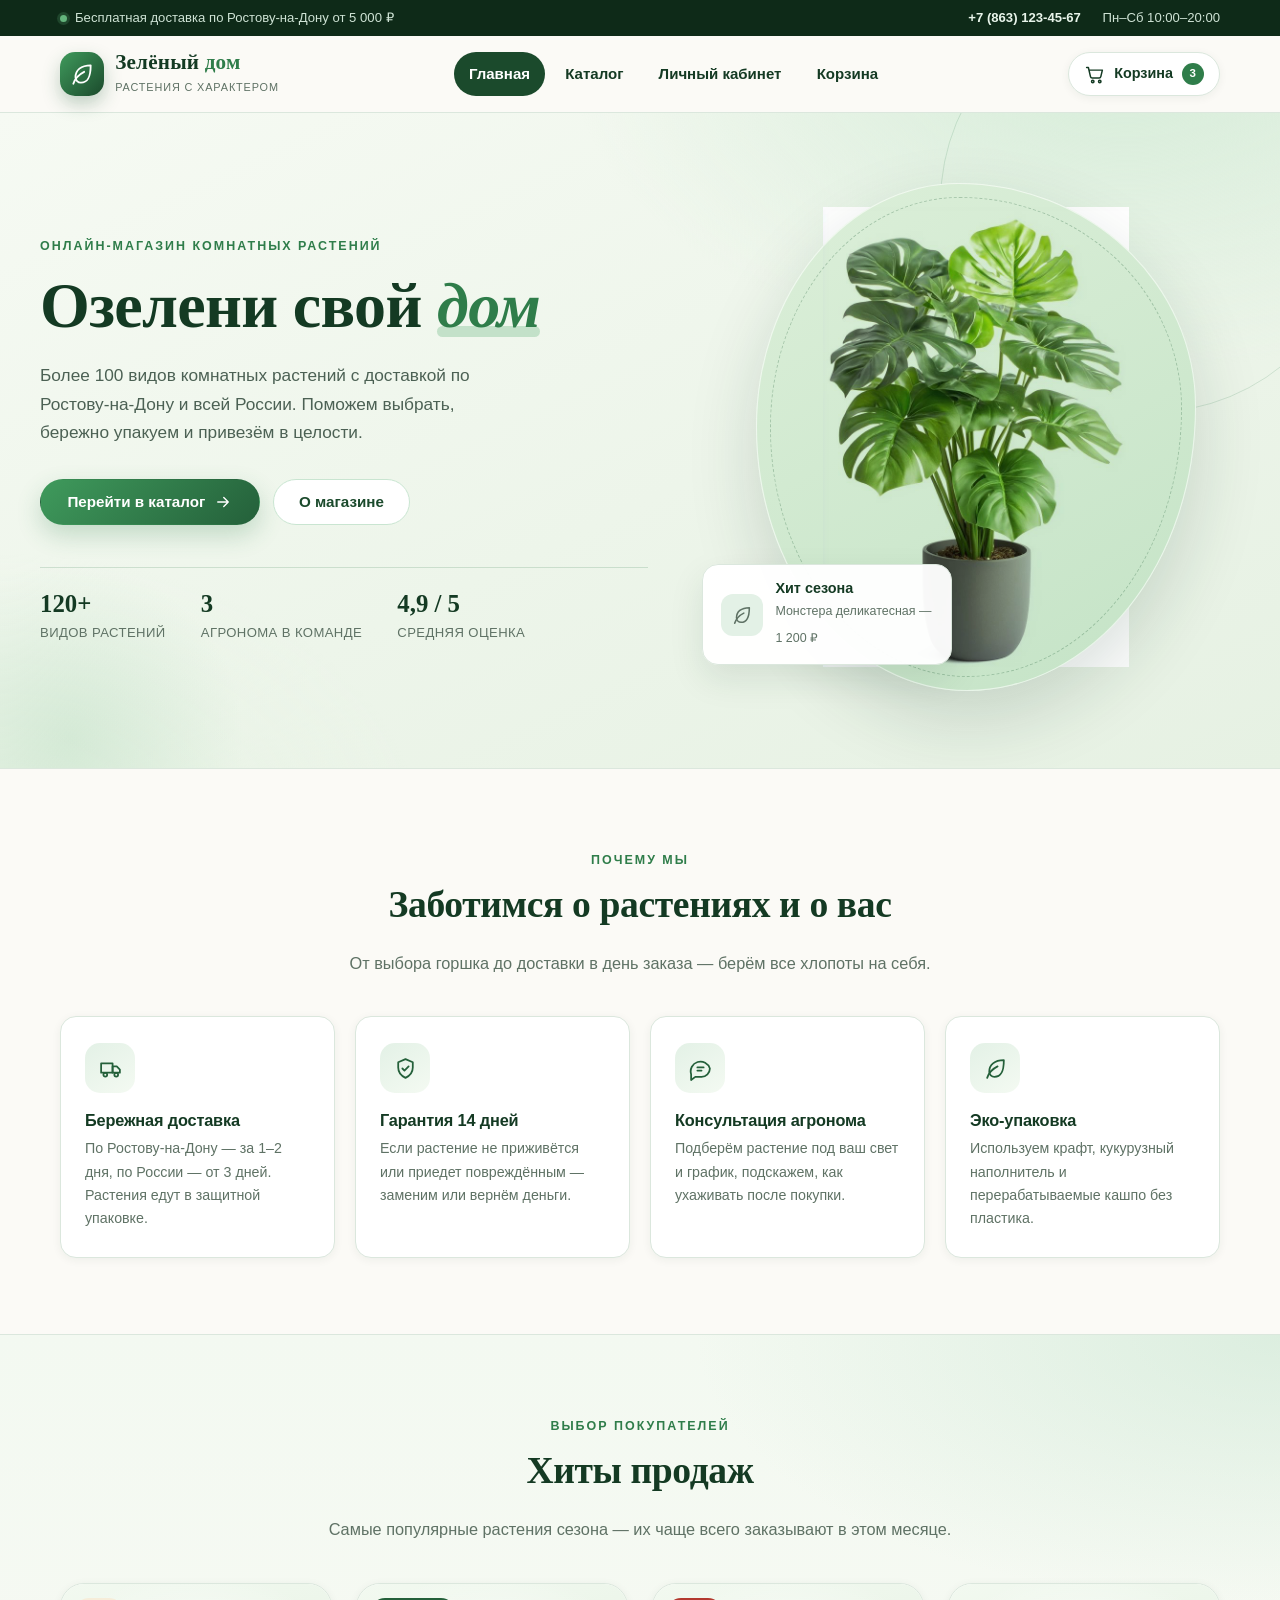
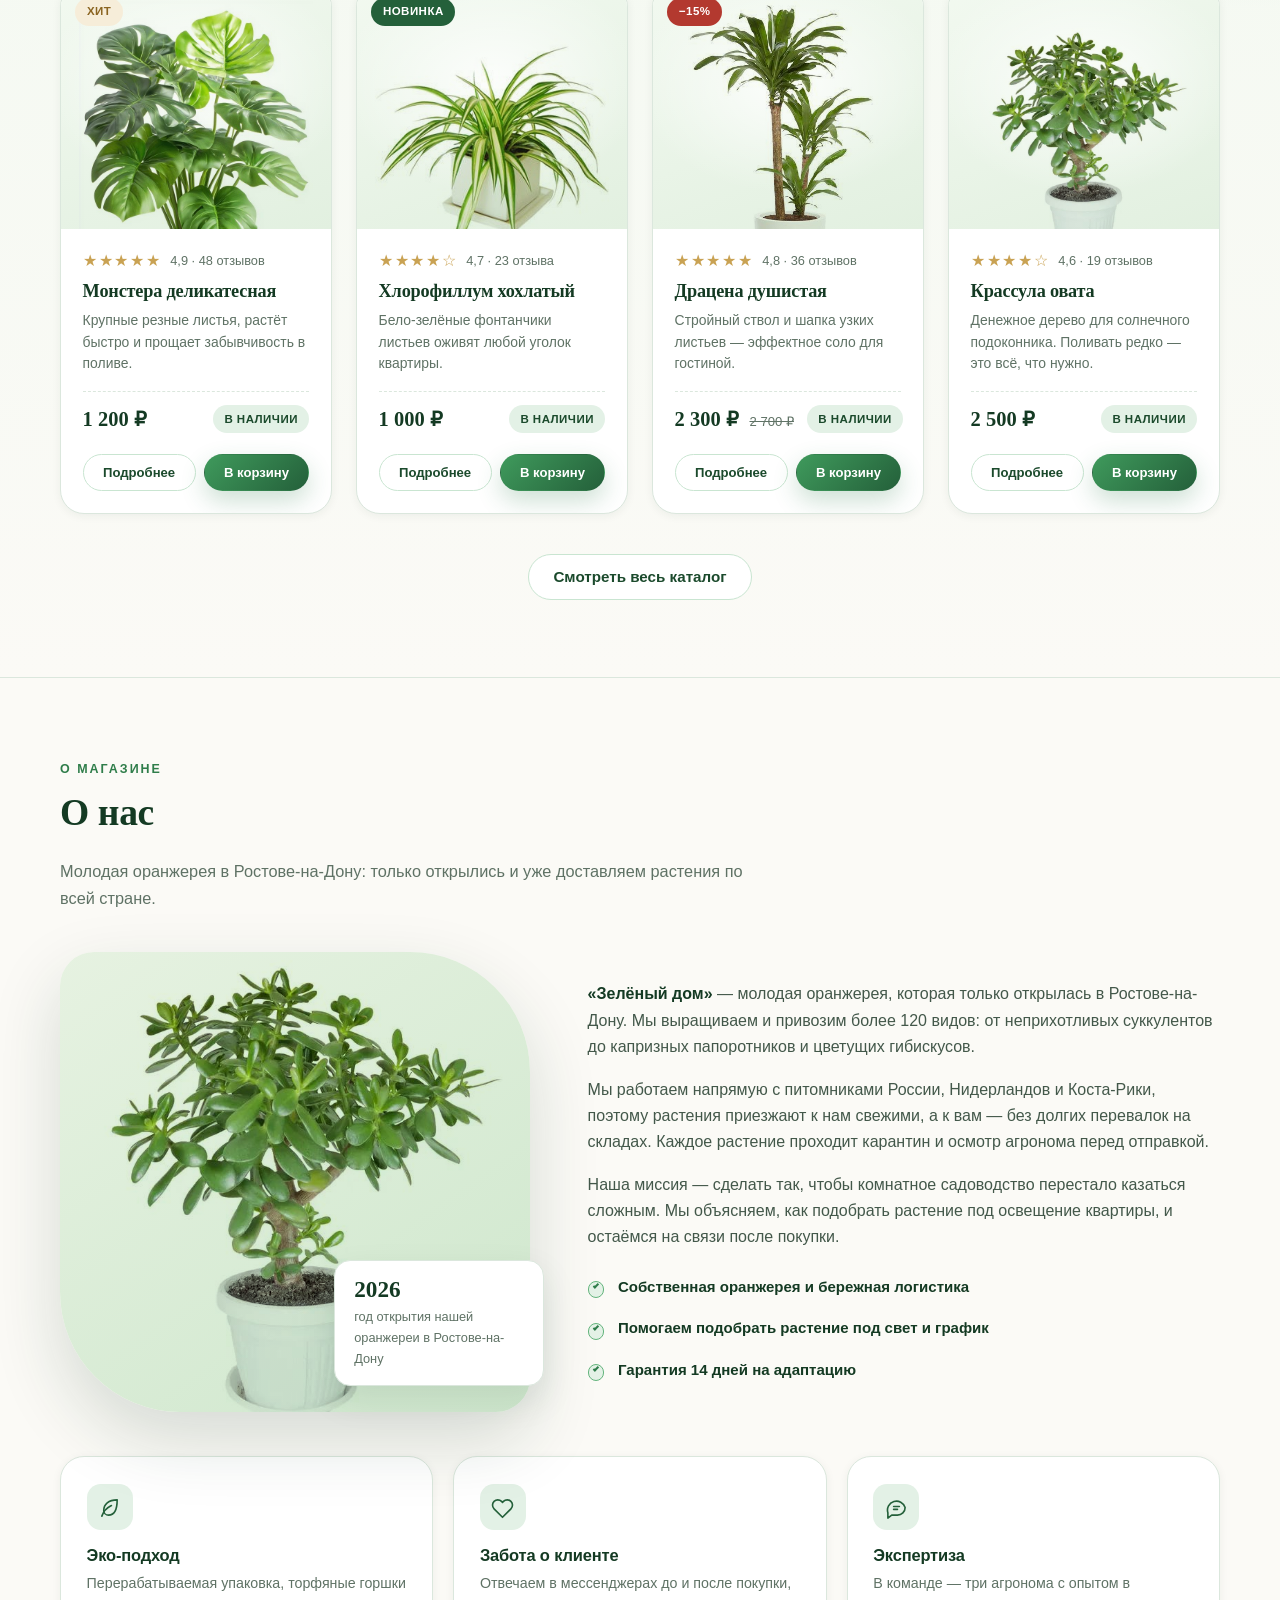
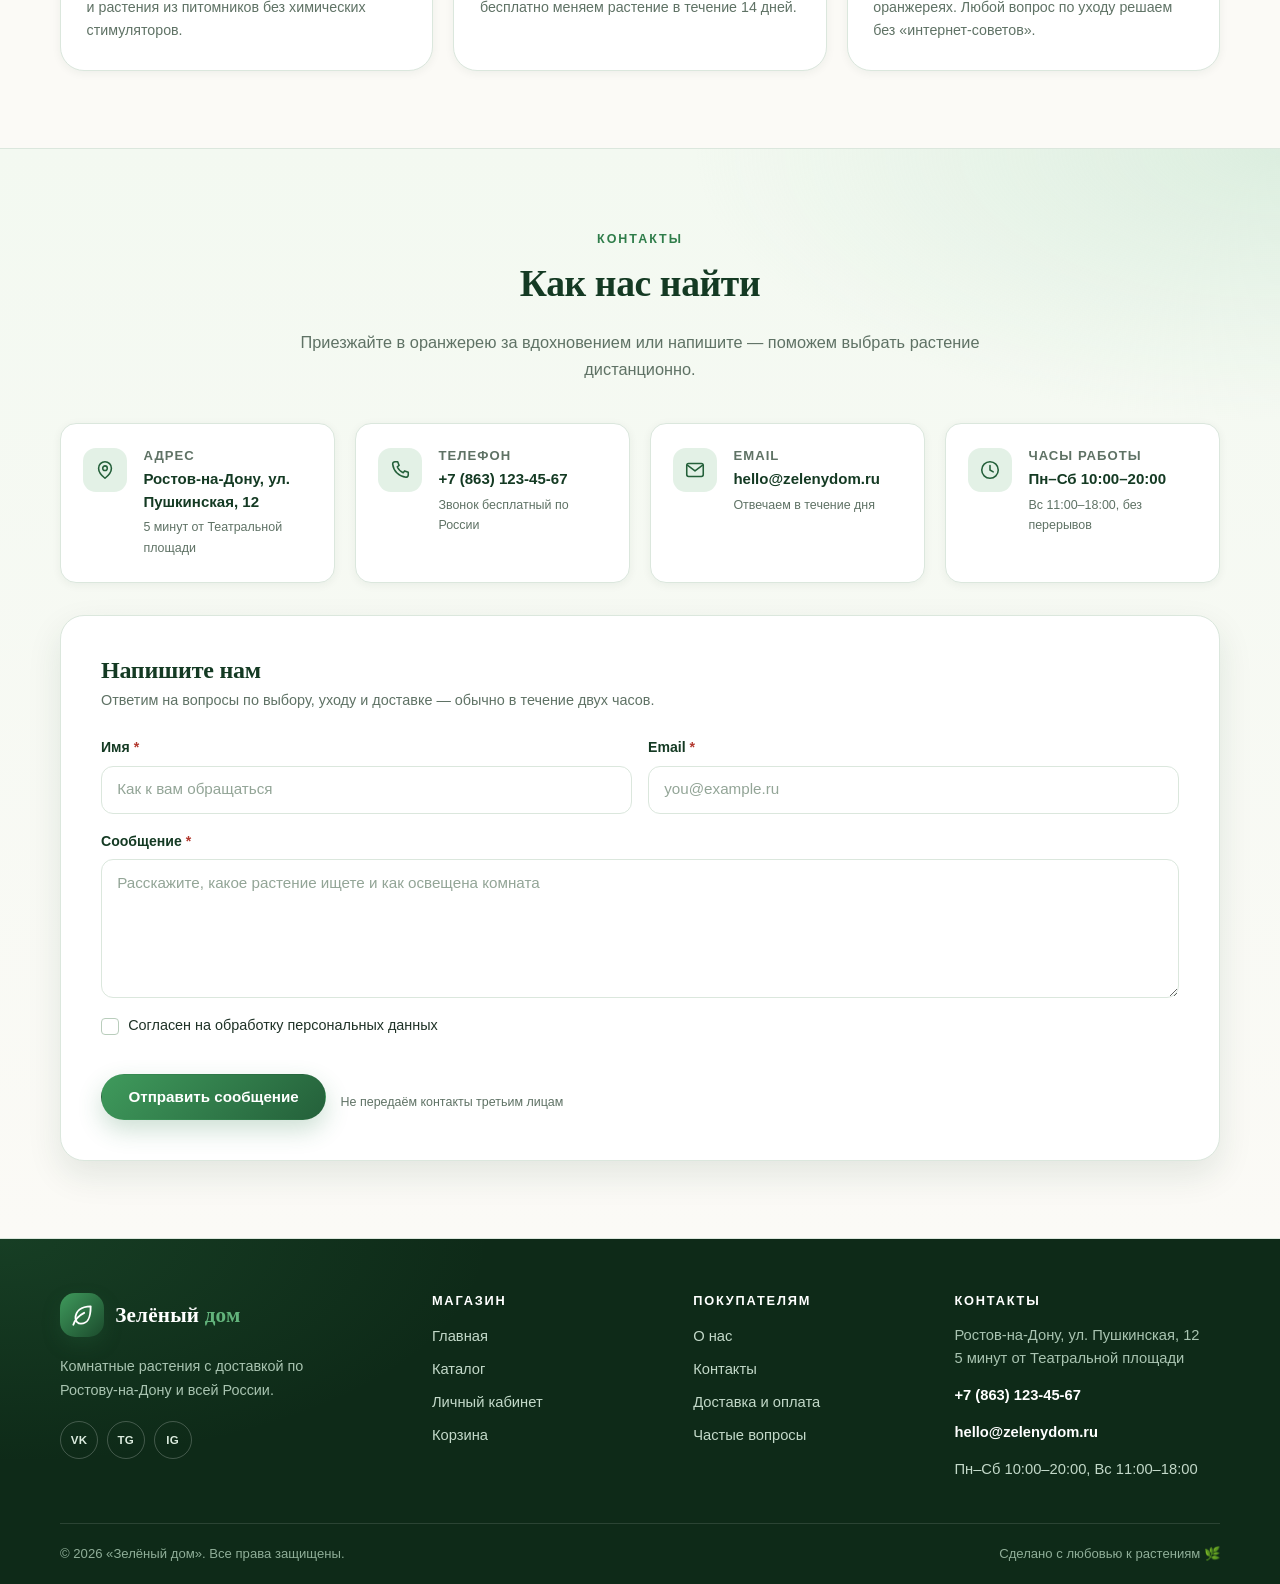
<file: index.html>
<!DOCTYPE html>
<html lang="ru">
<head>
    <meta charset="UTF-8">
    <meta name="viewport" content="width=device-width, initial-scale=1.0">
    <meta name="description" content="«Зелёный дом» — онлайн-магазин комнатных растений с доставкой по Ростову-на-Дону и России. Более 100 видов, консультации агронома, гарантия 14 дней.">
    <title>Зелёный дом — комнатные растения с доставкой</title>
    <link rel="preconnect" href="https://cdn.jsdelivr.net">
    <link href="https://cdn.jsdelivr.net/npm/bootstrap@5.3.3/dist/css/bootstrap.min.css" rel="stylesheet">
    <link rel="stylesheet" href="green_shop/css/style.css">
    <link rel="stylesheet" href="green_shop/css/responsive.css">
</head>
<body>
    <a class="skip-link" href="#main">Перейти к содержимому</a>
    <div class="topbar">
        <div class="container topbar__inner">
            <span class="topbar__note">Бесплатная доставка по Ростову-на-Дону от 5 000 ₽</span>
            <div class="topbar__links">
                <a href="tel:+78631234567">+7 (863) 123-45-67</a>
                <span class="topbar__hours">Пн–Сб 10:00–20:00</span>
            </div>
        </div>
    </div>

    <header class="site-header">
        <div class="container">
            <a class="brand" href="index.html" aria-label="Зелёный дом — на главную">
                <span class="brand__mark" aria-hidden="true">
                    <svg viewBox="0 0 24 24" fill="none" stroke="currentColor" stroke-width="1.7" stroke-linecap="round" stroke-linejoin="round"><path d="M20 4c-9 0-14 4.5-14 11a5 5 0 0 0 5 5c6.5 0 9-5 9-16Z"/><path d="M4 21c2-6 6-9 10-11"/></svg>
                </span>
                <span>
                    <span class="brand__text">Зелёный <em>дом</em></span>
                    <span class="brand__tagline">растения с характером</span>
                </span>
            </a>
            <nav class="main-nav" aria-label="Основная навигация">
                <ul>
                    <li><a class="active" href="index.html" aria-current="page">Главная</a></li>
                    <li><a href="green_shop/catalog.html">Каталог</a></li>
                    <li><a href="green_shop/account.html">Личный кабинет</a></li>
                    <li><a href="green_shop/cart.html">Корзина</a></li>
                </ul>
            </nav>
            <div class="header-actions">
                <a href="green_shop/cart.html" class="cart-link" aria-label="Корзина, 3 товара">
                    <svg viewBox="0 0 24 24" fill="none" stroke="currentColor" stroke-width="1.7" stroke-linecap="round" stroke-linejoin="round" aria-hidden="true"><path d="M3 4h2l2.4 10.4a2 2 0 0 0 2 1.6h7.8a2 2 0 0 0 2-1.6L21 7H6"/><circle cx="10" cy="20" r="1.4"/><circle cx="18" cy="20" r="1.4"/></svg>
                    <span class="cart-link__text">Корзина</span>
                    <span class="cart-count">3</span>
                </a>
            </div>
        </div>
    </header>
    <main id="main">
        <section class="hero" aria-labelledby="hero-title">
            <div class="container hero__grid">
                <div class="hero__content">
                    <span class="eyebrow">Онлайн-магазин комнатных растений</span>
                    <h1 class="hero__title text-balance" id="hero-title">Озелени свой <em>дом</em></h1>
                    <p class="hero__lead">Более 100 видов комнатных растений с доставкой по Ростову-на-Дону и всей России. Поможем выбрать, бережно упакуем и привезём в целости.</p>
                    <div class="hero__actions">
                        <a href="green_shop/catalog.html" class="btn">Перейти в каталог
                            <svg viewBox="0 0 24 24" fill="none" stroke="currentColor" stroke-width="1.8" stroke-linecap="round" stroke-linejoin="round" aria-hidden="true"><path d="M5 12h14M13 6l6 6-6 6"/></svg>
                        </a>
                        <a href="#about" class="btn-secondary">О магазине</a>
                    </div>
                    <dl class="hero__stats">
                        <div class="hero__stat">
                            <dt>120+</dt>
                            <dd>видов растений</dd>
                        </div>
                        <div class="hero__stat">
                            <dt>3</dt>
                            <dd>агронома в команде</dd>
                        </div>
                        <div class="hero__stat">
                            <dt>4,9 / 5</dt>
                            <dd>средняя оценка</dd>
                        </div>
                    </dl>
                </div>
                <div class="hero__media">
                    <div class="hero__blob">
                        <img src="green_shop/img/plant1.jpg" width="640" height="960" alt="Монстера деликатесная с крупными резными листьями в сером кашпо">
                    </div>
                    <div class="hero__badge">
                        <span class="hero__badge-icon" aria-hidden="true">
                            <svg viewBox="0 0 24 24" fill="none" stroke="currentColor" stroke-width="1.7" stroke-linecap="round" stroke-linejoin="round"><path d="M20 4c-9 0-14 4.5-14 11a5 5 0 0 0 5 5c6.5 0 9-5 9-16Z"/><path d="M4 21c2-6 6-9 10-11"/></svg>
                        </span>
                        <div>
                            <strong>Хит сезона</strong>
                            <span>Монстера деликатесная — 1 200 ₽</span>
                        </div>
                    </div>
                </div>
            </div>
        </section>
        <section class="section" aria-labelledby="features-title">
            <div class="container">
                <div class="section-head">
                    <span class="eyebrow">Почему мы</span>
                    <h2 id="features-title">Заботимся о растениях и о вас</h2>
                    <p>От выбора горшка до доставки в день заказа — берём все хлопоты на себя.</p>
                </div>
                <div class="features">
                    <article class="feature">
                        <div class="feature__icon" aria-hidden="true">
                            <svg viewBox="0 0 24 24" fill="none" stroke="currentColor" stroke-width="1.7" stroke-linecap="round" stroke-linejoin="round"><path d="M3 7h11v9H3z"/><path d="M14 10h4l3 3v3h-7z"/><circle cx="7" cy="18" r="1.8"/><circle cx="17.5" cy="18" r="1.8"/></svg>
                        </div>
                        <h3>Бережная доставка</h3>
                        <p>По Ростову-на-Дону — за 1–2 дня, по России — от 3 дней. Растения едут в защитной упаковке.</p>
                    </article>
                    <article class="feature">
                        <div class="feature__icon" aria-hidden="true">
                            <svg viewBox="0 0 24 24" fill="none" stroke="currentColor" stroke-width="1.7" stroke-linecap="round" stroke-linejoin="round"><path d="M12 3 5 6v5c0 4.5 3 8 7 10 4-2 7-5.5 7-10V6l-7-3Z"/><path d="m9 12 2 2 4-4"/></svg>
                        </div>
                        <h3>Гарантия 14 дней</h3>
                        <p>Если растение не приживётся или приедет повреждённым — заменим или вернём деньги.</p>
                    </article>
                    <article class="feature">
                        <div class="feature__icon" aria-hidden="true">
                            <svg viewBox="0 0 24 24" fill="none" stroke="currentColor" stroke-width="1.7" stroke-linecap="round" stroke-linejoin="round"><path d="M21 12a8 8 0 0 1-8 8H7l-4 3v-5.5A8 8 0 1 1 21 12Z"/><path d="M9 11h6M9 14h4"/></svg>
                        </div>
                        <h3>Консультация агронома</h3>
                        <p>Подберём растение под ваш свет и график, подскажем, как ухаживать после покупки.</p>
                    </article>
                    <article class="feature">
                        <div class="feature__icon" aria-hidden="true">
                            <svg viewBox="0 0 24 24" fill="none" stroke="currentColor" stroke-width="1.7" stroke-linecap="round" stroke-linejoin="round"><path d="M20 4c-9 0-14 4.5-14 11a5 5 0 0 0 5 5c6.5 0 9-5 9-16Z"/><path d="M4 21c2-6 6-9 10-11"/></svg>
                        </div>
                        <h3>Эко-упаковка</h3>
                        <p>Используем крафт, кукурузный наполнитель и перерабатываемые кашпо без пластика.</p>
                    </article>
                </div>
            </div>
        </section>
        <section class="section section--tint" aria-labelledby="bestsellers-title">
            <div class="container">
                <div class="section-head">
                    <span class="eyebrow">Выбор покупателей</span>
                    <h2 id="bestsellers-title">Хиты продаж</h2>
                    <p>Самые популярные растения сезона — их чаще всего заказывают в этом месяце.</p>
                </div>
                <div class="products-grid">
                    <article class="product-card">
                        <div class="product-card__media">
                            <span class="product-card__badge badge-hit">Хит</span>
                            <img src="green_shop/img/plant1.jpg" width="640" height="960" alt="Монстера деликатесная" loading="lazy">
                        </div>
                        <div class="product-card__body">
                            <div class="product-card__meta">
                                <span class="stars" aria-hidden="true">★★★★★</span>
                                <span>4,9 · 48 отзывов</span>
                            </div>
                            <h3 class="product-card__title"><a href="green_shop/product.html">Монстера деликатесная</a></h3>
                            <p class="product-card__text">Крупные резные листья, растёт быстро и прощает забывчивость в поливе.</p>
                            <div class="product-card__foot">
                                <p class="price">1 200 ₽</p>
                                <span class="badge-soft">В наличии</span>
                            </div>
                            <div class="product-card__actions">
                                <a href="green_shop/product.html" class="btn-secondary">Подробнее</a>
                                <button type="button" class="btn">В корзину</button>
                            </div>
                        </div>
                    </article>
                    <article class="product-card">
                        <div class="product-card__media">
                            <span class="product-card__badge badge-new">Новинка</span>
                            <img src="green_shop/img/plant2.jpg" width="300" height="400" alt="Хлорофиллум хохлатый" loading="lazy">
                        </div>
                        <div class="product-card__body">
                            <div class="product-card__meta">
                                <span class="stars" aria-hidden="true">★★★★☆</span>
                                <span>4,7 · 23 отзыва</span>
                            </div>
                            <h3 class="product-card__title"><a href="green_shop/product.html">Хлорофиллум хохлатый</a></h3>
                            <p class="product-card__text">Бело-зелёные фонтанчики листьев оживят любой уголок квартиры.</p>
                            <div class="product-card__foot">
                                <p class="price">1 000 ₽</p>
                                <span class="badge-soft">В наличии</span>
                            </div>
                            <div class="product-card__actions">
                                <a href="green_shop/product.html" class="btn-secondary">Подробнее</a>
                                <button type="button" class="btn">В корзину</button>
                            </div>
                        </div>
                    </article>
                    <article class="product-card">
                        <div class="product-card__media">
                            <span class="product-card__badge badge-sale">−15%</span>
                            <img src="green_shop/img/plant3.jpg" width="435" height="518" alt="Драцена душистая" loading="lazy">
                        </div>
                        <div class="product-card__body">
                            <div class="product-card__meta">
                                <span class="stars" aria-hidden="true">★★★★★</span>
                                <span>4,8 · 36 отзывов</span>
                            </div>
                            <h3 class="product-card__title"><a href="green_shop/product.html">Драцена душистая</a></h3>
                            <p class="product-card__text">Стройный ствол и шапка узких листьев — эффектное соло для гостиной.</p>
                            <div class="product-card__foot">
                                <p class="price">2 300 ₽ <span class="price-old">2 700 ₽</span></p>
                                <span class="badge-soft">В наличии</span>
                            </div>
                            <div class="product-card__actions">
                                <a href="green_shop/product.html" class="btn-secondary">Подробнее</a>
                                <button type="button" class="btn">В корзину</button>
                            </div>
                        </div>
                    </article>
                    <article class="product-card">
                        <div class="product-card__media">
                            <img src="green_shop/img/plant4.jpg" width="680" height="837" alt="Крассула овата (денежное дерево)" loading="lazy">
                        </div>
                        <div class="product-card__body">
                            <div class="product-card__meta">
                                <span class="stars" aria-hidden="true">★★★★☆</span>
                                <span>4,6 · 19 отзывов</span>
                            </div>
                            <h3 class="product-card__title"><a href="green_shop/product.html">Крассула овата</a></h3>
                            <p class="product-card__text">Денежное дерево для солнечного подоконника. Поливать редко — это всё, что нужно.</p>
                            <div class="product-card__foot">
                                <p class="price">2 500 ₽</p>
                                <span class="badge-soft">В наличии</span>
                            </div>
                            <div class="product-card__actions">
                                <a href="green_shop/product.html" class="btn-secondary">Подробнее</a>
                                <button type="button" class="btn">В корзину</button>
                            </div>
                        </div>
                    </article>
                </div>
                <div class="section-actions">
                    <a href="green_shop/catalog.html" class="btn-secondary">Смотреть весь каталог</a>
                </div>
            </div>
        </section>
        <section class="section" aria-labelledby="about">
            <div class="container">
                <div class="section-head section-head--left">
                    <span class="eyebrow">О магазине</span>
                    <h2 id="about">О нас</h2>
                    <p>Молодая оранжерея в Ростове-на-Дону: только открылись и уже доставляем растения по всей стране.</p>
                </div>
                <div class="about-grid">
                    <div class="about-media">
                        <div class="about-media__frame">
                            <img src="green_shop/img/plant4.jpg" width="680" height="837" alt="Растение из нашей оранжереи — крассула в белом кашпо" loading="lazy">
                        </div>
                        <div class="about-media__caption">
                            <strong>2026</strong>
                            <span>год открытия нашей оранжереи в Ростове-на-Дону</span>
                        </div>
                    </div>
                    <div class="about-text">
                        <p><strong>«Зелёный дом»</strong> — молодая оранжерея, которая только открылась в Ростове-на-Дону. Мы выращиваем и привозим более 120 видов: от неприхотливых суккулентов до капризных папоротников и цветущих гибискусов.</p>
                        <p>Мы работаем напрямую с питомниками России, Нидерландов и Коста-Рики, поэтому растения приезжают к нам свежими, а к вам — без долгих перевалок на складах. Каждое растение проходит карантин и осмотр агронома перед отправкой.</p>
                        <p>Наша миссия — сделать так, чтобы комнатное садоводство перестало казаться сложным. Мы объясняем, как подобрать растение под освещение квартиры, и остаёмся на связи после покупки.</p>
                        <ul class="about-points">
                            <li>Собственная оранжерея и бережная логистика</li>
                            <li>Помогаем подобрать растение под свет и график</li>
                            <li>Гарантия 14 дней на адаптацию</li>
                        </ul>
                    </div>
                </div>

                <div class="values">
                    <article class="value-card">
                        <div class="value-card__icon" aria-hidden="true">
                            <svg viewBox="0 0 24 24" fill="none" stroke="currentColor" stroke-width="1.7" stroke-linecap="round" stroke-linejoin="round"><path d="M20 4c-9 0-14 4.5-14 11a5 5 0 0 0 5 5c6.5 0 9-5 9-16Z"/><path d="M4 21c2-6 6-9 10-11"/></svg>
                        </div>
                        <h3>Эко-подход</h3>
                        <p>Перерабатываемая упаковка, торфяные горшки и растения из питомников без химических стимуляторов.</p>
                    </article>
                    <article class="value-card">
                        <div class="value-card__icon" aria-hidden="true">
                            <svg viewBox="0 0 24 24" fill="none" stroke="currentColor" stroke-width="1.7" stroke-linecap="round" stroke-linejoin="round"><path d="M20.8 5.6a5.5 5.5 0 0 0-7.8 0L12 6.6l-1-1a5.5 5.5 0 0 0-7.8 7.8l8.8 8.8 8.8-8.8a5.5 5.5 0 0 0 0-7.8Z"/></svg>
                        </div>
                        <h3>Забота о клиенте</h3>
                        <p>Отвечаем в мессенджерах до и после покупки, бесплатно меняем растение в течение 14 дней.</p>
                    </article>
                    <article class="value-card">
                        <div class="value-card__icon" aria-hidden="true">
                            <svg viewBox="0 0 24 24" fill="none" stroke="currentColor" stroke-width="1.7" stroke-linecap="round" stroke-linejoin="round"><path d="M21 12a8 8 0 0 1-8 8H7l-4 3v-5.5A8 8 0 1 1 21 12Z"/><path d="M9 11h6M9 14h4"/></svg>
                        </div>
                        <h3>Экспертиза</h3>
                        <p>В команде — три агронома с опытом в оранжереях. Любой вопрос по уходу решаем без «интернет-советов».</p>
                    </article>
                </div>
            </div>
        </section>
        <section class="section section--tint" aria-labelledby="contacts">
            <div class="container">
                <div class="section-head">
                    <span class="eyebrow">Контакты</span>
                    <h2 id="contacts">Как нас найти</h2>
                    <p>Приезжайте в оранжерею за вдохновением или напишите — поможем выбрать растение дистанционно.</p>
                </div>
                <div class="contacts-grid">
                    <article class="contact-card">
                        <span class="contact-card__icon" aria-hidden="true">
                            <svg viewBox="0 0 24 24" fill="none" stroke="currentColor" stroke-width="1.7" stroke-linecap="round" stroke-linejoin="round"><path d="M12 21s7-5.6 7-11a7 7 0 1 0-14 0c0 5.4 7 11 7 11Z"/><circle cx="12" cy="10" r="2.5"/></svg>
                        </span>
                        <div>
                            <h3>Адрес</h3>
                            <address>Ростов-на-Дону, ул. Пушкинская, 12</address>
                            <small>5 минут от Театральной площади</small>
                        </div>
                    </article>
                    <article class="contact-card">
                        <span class="contact-card__icon" aria-hidden="true">
                            <svg viewBox="0 0 24 24" fill="none" stroke="currentColor" stroke-width="1.7" stroke-linecap="round" stroke-linejoin="round"><path d="M6.5 3h3l1.5 4-2 1.5a12 12 0 0 0 6.5 6.5L17 13l4 1.5v3A2.5 2.5 0 0 1 18.5 20 16.5 16.5 0 0 1 4 5.5 2.5 2.5 0 0 1 6.5 3Z"/></svg>
                        </span>
                        <div>
                            <h3>Телефон</h3>
                            <p><a href="tel:+78631234567">+7 (863) 123-45-67</a></p>
                            <small>Звонок бесплатный по России</small>
                        </div>
                    </article>
                    <article class="contact-card">
                        <span class="contact-card__icon" aria-hidden="true">
                            <svg viewBox="0 0 24 24" fill="none" stroke="currentColor" stroke-width="1.7" stroke-linecap="round" stroke-linejoin="round"><rect x="3" y="5" width="18" height="14" rx="2"/><path d="m4 7 8 6 8-6"/></svg>
                        </span>
                        <div>
                            <h3>Email</h3>
                            <p><a href="mailto:hello@zelenydom.ru">hello@zelenydom.ru</a></p>
                            <small>Отвечаем в течение дня</small>
                        </div>
                    </article>
                    <article class="contact-card">
                        <span class="contact-card__icon" aria-hidden="true">
                            <svg viewBox="0 0 24 24" fill="none" stroke="currentColor" stroke-width="1.7" stroke-linecap="round" stroke-linejoin="round"><circle cx="12" cy="12" r="9"/><path d="M12 7v5l3.5 2"/></svg>
                        </span>
                        <div>
                            <h3>Часы работы</h3>
                            <p>Пн–Сб 10:00–20:00</p>
                            <small>Вс 11:00–18:00, без перерывов</small>
                        </div>
                    </article>
                </div>

                <div class="form-panel">
                    <div class="form-panel__head">
                        <h3>Напишите нам</h3>
                        <p>Ответим на вопросы по выбору, уходу и доставке — обычно в течение двух часов.</p>
                    </div>
                    <form action="#" method="post">
                        <div class="row g-3">
                            <div class="col-md-6">
                                <label class="form-label" for="contact-name">Имя <span class="required">*</span></label>
                                <input class="form-control" id="contact-name" name="name" type="text" placeholder="Как к вам обращаться" autocomplete="name" required>
                            </div>
                            <div class="col-md-6">
                                <label class="form-label" for="contact-email">Email <span class="required">*</span></label>
                                <input class="form-control" id="contact-email" name="email" type="email" placeholder="you@example.ru" autocomplete="email" required>
                            </div>
                            <div class="col-12">
                                <label class="form-label" for="contact-message">Сообщение <span class="required">*</span></label>
                                <textarea class="form-control" id="contact-message" name="message" rows="5" placeholder="Расскажите, какое растение ищете и как освещена комната" required></textarea>
                            </div>
                            <div class="col-12">
                                <div class="form-check">
                                    <input class="form-check-input" id="contact-consent" name="consent" type="checkbox" required>
                                    <label class="form-check-label" for="contact-consent">Согласен на обработку персональных данных</label>
                                </div>
                            </div>
                        </div>
                        <div class="form-actions">
                            <button type="submit" class="btn">Отправить сообщение</button>
                            <span class="form-note">Не передаём контакты третьим лицам</span>
                        </div>
                    </form>
                </div>
            </div>
        </section>
    </main>
    <footer class="site-footer">
        <div class="container">
            <div class="footer-grid">
                <div class="footer-brand">
                    <a class="brand" href="index.html" aria-label="Зелёный дом — на главную">
                        <span class="brand__mark" aria-hidden="true">
                            <svg viewBox="0 0 24 24" fill="none" stroke="currentColor" stroke-width="1.7" stroke-linecap="round" stroke-linejoin="round"><path d="M20 4c-9 0-14 4.5-14 11a5 5 0 0 0 5 5c6.5 0 9-5 9-16Z"/><path d="M4 21c2-6 6-9 10-11"/></svg>
                        </span>
                        <span class="brand__text">Зелёный <em>дом</em></span>
                    </a>
                    <p>Комнатные растения с доставкой по Ростову-на-Дону и всей России.</p>
                    <div class="socials">
                        <a href="https://vk.com" target="_blank" rel="noopener" aria-label="ВКонтакте">VK</a>
                        <a href="https://t.me" target="_blank" rel="noopener" aria-label="Telegram">TG</a>
                        <a href="https://instagram.com" target="_blank" rel="noopener" aria-label="Instagram">IG</a>
                    </div>
                </div>
                <div class="footer-col">
                    <h3>Магазин</h3>
                    <ul class="footer-list">
                        <li><a href="index.html">Главная</a></li>
                        <li><a href="green_shop/catalog.html">Каталог</a></li>
                        <li><a href="green_shop/account.html">Личный кабинет</a></li>
                        <li><a href="green_shop/cart.html">Корзина</a></li>
                    </ul>
                </div>
                <div class="footer-col">
                    <h3>Покупателям</h3>
                    <ul class="footer-list">
                        <li><a href="index.html#about">О нас</a></li>
                        <li><a href="index.html#contacts">Контакты</a></li>
                        <li><a href="green_shop/cart.html#delivery">Доставка и оплата</a></li>
                        <li><a href="green_shop/cart.html#faq">Частые вопросы</a></li>
                    </ul>
                </div>
                <div class="footer-col footer-col--contacts">
                    <h3>Контакты</h3>
                    <div class="footer-contacts">
                        <address>Ростов-на-Дону, ул. Пушкинская, 12<br>5 минут от Театральной площади</address>
                        <a href="tel:+78631234567">+7 (863) 123-45-67</a>
                        <a href="mailto:hello@zelenydom.ru">hello@zelenydom.ru</a>
                        <span>Пн–Сб 10:00–20:00, Вс 11:00–18:00</span>
                    </div>
                </div>
            </div>
            <div class="footer-bottom">
                <p>© 2026 «Зелёный дом». Все права защищены.</p>
                <p>Сделано с любовью к растениям 🌿</p>
            </div>
        </div>
    </footer>
</body>
</html>
</file>
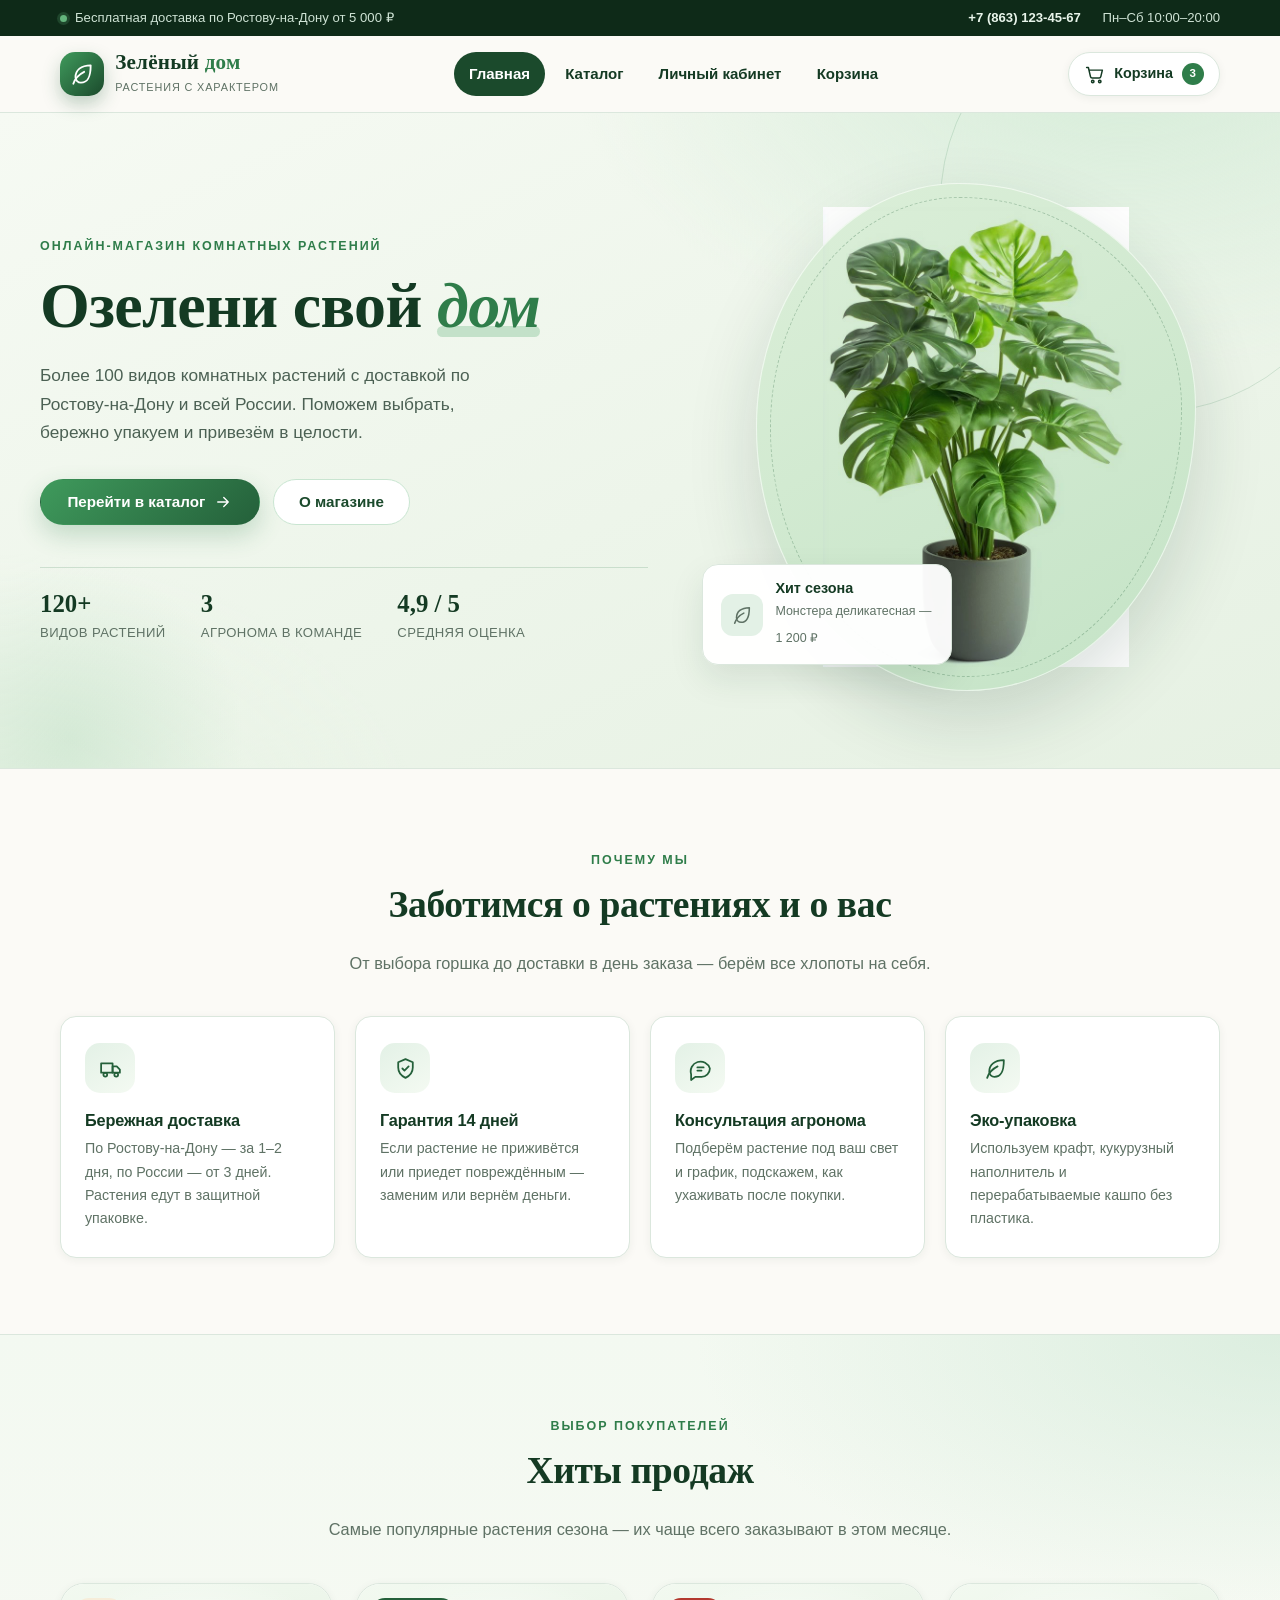
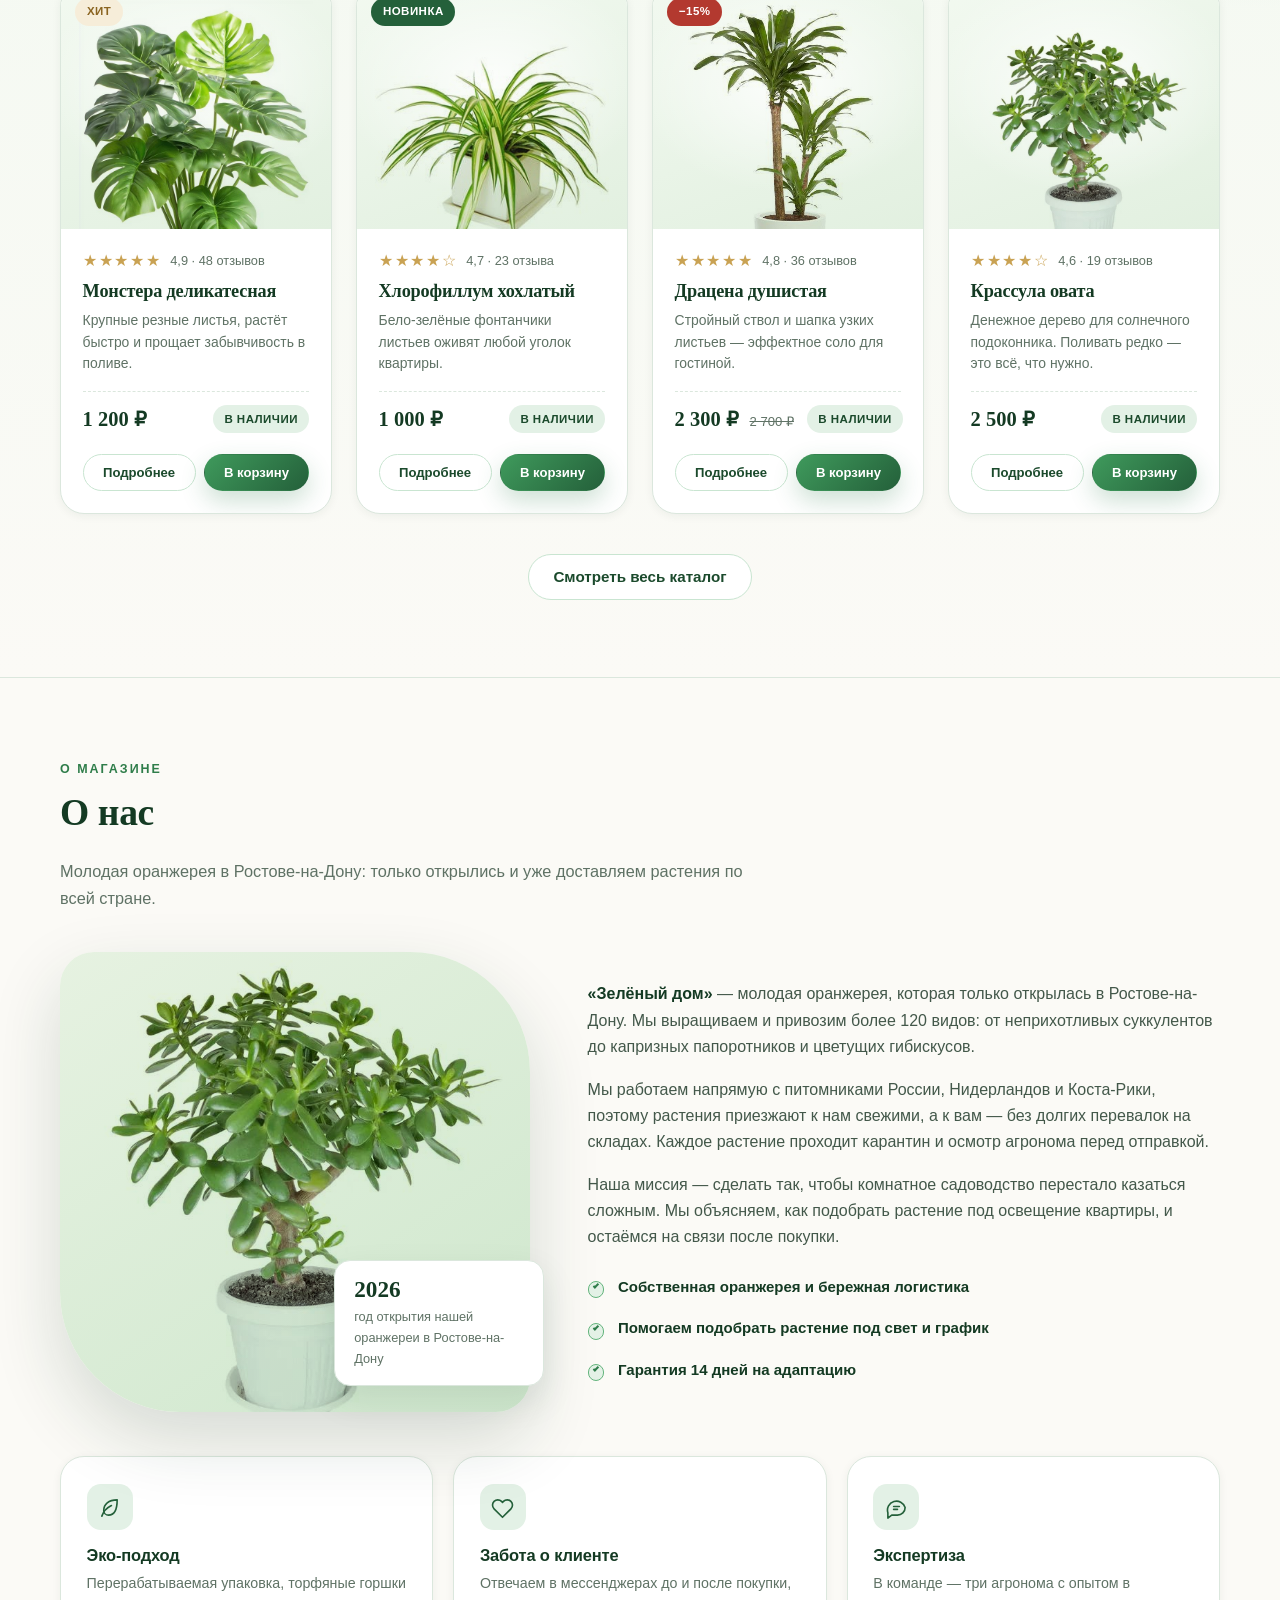
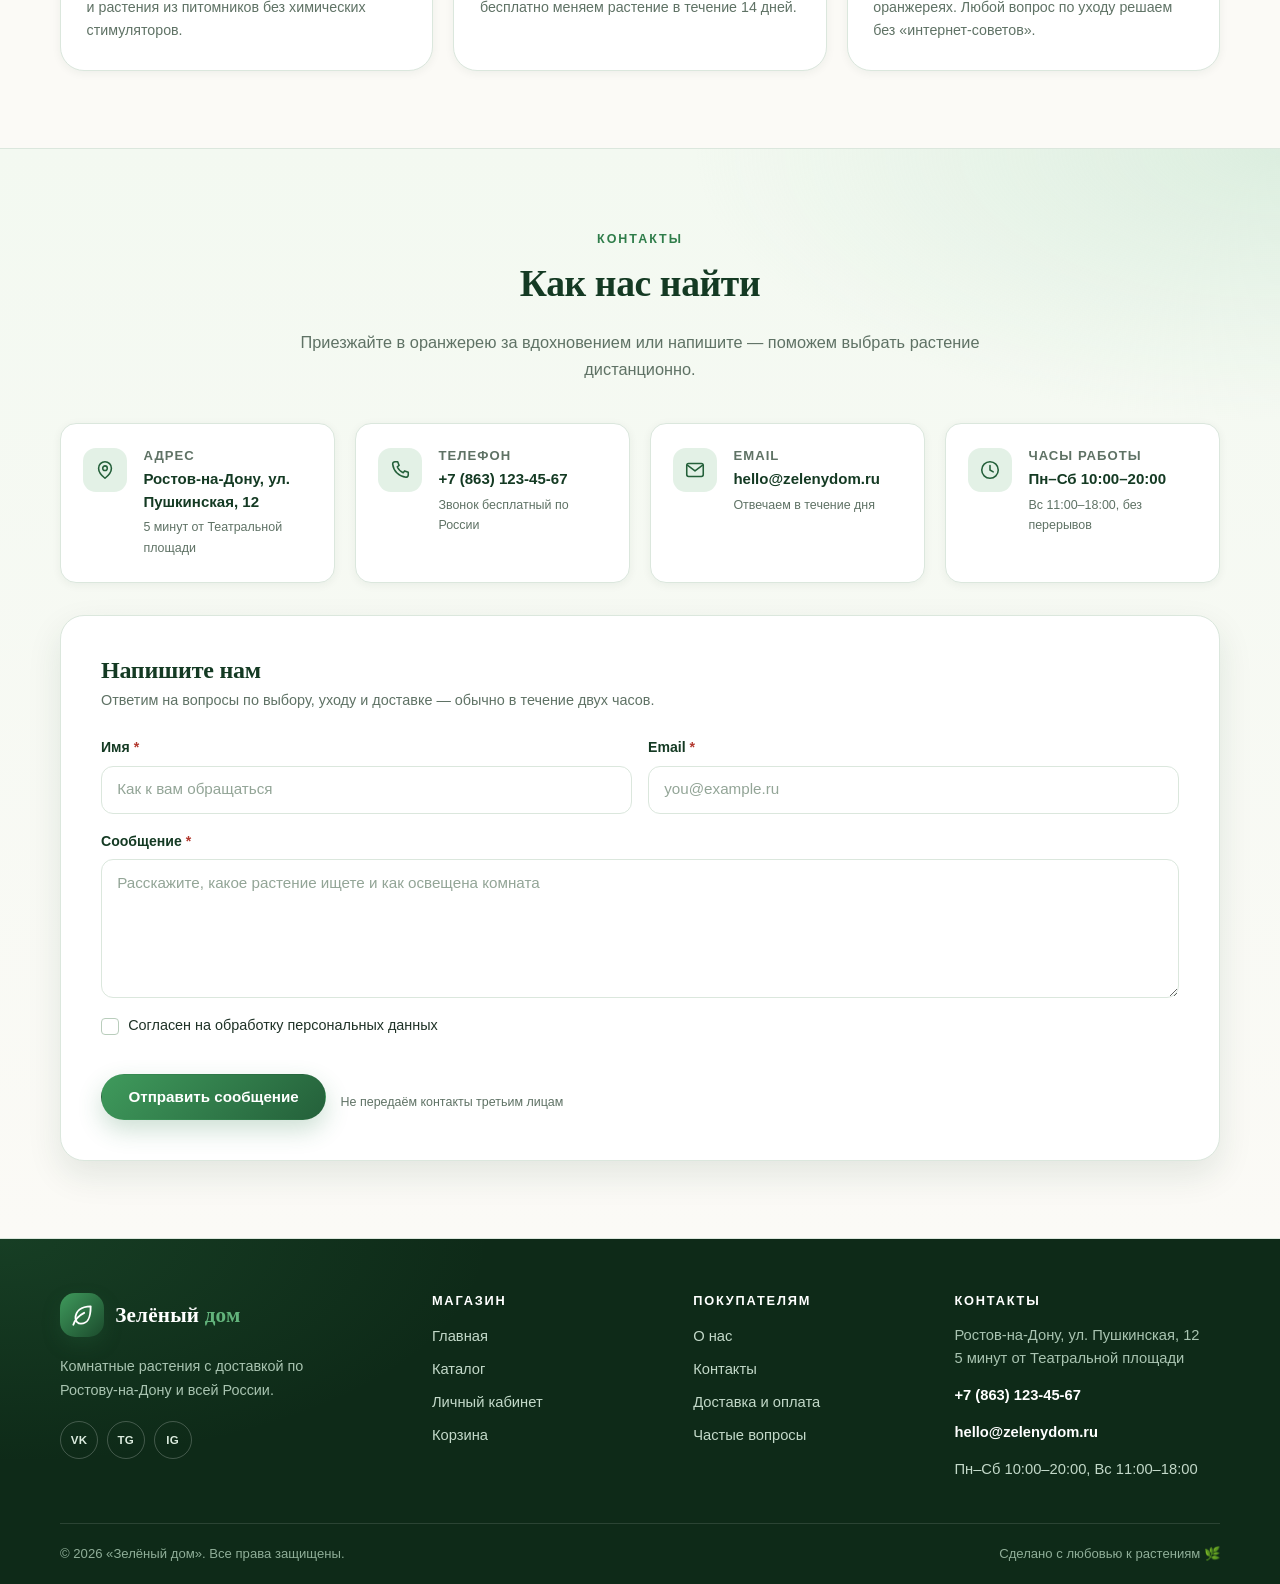
<file: green_shop/index.html>
<!DOCTYPE html>
<html lang="ru">
<head>
    <meta charset="UTF-8">
    <meta name="viewport" content="width=device-width, initial-scale=1.0">
    <meta name="description" content="«Зелёный дом» — онлайн-магазин комнатных растений с доставкой по Ростову-на-Дону и России. Более 100 видов, консультации агронома, гарантия 14 дней.">
    <title>Зелёный дом — комнатные растения с доставкой</title>
    <link rel="preconnect" href="https://cdn.jsdelivr.net">
    <link href="https://cdn.jsdelivr.net/npm/bootstrap@5.3.3/dist/css/bootstrap.min.css" rel="stylesheet">
    <link rel="stylesheet" href="css/style.css">
    <link rel="stylesheet" href="css/responsive.css">
</head>
<body>
    <a class="skip-link" href="#main">Перейти к содержимому</a>
    <div class="topbar">
        <div class="container topbar__inner">
            <span class="topbar__note">Бесплатная доставка по Ростову-на-Дону от 5 000 ₽</span>
            <div class="topbar__links">
                <a href="tel:+78631234567">+7 (863) 123-45-67</a>
                <span class="topbar__hours">Пн–Сб 10:00–20:00</span>
            </div>
        </div>
    </div>

    <header class="site-header">
        <div class="container">
            <a class="brand" href="index.html" aria-label="Зелёный дом — на главную">
                <span class="brand__mark" aria-hidden="true">
                    <svg viewBox="0 0 24 24" fill="none" stroke="currentColor" stroke-width="1.7" stroke-linecap="round" stroke-linejoin="round"><path d="M20 4c-9 0-14 4.5-14 11a5 5 0 0 0 5 5c6.5 0 9-5 9-16Z"/><path d="M4 21c2-6 6-9 10-11"/></svg>
                </span>
                <span>
                    <span class="brand__text">Зелёный <em>дом</em></span>
                    <span class="brand__tagline">растения с характером</span>
                </span>
            </a>
            <nav class="main-nav" aria-label="Основная навигация">
                <ul>
                    <li><a class="active" href="index.html" aria-current="page">Главная</a></li>
                    <li><a href="catalog.html">Каталог</a></li>
                    <li><a href="account.html">Личный кабинет</a></li>
                    <li><a href="cart.html">Корзина</a></li>
                </ul>
            </nav>
            <div class="header-actions">
                <a href="cart.html" class="cart-link" aria-label="Корзина, 3 товара">
                    <svg viewBox="0 0 24 24" fill="none" stroke="currentColor" stroke-width="1.7" stroke-linecap="round" stroke-linejoin="round" aria-hidden="true"><path d="M3 4h2l2.4 10.4a2 2 0 0 0 2 1.6h7.8a2 2 0 0 0 2-1.6L21 7H6"/><circle cx="10" cy="20" r="1.4"/><circle cx="18" cy="20" r="1.4"/></svg>
                    <span class="cart-link__text">Корзина</span>
                    <span class="cart-count">3</span>
                </a>
            </div>
        </div>
    </header>
    <main id="main">
        <section class="hero" aria-labelledby="hero-title">
            <div class="container hero__grid">
                <div class="hero__content">
                    <span class="eyebrow">Онлайн-магазин комнатных растений</span>
                    <h1 class="hero__title text-balance" id="hero-title">Озелени свой <em>дом</em></h1>
                    <p class="hero__lead">Более 100 видов комнатных растений с доставкой по Ростову-на-Дону и всей России. Поможем выбрать, бережно упакуем и привезём в целости.</p>
                    <div class="hero__actions">
                        <a href="catalog.html" class="btn">Перейти в каталог
                            <svg viewBox="0 0 24 24" fill="none" stroke="currentColor" stroke-width="1.8" stroke-linecap="round" stroke-linejoin="round" aria-hidden="true"><path d="M5 12h14M13 6l6 6-6 6"/></svg>
                        </a>
                        <a href="#about" class="btn-secondary">О магазине</a>
                    </div>
                    <dl class="hero__stats">
                        <div class="hero__stat">
                            <dt>120+</dt>
                            <dd>видов растений</dd>
                        </div>
                        <div class="hero__stat">
                            <dt>3</dt>
                            <dd>агронома в команде</dd>
                        </div>
                        <div class="hero__stat">
                            <dt>4,9 / 5</dt>
                            <dd>средняя оценка</dd>
                        </div>
                    </dl>
                </div>
                <div class="hero__media">
                    <div class="hero__blob">
                        <img src="img/plant1.jpg" width="640" height="960" alt="Монстера деликатесная с крупными резными листьями в сером кашпо">
                    </div>
                    <div class="hero__badge">
                        <span class="hero__badge-icon" aria-hidden="true">
                            <svg viewBox="0 0 24 24" fill="none" stroke="currentColor" stroke-width="1.7" stroke-linecap="round" stroke-linejoin="round"><path d="M20 4c-9 0-14 4.5-14 11a5 5 0 0 0 5 5c6.5 0 9-5 9-16Z"/><path d="M4 21c2-6 6-9 10-11"/></svg>
                        </span>
                        <div>
                            <strong>Хит сезона</strong>
                            <span>Монстера деликатесная — 1 200 ₽</span>
                        </div>
                    </div>
                </div>
            </div>
        </section>
        <section class="section" aria-labelledby="features-title">
            <div class="container">
                <div class="section-head">
                    <span class="eyebrow">Почему мы</span>
                    <h2 id="features-title">Заботимся о растениях и о вас</h2>
                    <p>От выбора горшка до доставки в день заказа — берём все хлопоты на себя.</p>
                </div>
                <div class="features">
                    <article class="feature">
                        <div class="feature__icon" aria-hidden="true">
                            <svg viewBox="0 0 24 24" fill="none" stroke="currentColor" stroke-width="1.7" stroke-linecap="round" stroke-linejoin="round"><path d="M3 7h11v9H3z"/><path d="M14 10h4l3 3v3h-7z"/><circle cx="7" cy="18" r="1.8"/><circle cx="17.5" cy="18" r="1.8"/></svg>
                        </div>
                        <h3>Бережная доставка</h3>
                        <p>По Ростову-на-Дону — за 1–2 дня, по России — от 3 дней. Растения едут в защитной упаковке.</p>
                    </article>
                    <article class="feature">
                        <div class="feature__icon" aria-hidden="true">
                            <svg viewBox="0 0 24 24" fill="none" stroke="currentColor" stroke-width="1.7" stroke-linecap="round" stroke-linejoin="round"><path d="M12 3 5 6v5c0 4.5 3 8 7 10 4-2 7-5.5 7-10V6l-7-3Z"/><path d="m9 12 2 2 4-4"/></svg>
                        </div>
                        <h3>Гарантия 14 дней</h3>
                        <p>Если растение не приживётся или приедет повреждённым — заменим или вернём деньги.</p>
                    </article>
                    <article class="feature">
                        <div class="feature__icon" aria-hidden="true">
                            <svg viewBox="0 0 24 24" fill="none" stroke="currentColor" stroke-width="1.7" stroke-linecap="round" stroke-linejoin="round"><path d="M21 12a8 8 0 0 1-8 8H7l-4 3v-5.5A8 8 0 1 1 21 12Z"/><path d="M9 11h6M9 14h4"/></svg>
                        </div>
                        <h3>Консультация агронома</h3>
                        <p>Подберём растение под ваш свет и график, подскажем, как ухаживать после покупки.</p>
                    </article>
                    <article class="feature">
                        <div class="feature__icon" aria-hidden="true">
                            <svg viewBox="0 0 24 24" fill="none" stroke="currentColor" stroke-width="1.7" stroke-linecap="round" stroke-linejoin="round"><path d="M20 4c-9 0-14 4.5-14 11a5 5 0 0 0 5 5c6.5 0 9-5 9-16Z"/><path d="M4 21c2-6 6-9 10-11"/></svg>
                        </div>
                        <h3>Эко-упаковка</h3>
                        <p>Используем крафт, кукурузный наполнитель и перерабатываемые кашпо без пластика.</p>
                    </article>
                </div>
            </div>
        </section>
        <section class="section section--tint" aria-labelledby="bestsellers-title">
            <div class="container">
                <div class="section-head">
                    <span class="eyebrow">Выбор покупателей</span>
                    <h2 id="bestsellers-title">Хиты продаж</h2>
                    <p>Самые популярные растения сезона — их чаще всего заказывают в этом месяце.</p>
                </div>
                <div class="products-grid">
                    <article class="product-card">
                        <div class="product-card__media">
                            <span class="product-card__badge badge-hit">Хит</span>
                            <img src="img/plant1.jpg" width="640" height="960" alt="Монстера деликатесная" loading="lazy">
                        </div>
                        <div class="product-card__body">
                            <div class="product-card__meta">
                                <span class="stars" aria-hidden="true">★★★★★</span>
                                <span>4,9 · 48 отзывов</span>
                            </div>
                            <h3 class="product-card__title"><a href="product.html">Монстера деликатесная</a></h3>
                            <p class="product-card__text">Крупные резные листья, растёт быстро и прощает забывчивость в поливе.</p>
                            <div class="product-card__foot">
                                <p class="price">1 200 ₽</p>
                                <span class="badge-soft">В наличии</span>
                            </div>
                            <div class="product-card__actions">
                                <a href="product.html" class="btn-secondary">Подробнее</a>
                                <button type="button" class="btn">В корзину</button>
                            </div>
                        </div>
                    </article>
                    <article class="product-card">
                        <div class="product-card__media">
                            <span class="product-card__badge badge-new">Новинка</span>
                            <img src="img/plant2.jpg" width="300" height="400" alt="Хлорофиллум хохлатый" loading="lazy">
                        </div>
                        <div class="product-card__body">
                            <div class="product-card__meta">
                                <span class="stars" aria-hidden="true">★★★★☆</span>
                                <span>4,7 · 23 отзыва</span>
                            </div>
                            <h3 class="product-card__title"><a href="product.html">Хлорофиллум хохлатый</a></h3>
                            <p class="product-card__text">Бело-зелёные фонтанчики листьев оживят любой уголок квартиры.</p>
                            <div class="product-card__foot">
                                <p class="price">1 000 ₽</p>
                                <span class="badge-soft">В наличии</span>
                            </div>
                            <div class="product-card__actions">
                                <a href="product.html" class="btn-secondary">Подробнее</a>
                                <button type="button" class="btn">В корзину</button>
                            </div>
                        </div>
                    </article>
                    <article class="product-card">
                        <div class="product-card__media">
                            <span class="product-card__badge badge-sale">−15%</span>
                            <img src="img/plant3.jpg" width="435" height="518" alt="Драцена душистая" loading="lazy">
                        </div>
                        <div class="product-card__body">
                            <div class="product-card__meta">
                                <span class="stars" aria-hidden="true">★★★★★</span>
                                <span>4,8 · 36 отзывов</span>
                            </div>
                            <h3 class="product-card__title"><a href="product.html">Драцена душистая</a></h3>
                            <p class="product-card__text">Стройный ствол и шапка узких листьев — эффектное соло для гостиной.</p>
                            <div class="product-card__foot">
                                <p class="price">2 300 ₽ <span class="price-old">2 700 ₽</span></p>
                                <span class="badge-soft">В наличии</span>
                            </div>
                            <div class="product-card__actions">
                                <a href="product.html" class="btn-secondary">Подробнее</a>
                                <button type="button" class="btn">В корзину</button>
                            </div>
                        </div>
                    </article>
                    <article class="product-card">
                        <div class="product-card__media">
                            <img src="img/plant4.jpg" width="680" height="837" alt="Крассула овата (денежное дерево)" loading="lazy">
                        </div>
                        <div class="product-card__body">
                            <div class="product-card__meta">
                                <span class="stars" aria-hidden="true">★★★★☆</span>
                                <span>4,6 · 19 отзывов</span>
                            </div>
                            <h3 class="product-card__title"><a href="product.html">Крассула овата</a></h3>
                            <p class="product-card__text">Денежное дерево для солнечного подоконника. Поливать редко — это всё, что нужно.</p>
                            <div class="product-card__foot">
                                <p class="price">2 500 ₽</p>
                                <span class="badge-soft">В наличии</span>
                            </div>
                            <div class="product-card__actions">
                                <a href="product.html" class="btn-secondary">Подробнее</a>
                                <button type="button" class="btn">В корзину</button>
                            </div>
                        </div>
                    </article>
                </div>
                <div class="section-actions">
                    <a href="catalog.html" class="btn-secondary">Смотреть весь каталог</a>
                </div>
            </div>
        </section>
        <section class="section" aria-labelledby="about">
            <div class="container">
                <div class="section-head section-head--left">
                    <span class="eyebrow">О магазине</span>
                    <h2 id="about">О нас</h2>
                    <p>Молодая оранжерея в Ростове-на-Дону: только открылись и уже доставляем растения по всей стране.</p>
                </div>
                <div class="about-grid">
                    <div class="about-media">
                        <div class="about-media__frame">
                            <img src="img/plant4.jpg" width="680" height="837" alt="Растение из нашей оранжереи — крассула в белом кашпо" loading="lazy">
                        </div>
                        <div class="about-media__caption">
                            <strong>2026</strong>
                            <span>год открытия нашей оранжереи в Ростове-на-Дону</span>
                        </div>
                    </div>
                    <div class="about-text">
                        <p><strong>«Зелёный дом»</strong> — молодая оранжерея, которая только открылась в Ростове-на-Дону. Мы выращиваем и привозим более 120 видов: от неприхотливых суккулентов до капризных папоротников и цветущих гибискусов.</p>
                        <p>Мы работаем напрямую с питомниками России, Нидерландов и Коста-Рики, поэтому растения приезжают к нам свежими, а к вам — без долгих перевалок на складах. Каждое растение проходит карантин и осмотр агронома перед отправкой.</p>
                        <p>Наша миссия — сделать так, чтобы комнатное садоводство перестало казаться сложным. Мы объясняем, как подобрать растение под освещение квартиры, и остаёмся на связи после покупки.</p>
                        <ul class="about-points">
                            <li>Собственная оранжерея и бережная логистика</li>
                            <li>Помогаем подобрать растение под свет и график</li>
                            <li>Гарантия 14 дней на адаптацию</li>
                        </ul>
                    </div>
                </div>

                <div class="values">
                    <article class="value-card">
                        <div class="value-card__icon" aria-hidden="true">
                            <svg viewBox="0 0 24 24" fill="none" stroke="currentColor" stroke-width="1.7" stroke-linecap="round" stroke-linejoin="round"><path d="M20 4c-9 0-14 4.5-14 11a5 5 0 0 0 5 5c6.5 0 9-5 9-16Z"/><path d="M4 21c2-6 6-9 10-11"/></svg>
                        </div>
                        <h3>Эко-подход</h3>
                        <p>Перерабатываемая упаковка, торфяные горшки и растения из питомников без химических стимуляторов.</p>
                    </article>
                    <article class="value-card">
                        <div class="value-card__icon" aria-hidden="true">
                            <svg viewBox="0 0 24 24" fill="none" stroke="currentColor" stroke-width="1.7" stroke-linecap="round" stroke-linejoin="round"><path d="M20.8 5.6a5.5 5.5 0 0 0-7.8 0L12 6.6l-1-1a5.5 5.5 0 0 0-7.8 7.8l8.8 8.8 8.8-8.8a5.5 5.5 0 0 0 0-7.8Z"/></svg>
                        </div>
                        <h3>Забота о клиенте</h3>
                        <p>Отвечаем в мессенджерах до и после покупки, бесплатно меняем растение в течение 14 дней.</p>
                    </article>
                    <article class="value-card">
                        <div class="value-card__icon" aria-hidden="true">
                            <svg viewBox="0 0 24 24" fill="none" stroke="currentColor" stroke-width="1.7" stroke-linecap="round" stroke-linejoin="round"><path d="M21 12a8 8 0 0 1-8 8H7l-4 3v-5.5A8 8 0 1 1 21 12Z"/><path d="M9 11h6M9 14h4"/></svg>
                        </div>
                        <h3>Экспертиза</h3>
                        <p>В команде — три агронома с опытом в оранжереях. Любой вопрос по уходу решаем без «интернет-советов».</p>
                    </article>
                </div>
            </div>
        </section>
        <section class="section section--tint" aria-labelledby="contacts">
            <div class="container">
                <div class="section-head">
                    <span class="eyebrow">Контакты</span>
                    <h2 id="contacts">Как нас найти</h2>
                    <p>Приезжайте в оранжерею за вдохновением или напишите — поможем выбрать растение дистанционно.</p>
                </div>
                <div class="contacts-grid">
                    <article class="contact-card">
                        <span class="contact-card__icon" aria-hidden="true">
                            <svg viewBox="0 0 24 24" fill="none" stroke="currentColor" stroke-width="1.7" stroke-linecap="round" stroke-linejoin="round"><path d="M12 21s7-5.6 7-11a7 7 0 1 0-14 0c0 5.4 7 11 7 11Z"/><circle cx="12" cy="10" r="2.5"/></svg>
                        </span>
                        <div>
                            <h3>Адрес</h3>
                            <address>Ростов-на-Дону, ул. Пушкинская, 12</address>
                            <small>5 минут от Театральной площади</small>
                        </div>
                    </article>
                    <article class="contact-card">
                        <span class="contact-card__icon" aria-hidden="true">
                            <svg viewBox="0 0 24 24" fill="none" stroke="currentColor" stroke-width="1.7" stroke-linecap="round" stroke-linejoin="round"><path d="M6.5 3h3l1.5 4-2 1.5a12 12 0 0 0 6.5 6.5L17 13l4 1.5v3A2.5 2.5 0 0 1 18.5 20 16.5 16.5 0 0 1 4 5.5 2.5 2.5 0 0 1 6.5 3Z"/></svg>
                        </span>
                        <div>
                            <h3>Телефон</h3>
                            <p><a href="tel:+78631234567">+7 (863) 123-45-67</a></p>
                            <small>Звонок бесплатный по России</small>
                        </div>
                    </article>
                    <article class="contact-card">
                        <span class="contact-card__icon" aria-hidden="true">
                            <svg viewBox="0 0 24 24" fill="none" stroke="currentColor" stroke-width="1.7" stroke-linecap="round" stroke-linejoin="round"><rect x="3" y="5" width="18" height="14" rx="2"/><path d="m4 7 8 6 8-6"/></svg>
                        </span>
                        <div>
                            <h3>Email</h3>
                            <p><a href="mailto:hello@zelenydom.ru">hello@zelenydom.ru</a></p>
                            <small>Отвечаем в течение дня</small>
                        </div>
                    </article>
                    <article class="contact-card">
                        <span class="contact-card__icon" aria-hidden="true">
                            <svg viewBox="0 0 24 24" fill="none" stroke="currentColor" stroke-width="1.7" stroke-linecap="round" stroke-linejoin="round"><circle cx="12" cy="12" r="9"/><path d="M12 7v5l3.5 2"/></svg>
                        </span>
                        <div>
                            <h3>Часы работы</h3>
                            <p>Пн–Сб 10:00–20:00</p>
                            <small>Вс 11:00–18:00, без перерывов</small>
                        </div>
                    </article>
                </div>

                <div class="form-panel">
                    <div class="form-panel__head">
                        <h3>Напишите нам</h3>
                        <p>Ответим на вопросы по выбору, уходу и доставке — обычно в течение двух часов.</p>
                    </div>
                    <form action="#" method="post">
                        <div class="row g-3">
                            <div class="col-md-6">
                                <label class="form-label" for="contact-name">Имя <span class="required">*</span></label>
                                <input class="form-control" id="contact-name" name="name" type="text" placeholder="Как к вам обращаться" autocomplete="name" required>
                            </div>
                            <div class="col-md-6">
                                <label class="form-label" for="contact-email">Email <span class="required">*</span></label>
                                <input class="form-control" id="contact-email" name="email" type="email" placeholder="you@example.ru" autocomplete="email" required>
                            </div>
                            <div class="col-12">
                                <label class="form-label" for="contact-message">Сообщение <span class="required">*</span></label>
                                <textarea class="form-control" id="contact-message" name="message" rows="5" placeholder="Расскажите, какое растение ищете и как освещена комната" required></textarea>
                            </div>
                            <div class="col-12">
                                <div class="form-check">
                                    <input class="form-check-input" id="contact-consent" name="consent" type="checkbox" required>
                                    <label class="form-check-label" for="contact-consent">Согласен на обработку персональных данных</label>
                                </div>
                            </div>
                        </div>
                        <div class="form-actions">
                            <button type="submit" class="btn">Отправить сообщение</button>
                            <span class="form-note">Не передаём контакты третьим лицам</span>
                        </div>
                    </form>
                </div>
            </div>
        </section>
    </main>
    <footer class="site-footer">
        <div class="container">
            <div class="footer-grid">
                <div class="footer-brand">
                    <a class="brand" href="index.html" aria-label="Зелёный дом — на главную">
                        <span class="brand__mark" aria-hidden="true">
                            <svg viewBox="0 0 24 24" fill="none" stroke="currentColor" stroke-width="1.7" stroke-linecap="round" stroke-linejoin="round"><path d="M20 4c-9 0-14 4.5-14 11a5 5 0 0 0 5 5c6.5 0 9-5 9-16Z"/><path d="M4 21c2-6 6-9 10-11"/></svg>
                        </span>
                        <span class="brand__text">Зелёный <em>дом</em></span>
                    </a>
                    <p>Комнатные растения с доставкой по Ростову-на-Дону и всей России.</p>
                    <div class="socials">
                        <a href="https://vk.com" target="_blank" rel="noopener" aria-label="ВКонтакте">VK</a>
                        <a href="https://t.me" target="_blank" rel="noopener" aria-label="Telegram">TG</a>
                        <a href="https://instagram.com" target="_blank" rel="noopener" aria-label="Instagram">IG</a>
                    </div>
                </div>
                <div class="footer-col">
                    <h3>Магазин</h3>
                    <ul class="footer-list">
                        <li><a href="index.html">Главная</a></li>
                        <li><a href="catalog.html">Каталог</a></li>
                        <li><a href="account.html">Личный кабинет</a></li>
                        <li><a href="cart.html">Корзина</a></li>
                    </ul>
                </div>
                <div class="footer-col">
                    <h3>Покупателям</h3>
                    <ul class="footer-list">
                        <li><a href="index.html#about">О нас</a></li>
                        <li><a href="index.html#contacts">Контакты</a></li>
                        <li><a href="cart.html#delivery">Доставка и оплата</a></li>
                        <li><a href="cart.html#faq">Частые вопросы</a></li>
                    </ul>
                </div>
                <div class="footer-col footer-col--contacts">
                    <h3>Контакты</h3>
                    <div class="footer-contacts">
                        <address>Ростов-на-Дону, ул. Пушкинская, 12<br>5 минут от Театральной площади</address>
                        <a href="tel:+78631234567">+7 (863) 123-45-67</a>
                        <a href="mailto:hello@zelenydom.ru">hello@zelenydom.ru</a>
                        <span>Пн–Сб 10:00–20:00, Вс 11:00–18:00</span>
                    </div>
                </div>
            </div>
            <div class="footer-bottom">
                <p>© 2026 «Зелёный дом». Все права защищены.</p>
                <p>Сделано с любовью к растениям 🌿</p>
            </div>
        </div>
    </footer>
</body>
</html>
</file>
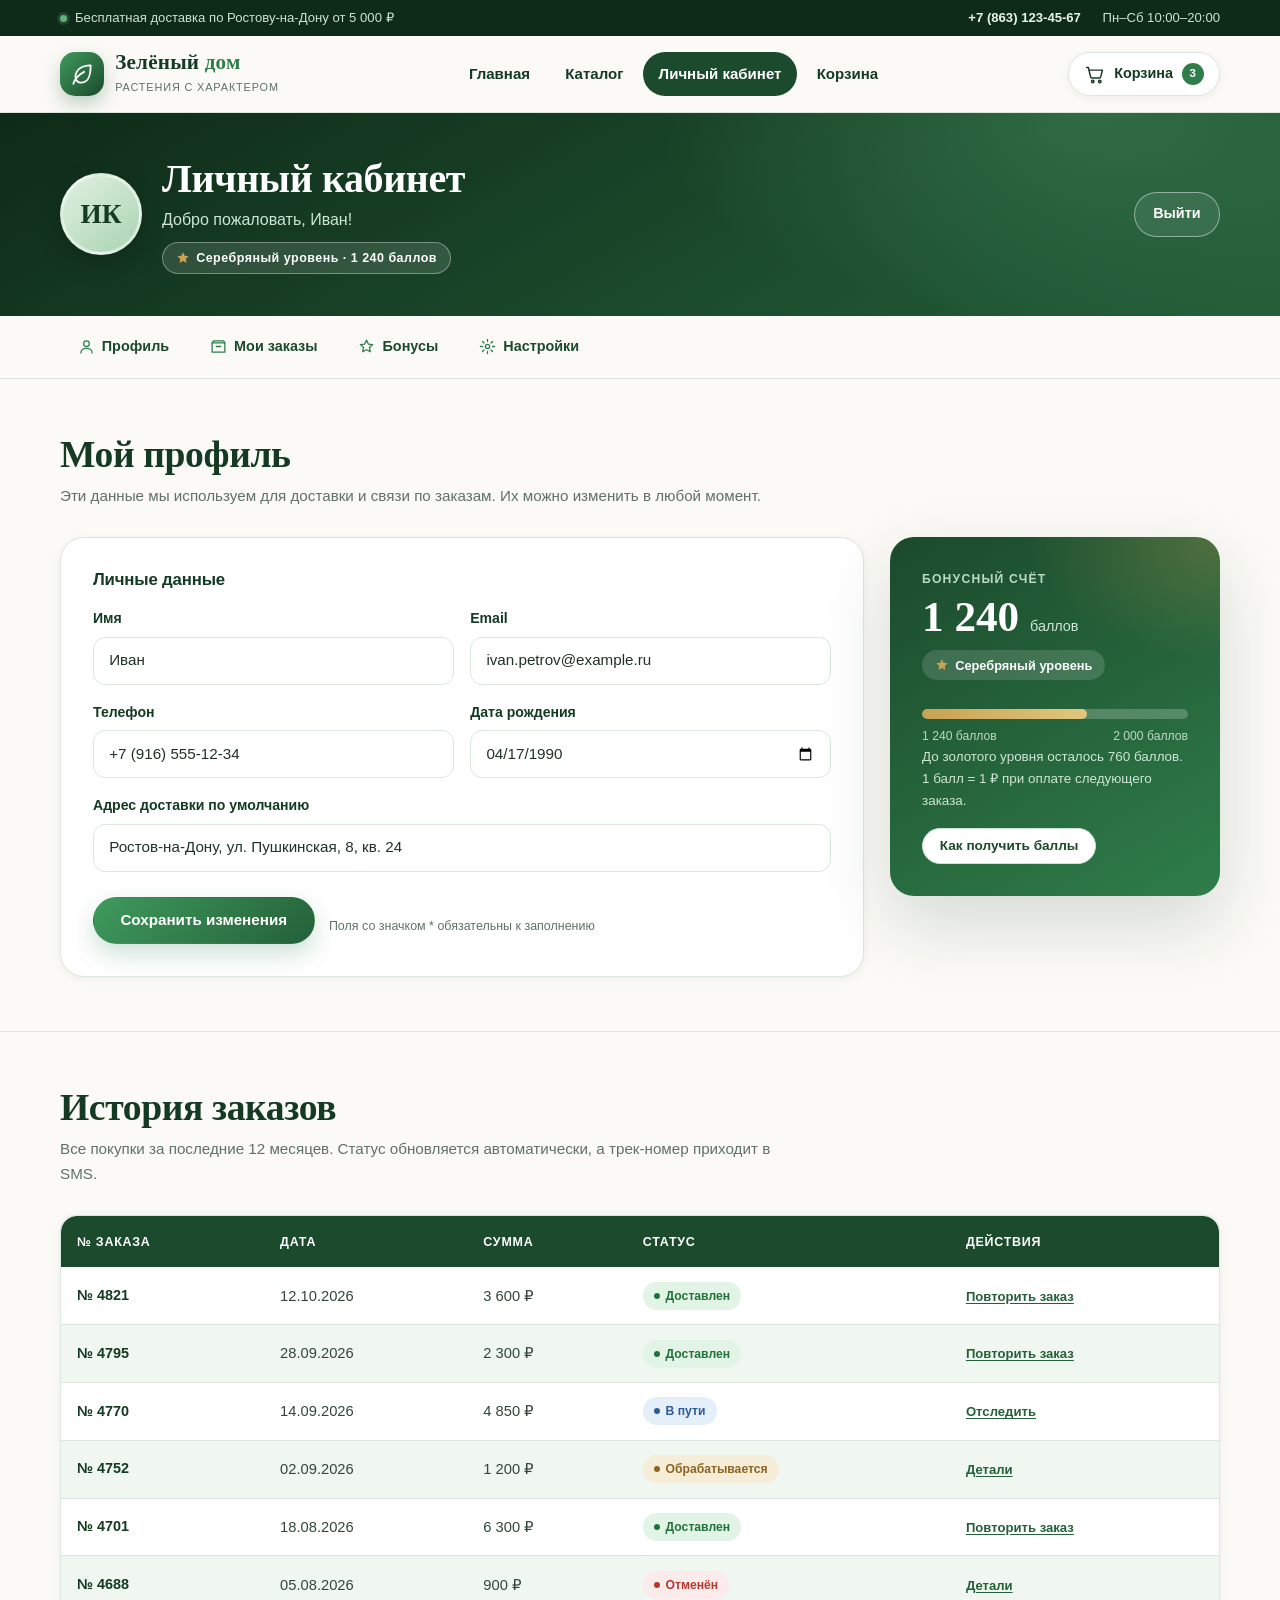
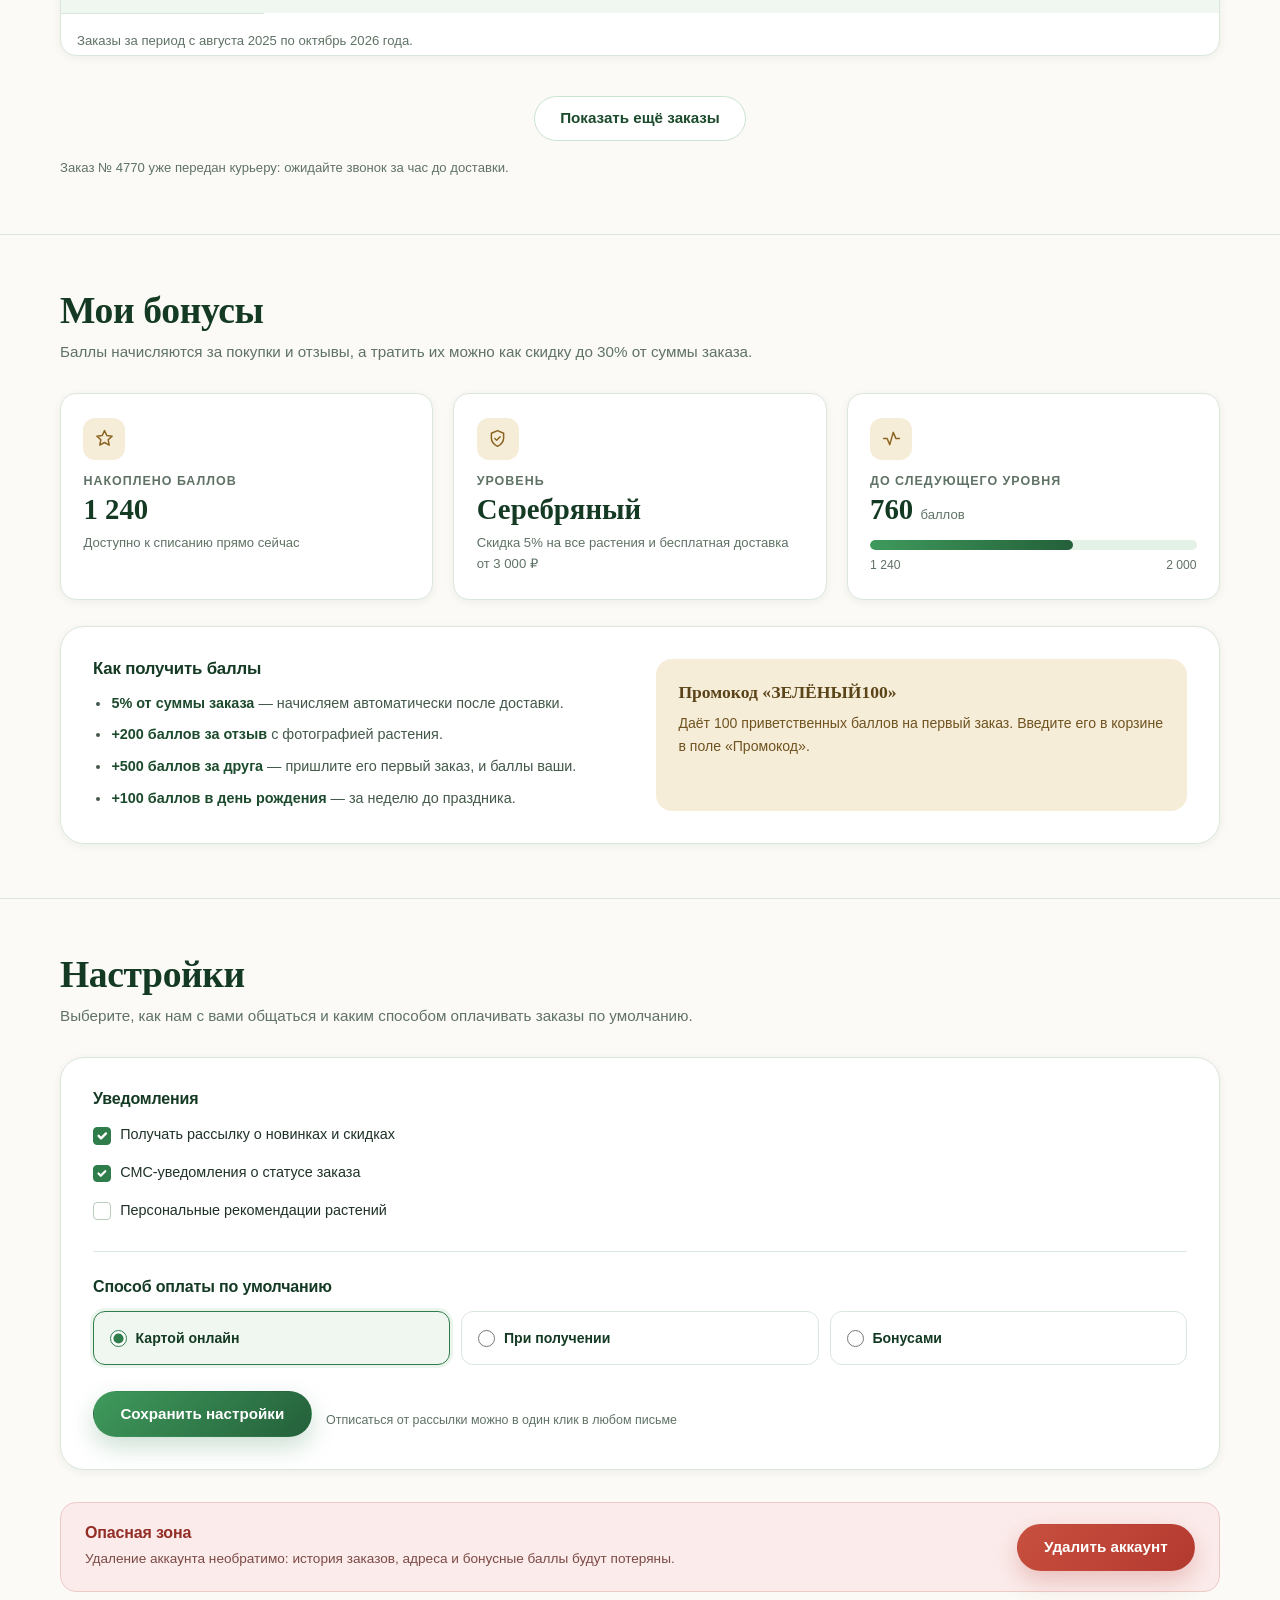
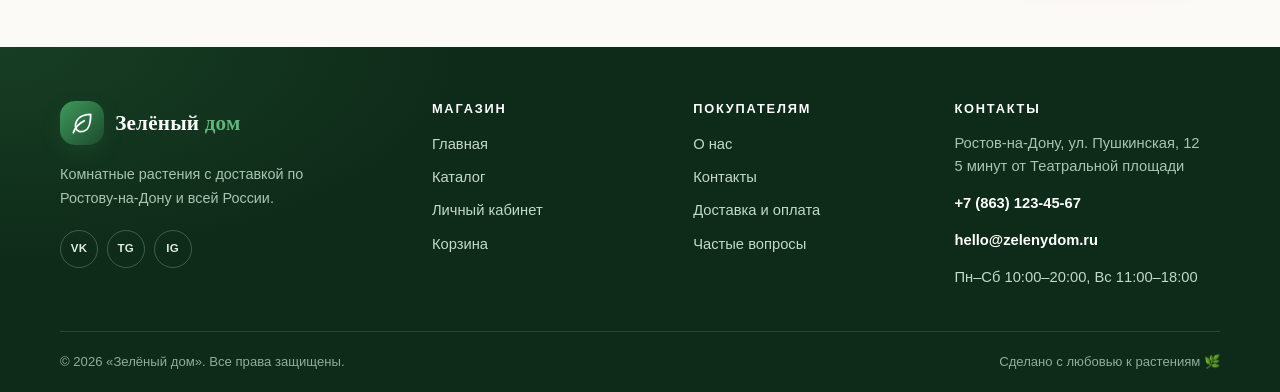
<file: green_shop/account.html>
<!DOCTYPE html>
<html lang="ru">
<head>
    <meta charset="UTF-8">
    <meta name="viewport" content="width=device-width, initial-scale=1.0">
    <meta name="description" content="Личный кабинет «Зелёный дом»: профиль, история заказов, бонусные баллы и настройки уведомлений.">
    <title>Личный кабинет — Зелёный дом</title>
    <link rel="preconnect" href="https://cdn.jsdelivr.net">
    <link href="https://cdn.jsdelivr.net/npm/bootstrap@5.3.3/dist/css/bootstrap.min.css" rel="stylesheet">
    <link rel="stylesheet" href="css/style.css">
    <link rel="stylesheet" href="css/responsive.css">
</head>
<body>
    <a class="skip-link" href="#main">Перейти к содержимому</a>
    <div class="topbar">
        <div class="container topbar__inner">
            <span class="topbar__note">Бесплатная доставка по Ростову-на-Дону от 5 000 ₽</span>
            <div class="topbar__links">
                <a href="tel:+78631234567">+7 (863) 123-45-67</a>
                <span class="topbar__hours">Пн–Сб 10:00–20:00</span>
            </div>
        </div>
    </div>

    <header class="site-header">
        <div class="container">
            <a class="brand" href="../index.html" aria-label="Зелёный дом — на главную">
                <span class="brand__mark" aria-hidden="true">
                    <svg viewBox="0 0 24 24" fill="none" stroke="currentColor" stroke-width="1.7" stroke-linecap="round" stroke-linejoin="round"><path d="M20 4c-9 0-14 4.5-14 11a5 5 0 0 0 5 5c6.5 0 9-5 9-16Z"/><path d="M4 21c2-6 6-9 10-11"/></svg>
                </span>
                <span>
                    <span class="brand__text">Зелёный <em>дом</em></span>
                    <span class="brand__tagline">растения с характером</span>
                </span>
            </a>
            <nav class="main-nav" aria-label="Основная навигация">
                <ul>
                    <li><a href="../index.html">Главная</a></li>
                    <li><a href="catalog.html">Каталог</a></li>
                    <li><a class="active" href="account.html" aria-current="page">Личный кабинет</a></li>
                    <li><a href="cart.html">Корзина</a></li>
                </ul>
            </nav>
            <div class="header-actions">
                <a href="cart.html" class="cart-link" aria-label="Корзина, 3 товара">
                    <svg viewBox="0 0 24 24" fill="none" stroke="currentColor" stroke-width="1.7" stroke-linecap="round" stroke-linejoin="round" aria-hidden="true"><path d="M3 4h2l2.4 10.4a2 2 0 0 0 2 1.6h7.8a2 2 0 0 0 2-1.6L21 7H6"/><circle cx="10" cy="20" r="1.4"/><circle cx="18" cy="20" r="1.4"/></svg>
                    <span class="cart-link__text">Корзина</span>
                    <span class="cart-count">3</span>
                </a>
            </div>
        </div>
    </header>
    <main id="main">
        <section class="account-hero" aria-labelledby="account-title">
            <div class="container">
                <div class="account-user">
                    <span class="avatar" aria-hidden="true">ИК</span>
                    <div>
                        <h1 id="account-title">Личный кабинет</h1>
                        <p>Добро пожаловать, Иван!</p>
                        <span class="badge-level">
                            <svg viewBox="0 0 24 24" fill="currentColor" aria-hidden="true"><path d="m12 2 2.9 6.3 6.9.8-5.1 4.7 1.4 6.8L12 17.3 5.9 20.6l1.4-6.8L2.2 9.1l6.9-.8L12 2Z"/></svg>
                            Серебряный уровень · 1 240 баллов
                        </span>
                    </div>
                </div>
                <a href="../index.html" class="btn-ghost">Выйти</a>
            </div>
        </section>
        <nav class="tabs" aria-label="Разделы личного кабинета">
            <div class="container">
                <ul>
                    <li>
                        <a href="#profile">
                            <svg viewBox="0 0 24 24" fill="none" stroke="currentColor" stroke-width="1.8" stroke-linecap="round" stroke-linejoin="round" aria-hidden="true"><circle cx="12" cy="8" r="4"/><path d="M4 21c0-4 3.5-6.5 8-6.5s8 2.5 8 6.5"/></svg>
                            Профиль
                        </a>
                    </li>
                    <li>
                        <a href="#orders">
                            <svg viewBox="0 0 24 24" fill="none" stroke="currentColor" stroke-width="1.8" stroke-linecap="round" stroke-linejoin="round" aria-hidden="true"><path d="M3 7h18v13H3z"/><path d="M3 7l2-3h14l2 3M9 12h6"/></svg>
                            Мои заказы
                        </a>
                    </li>
                    <li>
                        <a href="#bonuses">
                            <svg viewBox="0 0 24 24" fill="none" stroke="currentColor" stroke-width="1.8" stroke-linecap="round" stroke-linejoin="round" aria-hidden="true"><path d="m12 3 2.6 5.6 6.1.7-4.5 4.2 1.2 6L12 16.6 6.6 19.5l1.2-6-4.5-4.2 6.1-.7L12 3Z"/></svg>
                            Бонусы
                        </a>
                    </li>
                    <li>
                        <a href="#settings">
                            <svg viewBox="0 0 24 24" fill="none" stroke="currentColor" stroke-width="1.8" stroke-linecap="round" stroke-linejoin="round" aria-hidden="true"><circle cx="12" cy="12" r="3"/><path d="M12 2v3M12 19v3M2 12h3M19 12h3M4.9 4.9 7 7M17 17l2.1 2.1M19.1 4.9 17 7M7 17l-2.1 2.1"/></svg>
                            Настройки
                        </a>
                    </li>
                </ul>
            </div>
        </nav>
        <section class="account-section" id="profile" aria-labelledby="profile-title">
            <div class="container">
                <div class="account-section__head">
                    <h2 id="profile-title">Мой профиль</h2>
                    <p>Эти данные мы используем для доставки и связи по заказам. Их можно изменить в любой момент.</p>
                </div>
                <div class="account-grid">
                    <div class="panel">
                        <h3>Личные данные</h3>
                        <form action="#" method="post">
                            <div class="row g-3">
                                <div class="col-md-6">
                                    <label class="form-label" for="acc-name">Имя</label>
                                    <input class="form-control" id="acc-name" name="name" type="text" value="Иван" autocomplete="given-name">
                                </div>
                                <div class="col-md-6">
                                    <label class="form-label" for="acc-email">Email</label>
                                    <input class="form-control" id="acc-email" name="email" type="email" value="ivan.petrov@example.ru" autocomplete="email">
                                </div>
                                <div class="col-md-6">
                                    <label class="form-label" for="acc-phone">Телефон</label>
                                    <input class="form-control" id="acc-phone" name="phone" type="tel" value="+7 (916) 555-12-34" autocomplete="tel">
                                </div>
                                <div class="col-md-6">
                                    <label class="form-label" for="acc-birth">Дата рождения</label>
                                    <input class="form-control" id="acc-birth" name="birthdate" type="date" value="1990-04-17">
                                </div>
                                <div class="col-12">
                                    <label class="form-label" for="acc-address">Адрес доставки по умолчанию</label>
                                    <input class="form-control" id="acc-address" name="address" type="text" value="Ростов-на-Дону, ул. Пушкинская, 8, кв. 24" autocomplete="street-address">
                                </div>
                            </div>
                            <div class="form-actions">
                                <button type="submit" class="btn">Сохранить изменения</button>
                                <span class="form-note">Поля со значком * обязательны к заполнению</span>
                            </div>
                        </form>
                    </div>
                    <aside class="bonus-card" aria-labelledby="bonus-card-title">
                        <span class="bonus-card__label" id="bonus-card-title">Бонусный счёт</span>
                        <span class="bonus-card__value">1 240 <small>баллов</small></span>
                        <span class="bonus-card__level">
                            <svg viewBox="0 0 24 24" fill="currentColor" aria-hidden="true"><path d="m12 2 2.9 6.3 6.9.8-5.1 4.7 1.4 6.8L12 17.3 5.9 20.6l1.4-6.8L2.2 9.1l6.9-.8L12 2Z"/></svg>
                            Серебряный уровень
                        </span>
                        <div class="meter" role="progressbar" aria-label="Прогресс до золотого уровня" aria-valuenow="62" aria-valuemin="0" aria-valuemax="100">
                            <span class="meter__fill"></span>
                        </div>
                        <div class="meter-labels">
                            <span>1 240 баллов</span>
                            <span>2 000 баллов</span>
                        </div>
                        <p>До золотого уровня осталось 760 баллов. 1 балл = 1 ₽ при оплате следующего заказа.</p>
                        <a href="#bonuses" class="btn-secondary btn-sm">Как получить баллы</a>
                    </aside>
                </div>
            </div>
        </section>
        <section class="account-section" id="orders" aria-labelledby="orders-title">
            <div class="container">
                <div class="account-section__head">
                    <h2 id="orders-title">История заказов</h2>
                    <p>Все покупки за последние 12 месяцев. Статус обновляется автоматически, а трек-номер приходит в SMS.</p>
                </div>
                <div class="table-wrap">
                    <table class="data-table">
                        <caption>Заказы за период с августа 2025 по октябрь 2026 года.</caption>
                        <thead>
                            <tr>
                                <th scope="col">№ заказа</th>
                                <th scope="col">Дата</th>
                                <th scope="col">Сумма</th>
                                <th scope="col">Статус</th>
                                <th scope="col">Действия</th>
                            </tr>
                        </thead>
                        <tbody>
                            <tr>
                                <th scope="row">№ 4821</th>
                                <td>12.10.2026</td>
                                <td>3 600 ₽</td>
                                <td><span class="status status--ok">Доставлен</span></td>
                                <td class="table-actions"><a href="cart.html">Повторить заказ</a></td>
                            </tr>
                            <tr>
                                <th scope="row">№ 4795</th>
                                <td>28.09.2026</td>
                                <td>2 300 ₽</td>
                                <td><span class="status status--ok">Доставлен</span></td>
                                <td class="table-actions"><a href="cart.html">Повторить заказ</a></td>
                            </tr>
                            <tr>
                                <th scope="row">№ 4770</th>
                                <td>14.09.2026</td>
                                <td>4 850 ₽</td>
                                <td><span class="status status--transit">В пути</span></td>
                                <td class="table-actions"><a href="#orders">Отследить</a></td>
                            </tr>
                            <tr>
                                <th scope="row">№ 4752</th>
                                <td>02.09.2026</td>
                                <td>1 200 ₽</td>
                                <td><span class="status status--wait">Обрабатывается</span></td>
                                <td class="table-actions"><a href="#orders">Детали</a></td>
                            </tr>
                            <tr>
                                <th scope="row">№ 4701</th>
                                <td>18.08.2026</td>
                                <td>6 300 ₽</td>
                                <td><span class="status status--ok">Доставлен</span></td>
                                <td class="table-actions"><a href="cart.html">Повторить заказ</a></td>
                            </tr>
                            <tr>
                                <th scope="row">№ 4688</th>
                                <td>05.08.2026</td>
                                <td>900 ₽</td>
                                <td><span class="status status--cancel">Отменён</span></td>
                                <td class="table-actions"><a href="#orders">Детали</a></td>
                            </tr>
                        </tbody>
                    </table>
                </div>
                <div class="section-actions">
                    <a href="#orders" class="btn-secondary">Показать ещё заказы</a>
                </div>
                <p class="table-footnote">Заказ № 4770 уже передан курьеру: ожидайте звонок за час до доставки.</p>
            </div>
        </section>
        <section class="account-section" id="bonuses" aria-labelledby="bonuses-title">
            <div class="container">
                <div class="account-section__head">
                    <h2 id="bonuses-title">Мои бонусы</h2>
                    <p>Баллы начисляются за покупки и отзывы, а тратить их можно как скидку до 30% от суммы заказа.</p>
                </div>
                <div class="bonus-tiles">
                    <article class="bonus-tile">
                        <div class="bonus-tile__icon" aria-hidden="true">
                            <svg viewBox="0 0 24 24" fill="none" stroke="currentColor" stroke-width="1.7" stroke-linecap="round" stroke-linejoin="round"><path d="m12 3 2.6 5.6 6.1.7-4.5 4.2 1.2 6L12 16.6 6.6 19.5l1.2-6-4.5-4.2 6.1-.7L12 3Z"/></svg>
                        </div>
                        <h3>Накоплено баллов</h3>
                        <span class="value">1 240</span>
                        <p>Доступно к списанию прямо сейчас</p>
                    </article>
                    <article class="bonus-tile">
                        <div class="bonus-tile__icon" aria-hidden="true">
                            <svg viewBox="0 0 24 24" fill="none" stroke="currentColor" stroke-width="1.7" stroke-linecap="round" stroke-linejoin="round"><path d="M12 3 5 6v5c0 4.5 3 8 7 10 4-2 7-5.5 7-10V6l-7-3Z"/><path d="m9 12 2 2 4-4"/></svg>
                        </div>
                        <h3>Уровень</h3>
                        <span class="value">Серебряный</span>
                        <p>Скидка 5% на все растения и бесплатная доставка от 3 000 ₽</p>
                    </article>
                    <article class="bonus-tile">
                        <div class="bonus-tile__icon" aria-hidden="true">
                            <svg viewBox="0 0 24 24" fill="none" stroke="currentColor" stroke-width="1.7" stroke-linecap="round" stroke-linejoin="round"><path d="M3 12h4l3 7 4-14 3 7h4"/></svg>
                        </div>
                        <h3>До следующего уровня</h3>
                        <span class="value">760 <small>баллов</small></span>
                        <div class="meter meter--dark" role="progressbar" aria-label="Прогресс до золотого уровня" aria-valuenow="62" aria-valuemin="0" aria-valuemax="100">
                            <span class="meter__fill"></span>
                        </div>
                        <div class="meter-labels">
                            <span>1 240</span>
                            <span>2 000</span>
                        </div>
                    </article>
                </div>
                <div class="bonus-list-card">
                    <div>
                        <h3>Как получить баллы</h3>
                        <ul>
                            <li><strong>5% от суммы заказа</strong> — начисляем автоматически после доставки.</li>
                            <li><strong>+200 баллов за отзыв</strong> с фотографией растения.</li>
                            <li><strong>+500 баллов за друга</strong> — пришлите его первый заказ, и баллы ваши.</li>
                            <li><strong>+100 баллов в день рождения</strong> — за неделю до праздника.</li>
                        </ul>
                    </div>
                    <div class="bonus-callout">
                        <strong>Промокод «ЗЕЛЁНЫЙ100»</strong>
                        Даёт 100 приветственных баллов на первый заказ. Введите его в корзине в поле «Промокод».
                    </div>
                </div>
            </div>
        </section>
        <section class="account-section" id="settings" aria-labelledby="settings-title">
            <div class="container">
                <div class="account-section__head">
                    <h2 id="settings-title">Настройки</h2>
                    <p>Выберите, как нам с вами общаться и каким способом оплачивать заказы по умолчанию.</p>
                </div>
                <div class="panel">
                    <form action="#" method="post">
                        <div class="settings-block">
                            <h3>Уведомления</h3>
                            <div class="form-check">
                                <input class="form-check-input" type="checkbox" id="set-news" name="newsletter" checked>
                                <label class="form-check-label" for="set-news">Получать рассылку о новинках и скидках</label>
                            </div>
                            <div class="form-check">
                                <input class="form-check-input" type="checkbox" id="set-sms" name="sms" checked>
                                <label class="form-check-label" for="set-sms">СМС-уведомления о статусе заказа</label>
                            </div>
                            <div class="form-check">
                                <input class="form-check-input" type="checkbox" id="set-recommendations" name="recommendations">
                                <label class="form-check-label" for="set-recommendations">Персональные рекомендации растений</label>
                            </div>
                        </div>
                        <div class="settings-block">
                            <h3>Способ оплаты по умолчанию</h3>
                            <div class="payment-options">
                                <label class="payment-option">
                                    <input type="radio" name="default-payment" value="card" checked>
                                    Картой онлайн
                                </label>
                                <label class="payment-option">
                                    <input type="radio" name="default-payment" value="cash">
                                    При получении
                                </label>
                                <label class="payment-option">
                                    <input type="radio" name="default-payment" value="bonus">
                                    Бонусами
                                </label>
                            </div>
                        </div>
                        <div class="form-actions">
                            <button type="submit" class="btn">Сохранить настройки</button>
                            <span class="form-note">Отписаться от рассылки можно в один клик в любом письме</span>
                        </div>
                    </form>
                </div>
                <div class="danger-zone">
                    <div class="danger-zone__text">
                        <h3>Опасная зона</h3>
                        <p>Удаление аккаунта необратимо: история заказов, адреса и бонусные баллы будут потеряны.</p>
                    </div>
                    <button type="button" class="btn btn-danger">Удалить аккаунт</button>
                </div>
            </div>
        </section>
    </main>
    <footer class="site-footer">
        <div class="container">
            <div class="footer-grid">
                <div class="footer-brand">
                    <a class="brand" href="../index.html" aria-label="Зелёный дом — на главную">
                        <span class="brand__mark" aria-hidden="true">
                            <svg viewBox="0 0 24 24" fill="none" stroke="currentColor" stroke-width="1.7" stroke-linecap="round" stroke-linejoin="round"><path d="M20 4c-9 0-14 4.5-14 11a5 5 0 0 0 5 5c6.5 0 9-5 9-16Z"/><path d="M4 21c2-6 6-9 10-11"/></svg>
                        </span>
                        <span class="brand__text">Зелёный <em>дом</em></span>
                    </a>
                    <p>Комнатные растения с доставкой по Ростову-на-Дону и всей России.</p>
                    <div class="socials">
                        <a href="https://vk.com" target="_blank" rel="noopener" aria-label="ВКонтакте">VK</a>
                        <a href="https://t.me" target="_blank" rel="noopener" aria-label="Telegram">TG</a>
                        <a href="https://instagram.com" target="_blank" rel="noopener" aria-label="Instagram">IG</a>
                    </div>
                </div>
                <div class="footer-col">
                    <h3>Магазин</h3>
                    <ul class="footer-list">
                        <li><a href="../index.html">Главная</a></li>
                        <li><a href="catalog.html">Каталог</a></li>
                        <li><a href="account.html">Личный кабинет</a></li>
                        <li><a href="cart.html">Корзина</a></li>
                    </ul>
                </div>
                <div class="footer-col">
                    <h3>Покупателям</h3>
                    <ul class="footer-list">
                        <li><a href="../index.html#about">О нас</a></li>
                        <li><a href="../index.html#contacts">Контакты</a></li>
                        <li><a href="cart.html#delivery">Доставка и оплата</a></li>
                        <li><a href="cart.html#faq">Частые вопросы</a></li>
                    </ul>
                </div>
                <div class="footer-col footer-col--contacts">
                    <h3>Контакты</h3>
                    <div class="footer-contacts">
                        <address>Ростов-на-Дону, ул. Пушкинская, 12<br>5 минут от Театральной площади</address>
                        <a href="tel:+78631234567">+7 (863) 123-45-67</a>
                        <a href="mailto:hello@zelenydom.ru">hello@zelenydom.ru</a>
                        <span>Пн–Сб 10:00–20:00, Вс 11:00–18:00</span>
                    </div>
                </div>
            </div>
            <div class="footer-bottom">
                <p>© 2026 «Зелёный дом». Все права защищены.</p>
                <p>Сделано с любовью к растениям 🌿</p>
            </div>
        </div>
    </footer>
</body>
</html>
</file>
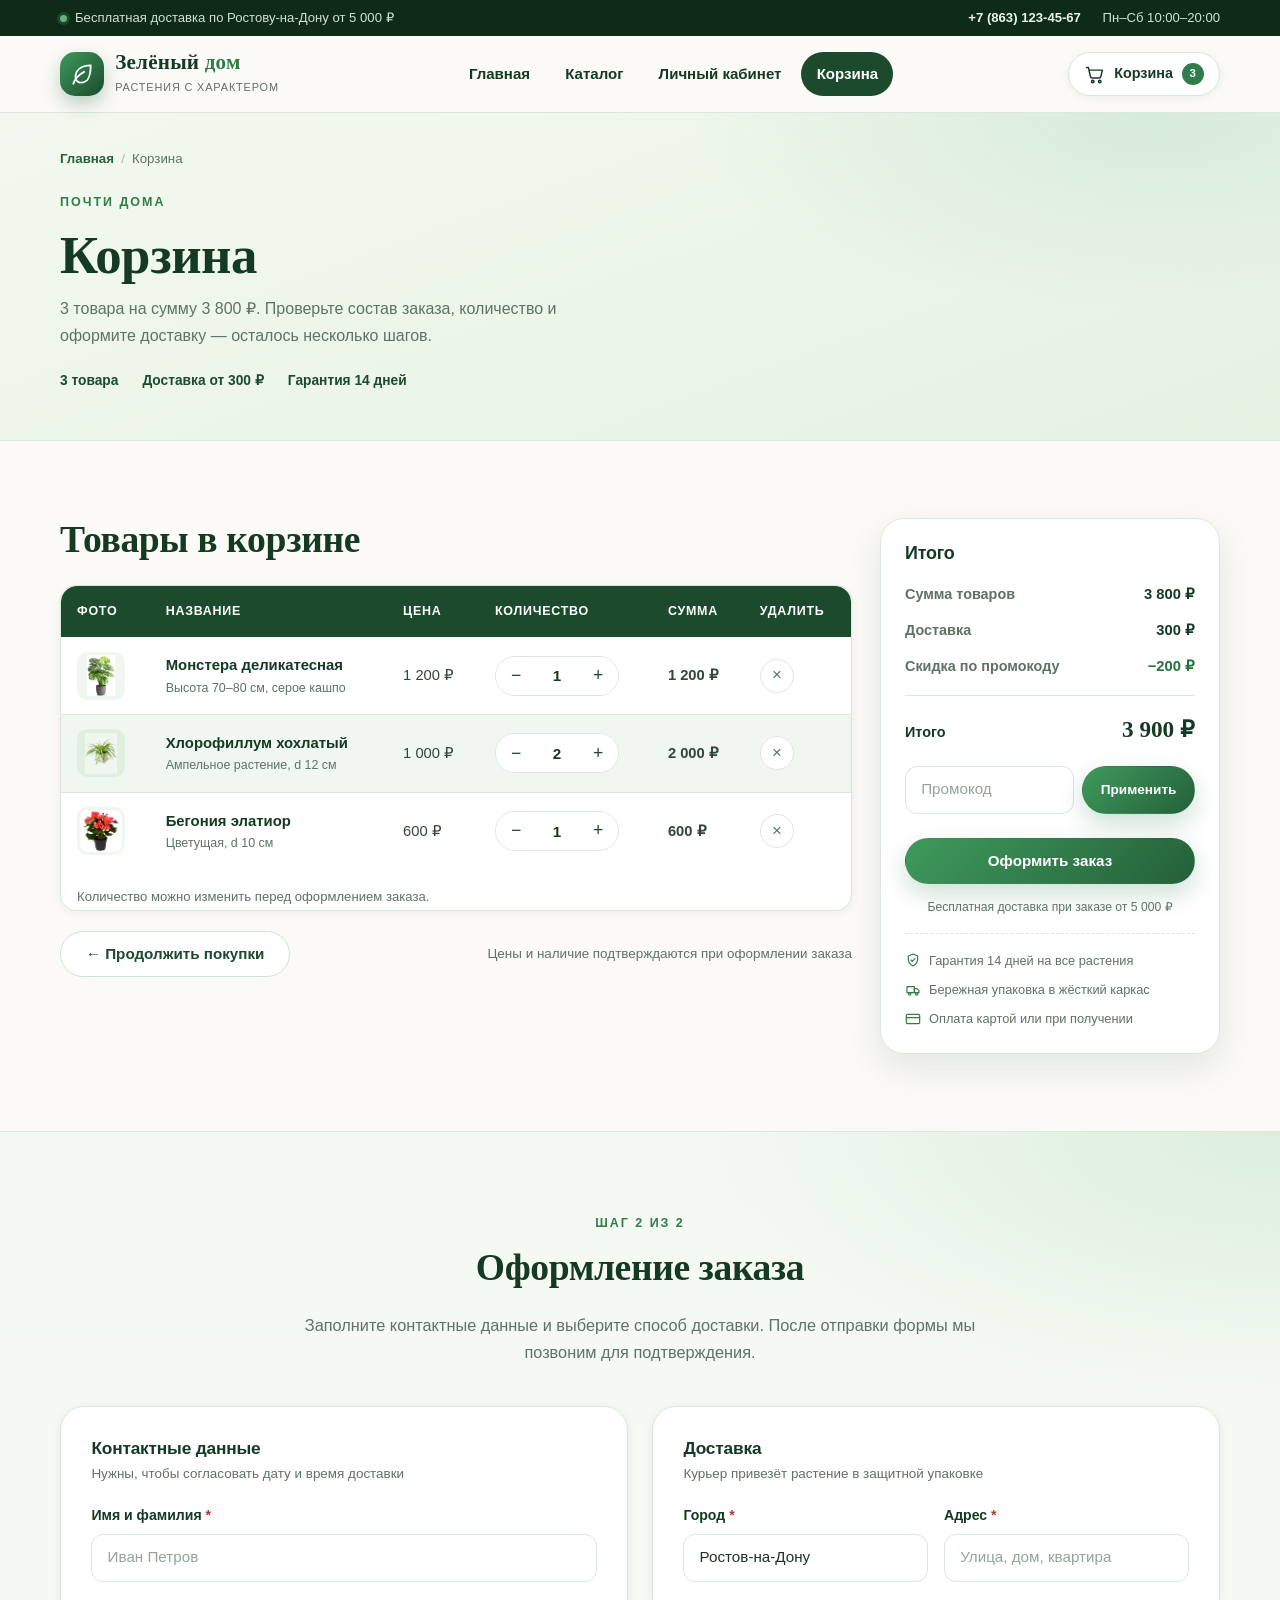
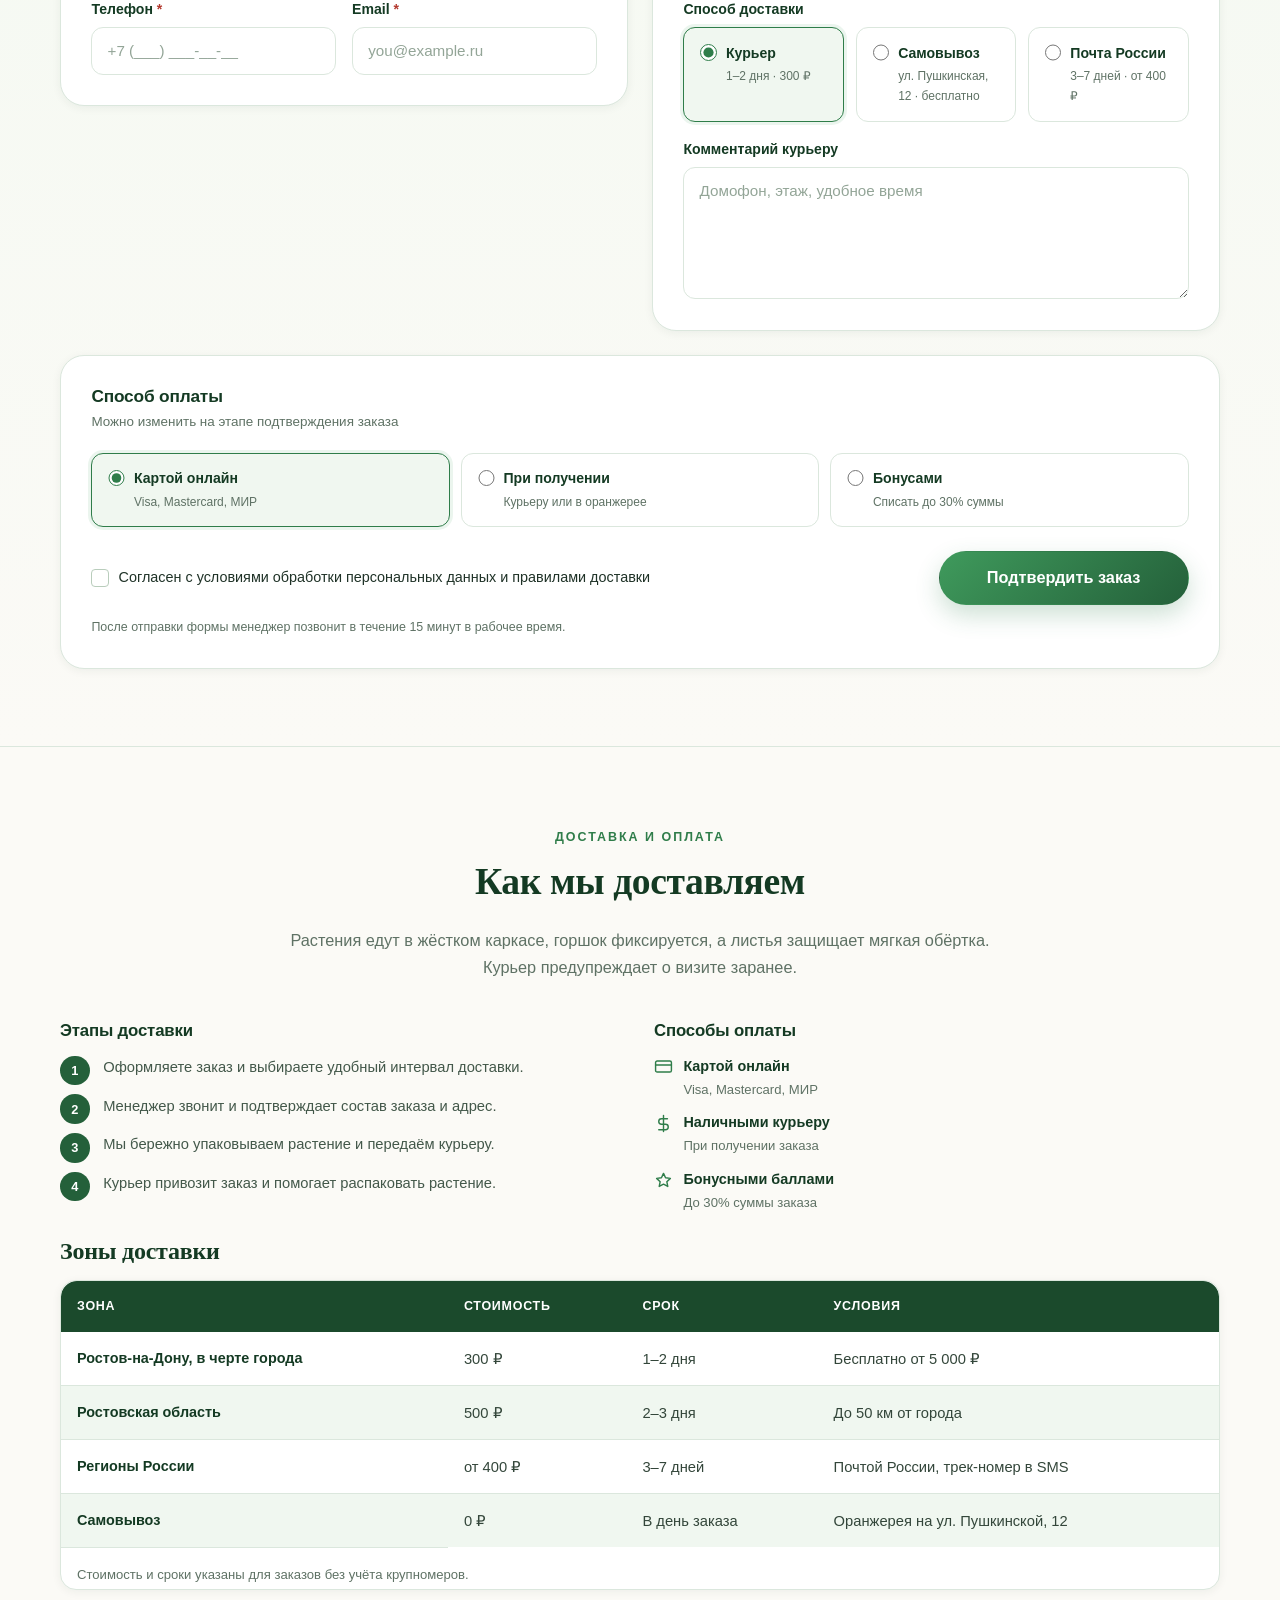
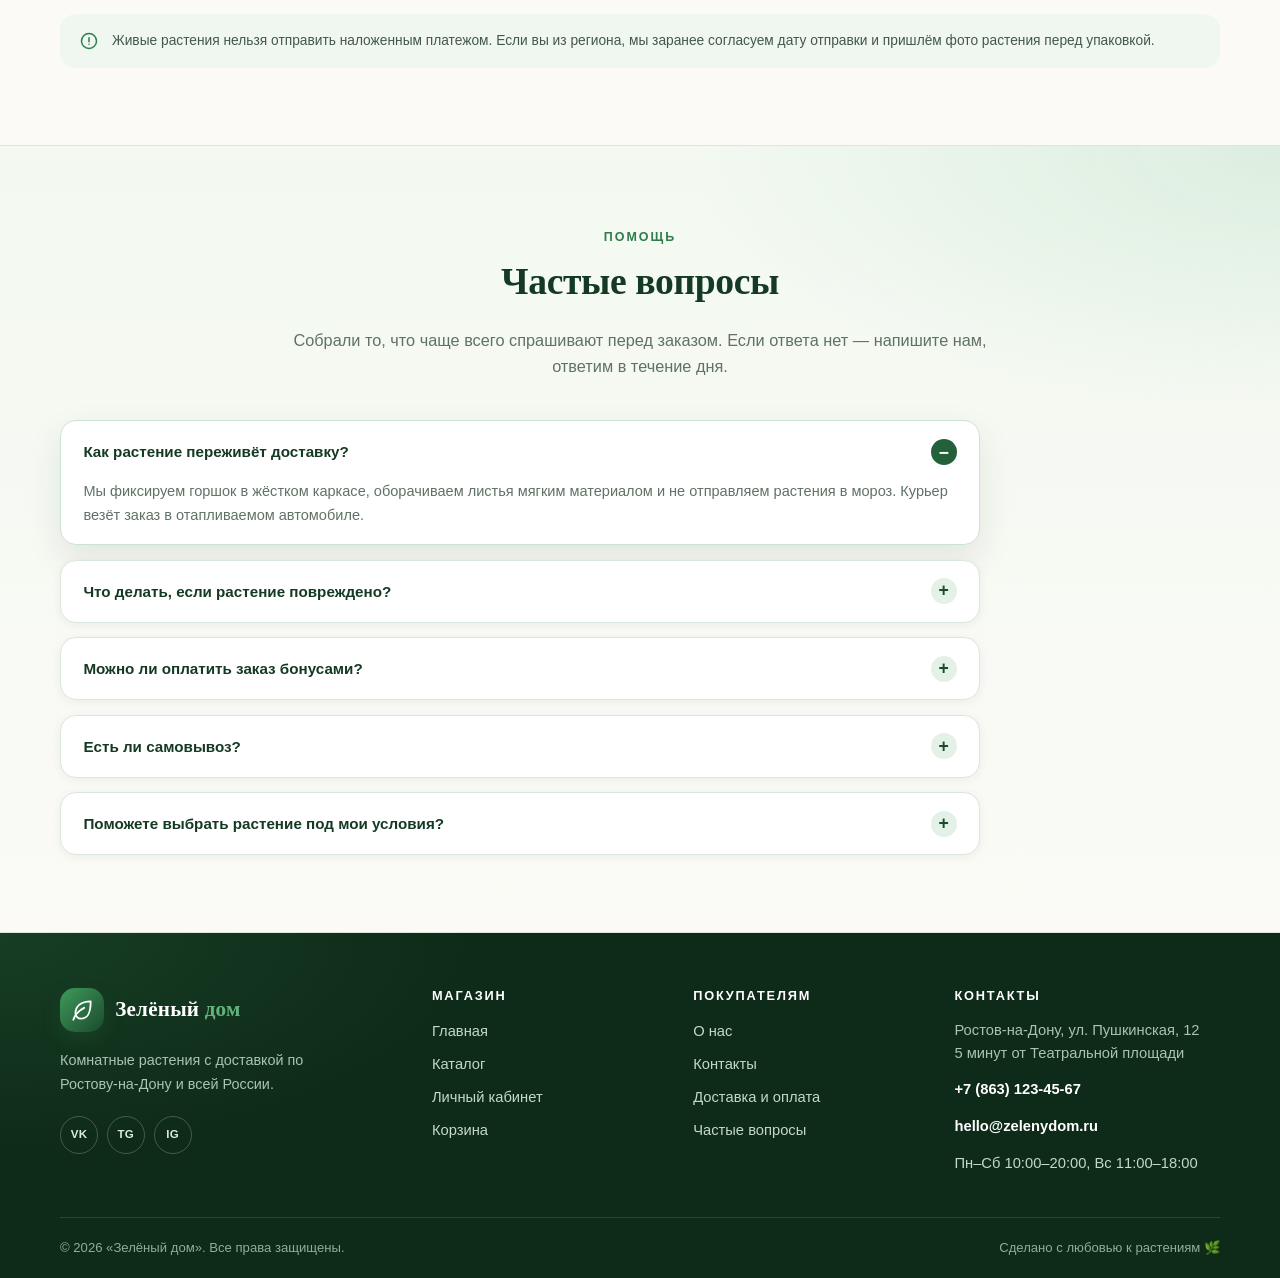
<file: green_shop/cart.html>
<!DOCTYPE html>
<html lang="ru">
<head>
    <meta charset="UTF-8">
    <meta name="viewport" content="width=device-width, initial-scale=1.0">
    <meta name="description" content="Корзина «Зелёный дом»: выбранные растения, промокод, оформление заказа, доставка и ответы на частые вопросы.">
    <title>Корзина и оформление заказа — Зелёный дом</title>
    <link rel="preconnect" href="https://cdn.jsdelivr.net">
    <link href="https://cdn.jsdelivr.net/npm/bootstrap@5.3.3/dist/css/bootstrap.min.css" rel="stylesheet">
    <link rel="stylesheet" href="css/style.css">
    <link rel="stylesheet" href="css/responsive.css">
</head>
<body>
    <a class="skip-link" href="#main">Перейти к содержимому</a>
    <div class="topbar">
        <div class="container topbar__inner">
            <span class="topbar__note">Бесплатная доставка по Ростову-на-Дону от 5 000 ₽</span>
            <div class="topbar__links">
                <a href="tel:+78631234567">+7 (863) 123-45-67</a>
                <span class="topbar__hours">Пн–Сб 10:00–20:00</span>
            </div>
        </div>
    </div>

    <header class="site-header">
        <div class="container">
            <a class="brand" href="../index.html" aria-label="Зелёный дом — на главную">
                <span class="brand__mark" aria-hidden="true">
                    <svg viewBox="0 0 24 24" fill="none" stroke="currentColor" stroke-width="1.7" stroke-linecap="round" stroke-linejoin="round"><path d="M20 4c-9 0-14 4.5-14 11a5 5 0 0 0 5 5c6.5 0 9-5 9-16Z"/><path d="M4 21c2-6 6-9 10-11"/></svg>
                </span>
                <span>
                    <span class="brand__text">Зелёный <em>дом</em></span>
                    <span class="brand__tagline">растения с характером</span>
                </span>
            </a>
            <nav class="main-nav" aria-label="Основная навигация">
                <ul>
                    <li><a href="../index.html">Главная</a></li>
                    <li><a href="catalog.html">Каталог</a></li>
                    <li><a href="account.html">Личный кабинет</a></li>
                    <li><a class="active" href="cart.html" aria-current="page">Корзина</a></li>
                </ul>
            </nav>
            <div class="header-actions">
                <a href="cart.html" class="cart-link" aria-label="Корзина, 3 товара">
                    <svg viewBox="0 0 24 24" fill="none" stroke="currentColor" stroke-width="1.7" stroke-linecap="round" stroke-linejoin="round" aria-hidden="true"><path d="M3 4h2l2.4 10.4a2 2 0 0 0 2 1.6h7.8a2 2 0 0 0 2-1.6L21 7H6"/><circle cx="10" cy="20" r="1.4"/><circle cx="18" cy="20" r="1.4"/></svg>
                    <span class="cart-link__text">Корзина</span>
                    <span class="cart-count">3</span>
                </a>
            </div>
        </div>
    </header>
    <main id="main">
        <section class="page-hero" aria-labelledby="page-title">
            <div class="container">
                <nav aria-label="Хлебные крошки">
                    <ol class="breadcrumbs">
                        <li><a href="../index.html">Главная</a></li>
                        <li aria-current="page">Корзина</li>
                    </ol>
                </nav>
                <div class="page-hero__inner">
                    <span class="eyebrow">Почти дома</span>
                    <h1 id="page-title">Корзина</h1>
                    <p>3 товара на сумму 3 800 ₽. Проверьте состав заказа, количество и оформите доставку — осталось несколько шагов.</p>
                    <div class="page-hero__meta">
                        <span>3 товара</span>
                        <span>Доставка от 300 ₽</span>
                        <span>Гарантия 14 дней</span>
                    </div>
                </div>
            </div>
        </section>
        <section class="section" aria-labelledby="cart-title">
            <div class="container">
                <div class="cart-layout">
                    <div class="cart-main">
                        <h2 id="cart-title">Товары в корзине</h2>
                        <div class="table-wrap table-wrap--cart">
                            <table class="data-table cart-table">
                                <caption>Количество можно изменить перед оформлением заказа.</caption>
                                <thead>
                                    <tr>
                                        <th scope="col">Фото</th>
                                        <th scope="col">Название</th>
                                        <th scope="col">Цена</th>
                                        <th scope="col">Количество</th>
                                        <th scope="col">Сумма</th>
                                        <th scope="col">Удалить</th>
                                    </tr>
                                </thead>
                                <tbody>
                                    <tr>
                                        <td>
                                            <img class="table-plant" src="img/plant1.jpg" width="64" height="64" alt="Монстера деликатесная">
                                        </td>
                                        <td>
                                            <div class="cell-title">
                                                <div>
                                                    <strong>Монстера деликатесная</strong>
                                                    <small>Высота 70–80 см, серое кашпо</small>
                                                </div>
                                            </div>
                                        </td>
                                        <td data-label="Цена">1 200 ₽</td>
                                        <td data-label="Количество">
                                            <div class="qty">
                                                <button type="button" aria-label="Уменьшить количество монстеры">−</button>
                                                <label class="sr-only" for="qty-monstera">Количество монстеры</label>
                                                <input id="qty-monstera" name="qty-monstera" type="number" value="1" min="1" max="10">
                                                <button type="button" aria-label="Увеличить количество монстеры">+</button>
                                            </div>
                                        </td>
                                        <td class="cart-table__sum" data-label="Сумма">1 200 ₽</td>
                                        <td>
                                            <a class="cart-remove" href="cart.html" aria-label="Удалить монстеру из корзины">×</a>
                                        </td>
                                    </tr>
                                    <tr>
                                        <td>
                                            <img class="table-plant" src="img/plant2.jpg" width="64" height="64" alt="Хлорофиллум хохлатый">
                                        </td>
                                        <td>
                                            <div class="cell-title">
                                                <div>
                                                    <strong>Хлорофиллум хохлатый</strong>
                                                    <small>Ампельное растение, d 12 см</small>
                                                </div>
                                            </div>
                                        </td>
                                        <td data-label="Цена">1 000 ₽</td>
                                        <td data-label="Количество">
                                            <div class="qty">
                                                <button type="button" aria-label="Уменьшить количество хлорофиллума">−</button>
                                                <label class="sr-only" for="qty-chlorophytum">Количество хлорофиллума</label>
                                                <input id="qty-chlorophytum" name="qty-chlorophytum" type="number" value="2" min="1" max="10">
                                                <button type="button" aria-label="Увеличить количество хлорофиллума">+</button>
                                            </div>
                                        </td>
                                        <td class="cart-table__sum" data-label="Сумма">2 000 ₽</td>
                                        <td>
                                            <a class="cart-remove" href="cart.html" aria-label="Удалить хлорофиллум из корзины">×</a>
                                        </td>
                                    </tr>
                                    <tr>
                                        <td>
                                            <img class="table-plant" src="img/plant6.jpg" width="64" height="64" alt="Бегония элатиор">
                                        </td>
                                        <td>
                                            <div class="cell-title">
                                                <div>
                                                    <strong>Бегония элатиор</strong>
                                                    <small>Цветущая, d 10 см</small>
                                                </div>
                                            </div>
                                        </td>
                                        <td data-label="Цена">600 ₽</td>
                                        <td data-label="Количество">
                                            <div class="qty">
                                                <button type="button" aria-label="Уменьшить количество бегонии">−</button>
                                                <label class="sr-only" for="qty-begonia">Количество бегонии</label>
                                                <input id="qty-begonia" name="qty-begonia" type="number" value="1" min="1" max="10">
                                                <button type="button" aria-label="Увеличить количество бегонии">+</button>
                                            </div>
                                        </td>
                                        <td class="cart-table__sum" data-label="Сумма">600 ₽</td>
                                        <td>
                                            <a class="cart-remove" href="cart.html" aria-label="Удалить бегонию из корзины">×</a>
                                        </td>
                                    </tr>
                                </tbody>
                            </table>
                        </div>
                        <div class="cart-continue">
                            <a href="catalog.html" class="btn-secondary">← Продолжить покупки</a>
                            <p class="cart-hint">Цены и наличие подтверждаются при оформлении заказа</p>
                        </div>
                    </div>
                    <aside class="cart-aside" aria-labelledby="cart-totals-title">
                        <h3 id="cart-totals-title">Итого</h3>
                        <dl class="totals">
                            <div class="totals__row">
                                <dt>Сумма товаров</dt>
                                <dd>3 800 ₽</dd>
                            </div>
                            <div class="totals__row">
                                <dt>Доставка</dt>
                                <dd>300 ₽</dd>
                            </div>
                            <div class="totals__row totals__row--discount">
                                <dt>Скидка по промокоду</dt>
                                <dd>−200 ₽</dd>
                            </div>
                            <div class="totals__row totals__row--grand">
                                <dt>Итого</dt>
                                <dd>3 900 ₽</dd>
                            </div>
                        </dl>
                        <form class="promo" action="#" method="post">
                            <label class="sr-only" for="promo-code">Промокод</label>
                            <input class="form-control" id="promo-code" name="promo" type="text" placeholder="Промокод">
                            <button type="submit" class="btn">Применить</button>
                        </form>
                        <a href="#checkout" class="btn btn-block">Оформить заказ</a>
                        <p class="cart-aside__note">Бесплатная доставка при заказе от 5 000 ₽</p>
                        <ul class="cart-assurance">
                            <li>
                                <svg viewBox="0 0 24 24" fill="none" stroke="currentColor" stroke-width="1.8" stroke-linecap="round" stroke-linejoin="round" aria-hidden="true"><path d="M12 3 5 6v5c0 4.5 3 8 7 10 4-2 7-5.5 7-10V6l-7-3Z"/><path d="m9 12 2 2 4-4"/></svg>
                                Гарантия 14 дней на все растения
                            </li>
                            <li>
                                <svg viewBox="0 0 24 24" fill="none" stroke="currentColor" stroke-width="1.8" stroke-linecap="round" stroke-linejoin="round" aria-hidden="true"><path d="M3 7h11v9H3z"/><path d="M14 10h4l3 3v3h-7z"/><circle cx="7" cy="18" r="1.8"/><circle cx="17.5" cy="18" r="1.8"/></svg>
                                Бережная упаковка в жёсткий каркас
                            </li>
                            <li>
                                <svg viewBox="0 0 24 24" fill="none" stroke="currentColor" stroke-width="1.8" stroke-linecap="round" stroke-linejoin="round" aria-hidden="true"><rect x="2" y="5" width="20" height="14" rx="2"/><path d="M2 10h20"/></svg>
                                Оплата картой или при получении
                            </li>
                        </ul>
                    </aside>
                </div>
            </div>
        </section>

        <section class="section section--tint" id="checkout" aria-labelledby="checkout-title">
            <div class="container">
                <div class="section-head">
                    <span class="eyebrow">Шаг 2 из 2</span>
                    <h2 id="checkout-title">Оформление заказа</h2>
                    <p>Заполните контактные данные и выберите способ доставки. После отправки формы мы позвоним для подтверждения.</p>
                </div>
                <form action="#" method="post">
                    <div class="checkout-grid">
                        <div class="checkout-col">
                            <div class="form-card">
                                <h3>Контактные данные</h3>
                                <p class="form-card__sub">Нужны, чтобы согласовать дату и время доставки</p>
                                <div class="row g-3">
                                    <div class="col-12">
                                        <label class="form-label" for="order-name">Имя и фамилия <span class="required">*</span></label>
                                        <input class="form-control" id="order-name" name="name" type="text" placeholder="Иван Петров" autocomplete="name" required>
                                    </div>
                                    <div class="col-md-6">
                                        <label class="form-label" for="order-phone">Телефон <span class="required">*</span></label>
                                        <input class="form-control" id="order-phone" name="phone" type="tel" placeholder="+7 (___) ___-__-__" autocomplete="tel" required>
                                    </div>
                                    <div class="col-md-6">
                                        <label class="form-label" for="order-email">Email <span class="required">*</span></label>
                                        <input class="form-control" id="order-email" name="email" type="email" placeholder="you@example.ru" autocomplete="email" required>
                                    </div>
                                </div>
                            </div>
                        </div>
                        <div class="checkout-col">
                            <div class="form-card">
                                <h3>Доставка</h3>
                                <p class="form-card__sub">Курьер привезёт растение в защитной упаковке</p>
                                <div class="row g-3">
                                    <div class="col-md-6">
                                        <label class="form-label" for="order-city">Город <span class="required">*</span></label>
                                        <input class="form-control" id="order-city" name="city" type="text" value="Ростов-на-Дону" autocomplete="address-level2" required>
                                    </div>
                                    <div class="col-md-6">
                                        <label class="form-label" for="order-address">Адрес <span class="required">*</span></label>
                                        <input class="form-control" id="order-address" name="address" type="text" placeholder="Улица, дом, квартира" autocomplete="street-address" required>
                                    </div>
                                </div>
                                <fieldset class="mt-3">
                                    <legend class="form-label">Способ доставки</legend>
                                    <div class="delivery-options">
                                        <label class="delivery-option">
                                            <input type="radio" name="delivery" value="courier" checked>
                                            <span>Курьер<small>1–2 дня · 300 ₽</small></span>
                                        </label>
                                        <label class="delivery-option">
                                            <input type="radio" name="delivery" value="pickup">
                                            <span>Самовывоз<small>ул. Пушкинская, 12 · бесплатно</small></span>
                                        </label>
                                        <label class="delivery-option">
                                            <input type="radio" name="delivery" value="post">
                                            <span>Почта России<small>3–7 дней · от 400 ₽</small></span>
                                        </label>
                                    </div>
                                </fieldset>
                                <div class="field mt-3">
                                    <label for="order-comment">Комментарий курьеру</label>
                                    <textarea class="form-control" id="order-comment" name="comment" rows="3" placeholder="Домофон, этаж, удобное время"></textarea>
                                </div>
                            </div>
                        </div>
                    </div>
                    <div class="form-card form-card--wide">
                        <h3>Способ оплаты</h3>
                        <p class="form-card__sub">Можно изменить на этапе подтверждения заказа</p>
                        <div class="payment-choice">
                            <label class="delivery-option">
                                <input type="radio" name="payment" value="online" checked>
                                <span>Картой онлайн<small>Visa, Mastercard, МИР</small></span>
                            </label>
                            <label class="delivery-option">
                                <input type="radio" name="payment" value="cash">
                                <span>При получении<small>Курьеру или в оранжерее</small></span>
                            </label>
                            <label class="delivery-option">
                                <input type="radio" name="payment" value="bonus">
                                <span>Бонусами<small>Списать до 30% суммы</small></span>
                            </label>
                        </div>
                        <div class="checkout-actions">
                            <div class="form-check">
                                <input class="form-check-input" id="order-consent" name="consent" type="checkbox" required>
                                <label class="form-check-label" for="order-consent">Согласен с условиями обработки персональных данных и правилами доставки</label>
                            </div>
                            <button type="submit" class="btn btn-lg">Подтвердить заказ</button>
                        </div>
                        <p class="form-note">После отправки формы менеджер позвонит в течение 15 минут в рабочее время.</p>
                    </div>
                </form>
            </div>
        </section>
        <section class="section" id="delivery" aria-labelledby="delivery-title">
            <div class="container">
                <div class="section-head">
                    <span class="eyebrow">Доставка и оплата</span>
                    <h2 id="delivery-title">Как мы доставляем</h2>
                    <p>Растения едут в жёстком каркасе, горшок фиксируется, а листья защищает мягкая обёртка. Курьер предупреждает о визите заранее.</p>
                </div>
                <div class="delivery-grid">
                    <div class="delivery-col">
                        <h3>Этапы доставки</h3>
                        <ol class="steps">
                            <li>Оформляете заказ и выбираете удобный интервал доставки.</li>
                            <li>Менеджер звонит и подтверждает состав заказа и адрес.</li>
                            <li>Мы бережно упаковываем растение и передаём курьеру.</li>
                            <li>Курьер привозит заказ и помогает распаковать растение.</li>
                        </ol>
                    </div>
                    <div class="delivery-col">
                        <h3>Способы оплаты</h3>
                        <ul class="payment-list">
                            <li>
                                <svg viewBox="0 0 24 24" fill="none" stroke="currentColor" stroke-width="1.8" stroke-linecap="round" stroke-linejoin="round" aria-hidden="true"><rect x="2" y="5" width="20" height="14" rx="2"/><path d="M2 10h20"/></svg>
                                <span><strong>Картой онлайн</strong>Visa, Mastercard, МИР</span>
                            </li>
                            <li>
                                <svg viewBox="0 0 24 24" fill="none" stroke="currentColor" stroke-width="1.8" stroke-linecap="round" stroke-linejoin="round" aria-hidden="true"><path d="M12 2v20M17 6H9.5a3.5 3.5 0 0 0 0 7h5a3.5 3.5 0 0 1 0 7H6"/></svg>
                                <span><strong>Наличными курьеру</strong>При получении заказа</span>
                            </li>
                            <li>
                                <svg viewBox="0 0 24 24" fill="none" stroke="currentColor" stroke-width="1.8" stroke-linecap="round" stroke-linejoin="round" aria-hidden="true"><path d="m12 3 2.6 5.6 6.1.7-4.5 4.2 1.2 6L12 16.6 6.6 19.5l1.2-6-4.5-4.2 6.1-.7L12 3Z"/></svg>
                                <span><strong>Бонусными баллами</strong>До 30% суммы заказа</span>
                            </li>
                        </ul>
                    </div>
                </div>
                <h3 class="mt-4">Зоны доставки</h3>
                <div class="table-wrap">
                    <table class="data-table">
                        <caption>Стоимость и сроки указаны для заказов без учёта крупномеров.</caption>
                        <thead>
                            <tr>
                                <th scope="col">Зона</th>
                                <th scope="col">Стоимость</th>
                                <th scope="col">Срок</th>
                                <th scope="col">Условия</th>
                            </tr>
                        </thead>
                        <tbody>
                            <tr>
                                <th scope="row">Ростов-на-Дону, в черте города</th>
                                <td>300 ₽</td>
                                <td>1–2 дня</td>
                                <td>Бесплатно от 5 000 ₽</td>
                            </tr>
                            <tr>
                                <th scope="row">Ростовская область</th>
                                <td>500 ₽</td>
                                <td>2–3 дня</td>
                                <td>До 50 км от города</td>
                            </tr>
                            <tr>
                                <th scope="row">Регионы России</th>
                                <td>от 400 ₽</td>
                                <td>3–7 дней</td>
                                <td>Почтой России, трек-номер в SMS</td>
                            </tr>
                            <tr>
                                <th scope="row">Самовывоз</th>
                                <td>0 ₽</td>
                                <td>В день заказа</td>
                                <td>Оранжерея на ул. Пушкинской, 12</td>
                            </tr>
                        </tbody>
                    </table>
                </div>
                <div class="delivery-note">
                    <svg viewBox="0 0 24 24" fill="none" stroke="currentColor" stroke-width="1.8" stroke-linecap="round" stroke-linejoin="round" aria-hidden="true"><circle cx="12" cy="12" r="9"/><path d="M12 8v5M12 16h.01"/></svg>
                    <p>Живые растения нельзя отправить наложенным платежом. Если вы из региона, мы заранее согласуем дату отправки и пришлём фото растения перед упаковкой.</p>
                </div>
            </div>
        </section>
        <section class="section section--tint" id="faq" aria-labelledby="faq-title">
            <div class="container">
                <div class="section-head">
                    <span class="eyebrow">Помощь</span>
                    <h2 id="faq-title">Частые вопросы</h2>
                    <p>Собрали то, что чаще всего спрашивают перед заказом. Если ответа нет — напишите нам, ответим в течение дня.</p>
                </div>
                <div class="faq">
                    <details open>
                        <summary>Как растение переживёт доставку?</summary>
                        <p>Мы фиксируем горшок в жёстком каркасе, оборачиваем листья мягким материалом и не отправляем растения в мороз. Курьер везёт заказ в отапливаемом автомобиле.</p>
                    </details>
                    <details>
                        <summary>Что делать, если растение повреждено?</summary>
                        <p>Сфотографируйте повреждение и напишите нам в течение 14 дней после получения. Мы заменим растение или вернём деньги — <a href="../index.html#contacts">контакты здесь</a>.</p>
                    </details>
                    <details>
                        <summary>Можно ли оплатить заказ бонусами?</summary>
                        <p>Да, бонусными баллами можно закрыть до 30% суммы заказа. Баллы начисляются после доставки и хранятся 12 месяцев.</p>
                    </details>
                    <details>
                        <summary>Есть ли самовывоз?</summary>
                        <p>Да, оранжерея на ул. Пушкинской, 12 работает по будням с 10:00 до 20:00 и в субботу с 11:00 до 18:00. Самовывоз бесплатный, заказ собираем в течение двух часов.</p>
                    </details>
                    <details>
                        <summary>Поможете выбрать растение под мои условия?</summary>
                        <p>Конечно. Опишите окно, температуру и режим полива — агроном подберёт 2–3 варианта и расскажет, как за ними ухаживать.</p>
                    </details>
                </div>
            </div>
        </section>
    </main>
    <footer class="site-footer">
        <div class="container">
            <div class="footer-grid">
                <div class="footer-brand">
                    <a class="brand" href="../index.html" aria-label="Зелёный дом — на главную">
                        <span class="brand__mark" aria-hidden="true">
                            <svg viewBox="0 0 24 24" fill="none" stroke="currentColor" stroke-width="1.7" stroke-linecap="round" stroke-linejoin="round"><path d="M20 4c-9 0-14 4.5-14 11a5 5 0 0 0 5 5c6.5 0 9-5 9-16Z"/><path d="M4 21c2-6 6-9 10-11"/></svg>
                        </span>
                        <span class="brand__text">Зелёный <em>дом</em></span>
                    </a>
                    <p>Комнатные растения с доставкой по Ростову-на-Дону и всей России.</p>
                    <div class="socials">
                        <a href="https://vk.com" target="_blank" rel="noopener" aria-label="ВКонтакте">VK</a>
                        <a href="https://t.me" target="_blank" rel="noopener" aria-label="Telegram">TG</a>
                        <a href="https://instagram.com" target="_blank" rel="noopener" aria-label="Instagram">IG</a>
                    </div>
                </div>
                <div class="footer-col">
                    <h3>Магазин</h3>
                    <ul class="footer-list">
                        <li><a href="../index.html">Главная</a></li>
                        <li><a href="catalog.html">Каталог</a></li>
                        <li><a href="account.html">Личный кабинет</a></li>
                        <li><a href="cart.html">Корзина</a></li>
                    </ul>
                </div>
                <div class="footer-col">
                    <h3>Покупателям</h3>
                    <ul class="footer-list">
                        <li><a href="../index.html#about">О нас</a></li>
                        <li><a href="../index.html#contacts">Контакты</a></li>
                        <li><a href="cart.html#delivery">Доставка и оплата</a></li>
                        <li><a href="cart.html#faq">Частые вопросы</a></li>
                    </ul>
                </div>
                <div class="footer-col footer-col--contacts">
                    <h3>Контакты</h3>
                    <div class="footer-contacts">
                        <address>Ростов-на-Дону, ул. Пушкинская, 12<br>5 минут от Театральной площади</address>
                        <a href="tel:+78631234567">+7 (863) 123-45-67</a>
                        <a href="mailto:hello@zelenydom.ru">hello@zelenydom.ru</a>
                        <span>Пн–Сб 10:00–20:00, Вс 11:00–18:00</span>
                    </div>
                </div>
            </div>
            <div class="footer-bottom">
                <p>© 2026 «Зелёный дом». Все права защищены.</p>
                <p>Сделано с любовью к растениям 🌿</p>
            </div>
        </div>
    </footer>
</body>
</html>
</file>
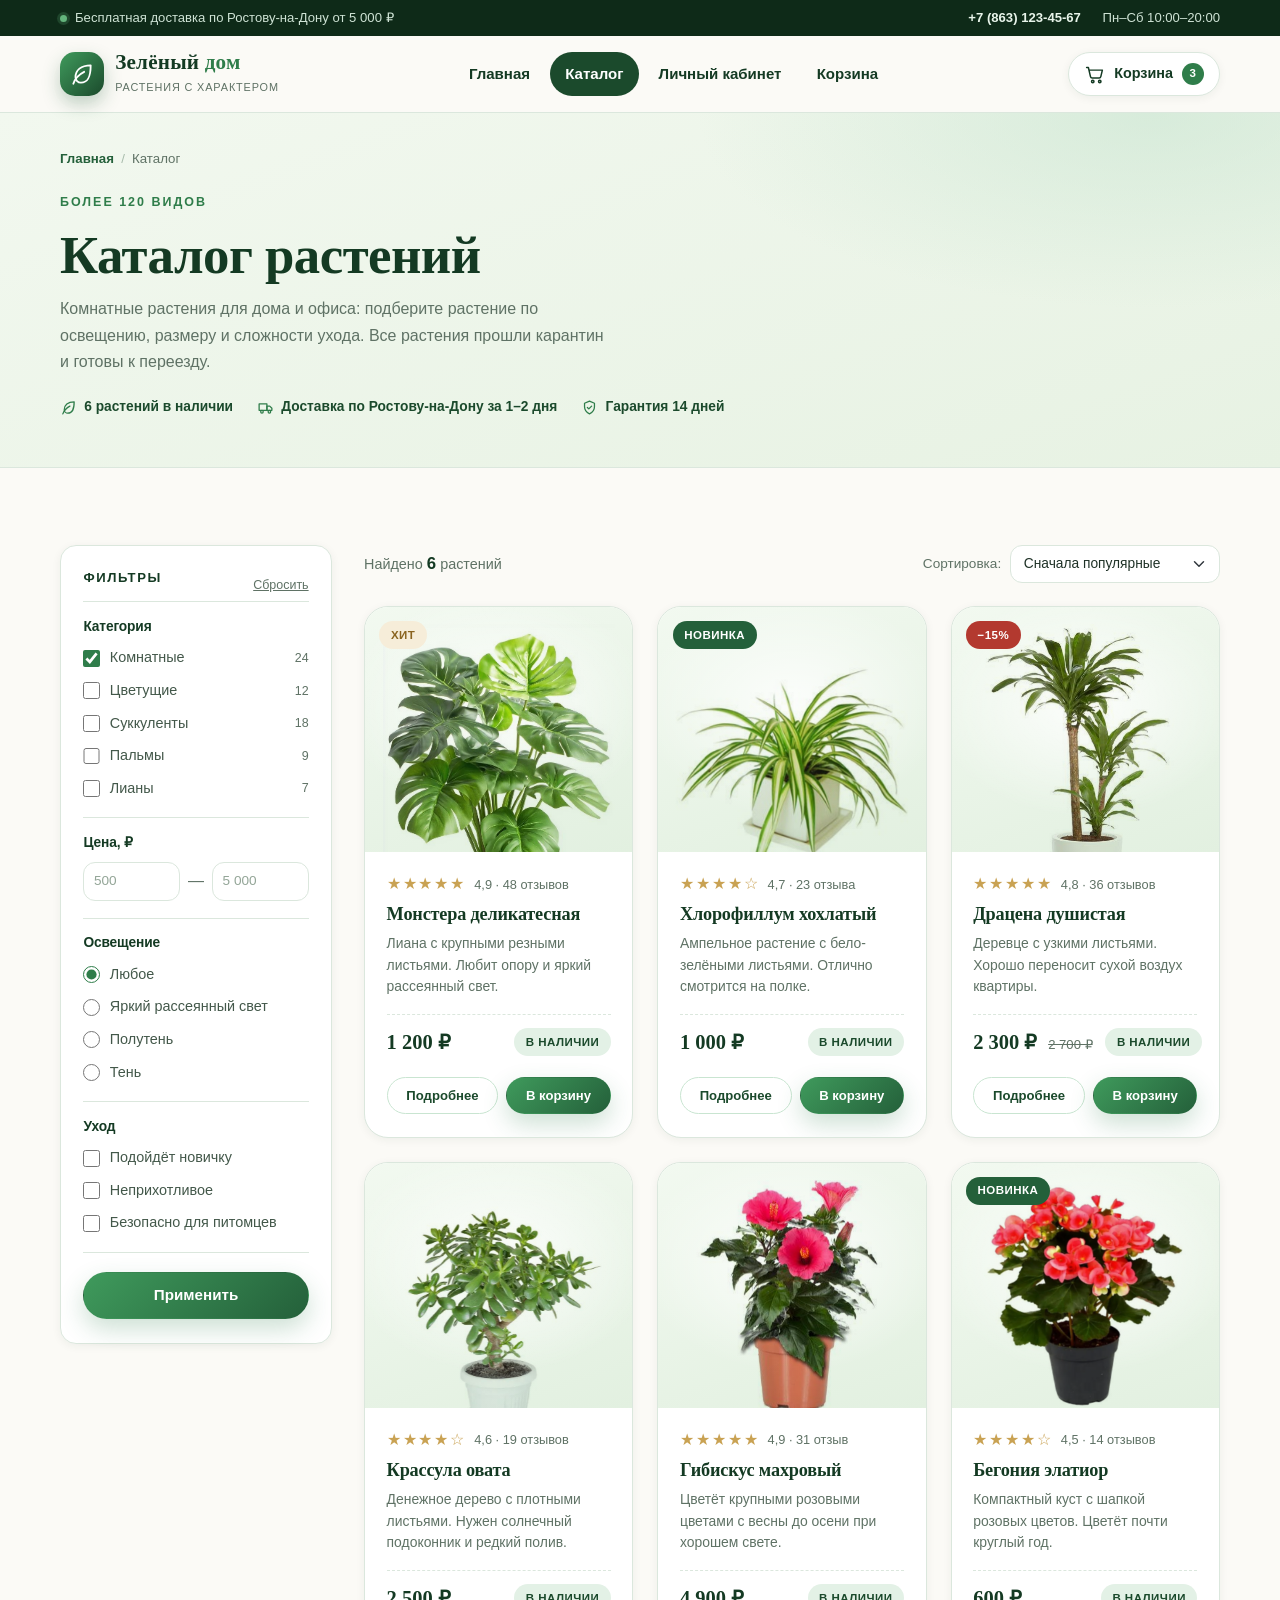
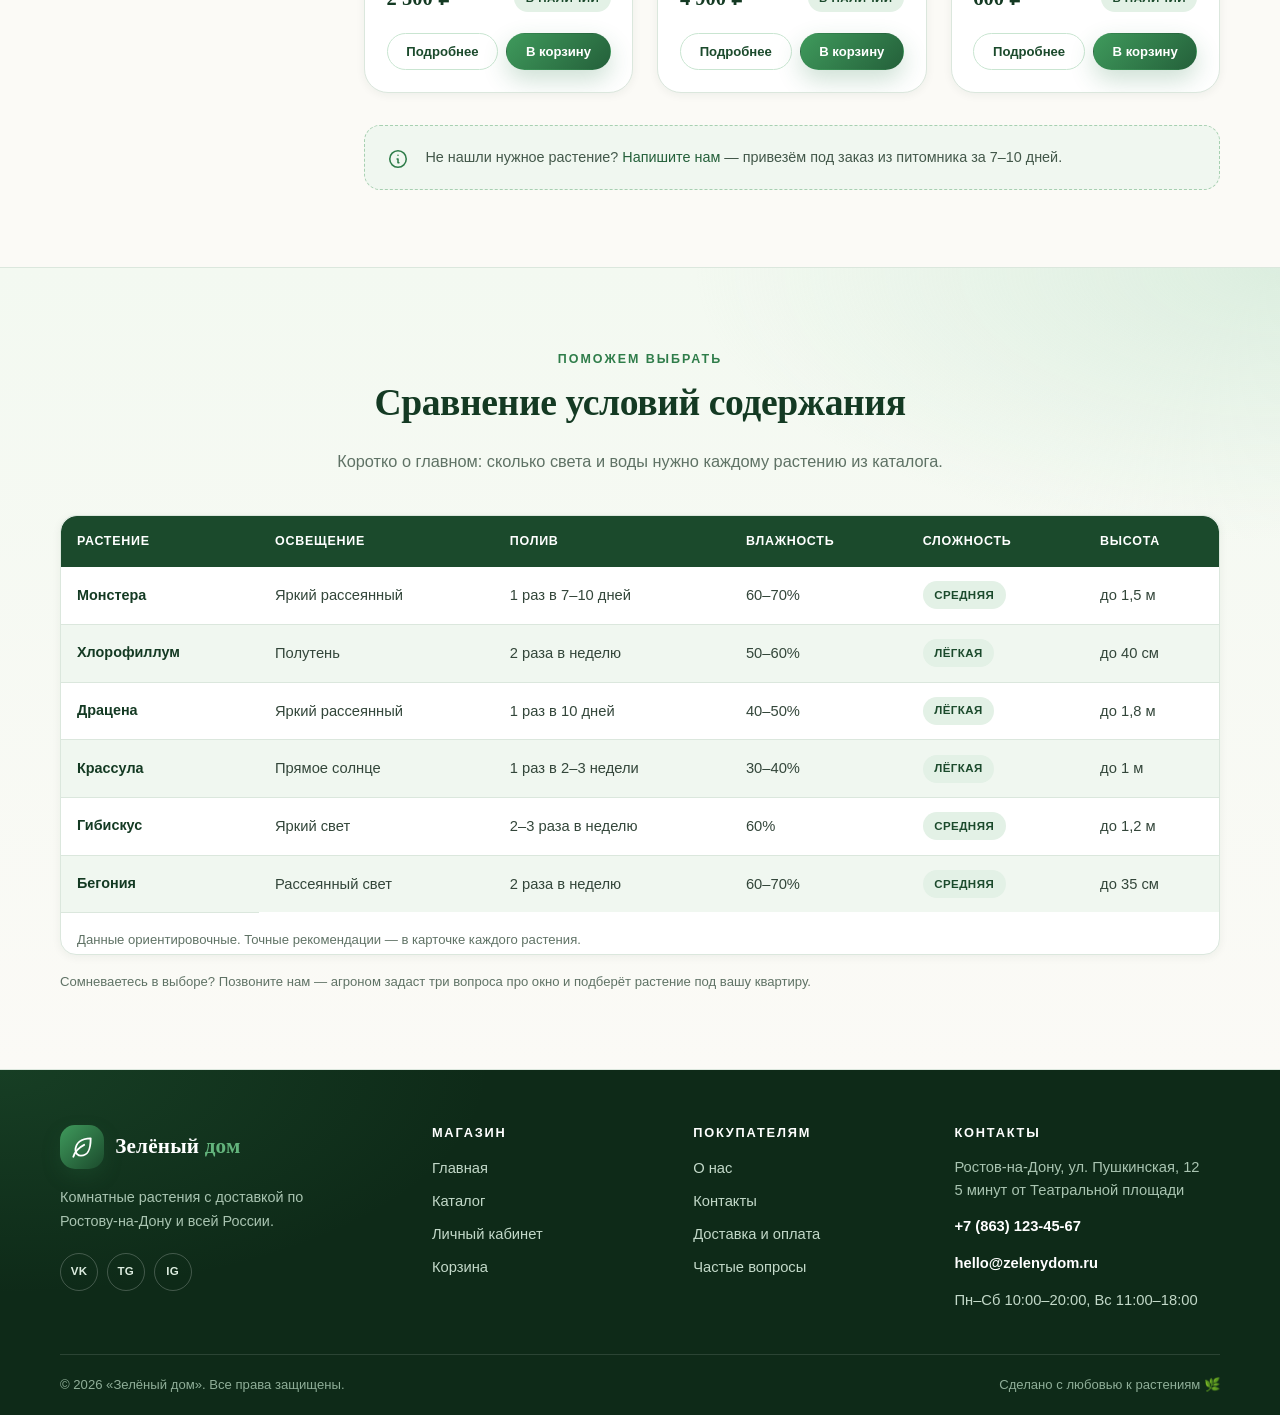
<file: green_shop/catalog.html>
<!DOCTYPE html>
<html lang="ru">
<head>
    <meta charset="UTF-8">
    <meta name="viewport" content="width=device-width, initial-scale=1.0">
    <meta name="description" content="Каталог комнатных растений «Зелёный дом»: монстера, драцена, хлорофиллум, суккуленты и цветущие растения. Фильтры по цене и освещению.">
    <title>Каталог растений — Зелёный дом</title>
    <link rel="preconnect" href="https://cdn.jsdelivr.net">
    <link href="https://cdn.jsdelivr.net/npm/bootstrap@5.3.3/dist/css/bootstrap.min.css" rel="stylesheet">
    <link rel="stylesheet" href="css/style.css">
    <link rel="stylesheet" href="css/responsive.css">
</head>
<body>
    <a class="skip-link" href="#main">Перейти к содержимому</a>
    <div class="topbar">
        <div class="container topbar__inner">
            <span class="topbar__note">Бесплатная доставка по Ростову-на-Дону от 5 000 ₽</span>
            <div class="topbar__links">
                <a href="tel:+78631234567">+7 (863) 123-45-67</a>
                <span class="topbar__hours">Пн–Сб 10:00–20:00</span>
            </div>
        </div>
    </div>

    <header class="site-header">
        <div class="container">
            <a class="brand" href="../index.html" aria-label="Зелёный дом — на главную">
                <span class="brand__mark" aria-hidden="true">
                    <svg viewBox="0 0 24 24" fill="none" stroke="currentColor" stroke-width="1.7" stroke-linecap="round" stroke-linejoin="round"><path d="M20 4c-9 0-14 4.5-14 11a5 5 0 0 0 5 5c6.5 0 9-5 9-16Z"/><path d="M4 21c2-6 6-9 10-11"/></svg>
                </span>
                <span>
                    <span class="brand__text">Зелёный <em>дом</em></span>
                    <span class="brand__tagline">растения с характером</span>
                </span>
            </a>
            <nav class="main-nav" aria-label="Основная навигация">
                <ul>
                    <li><a href="../index.html">Главная</a></li>
                    <li><a class="active" href="catalog.html" aria-current="page">Каталог</a></li>
                    <li><a href="account.html">Личный кабинет</a></li>
                    <li><a href="cart.html">Корзина</a></li>
                </ul>
            </nav>
            <div class="header-actions">
                <a href="cart.html" class="cart-link" aria-label="Корзина, 3 товара">
                    <svg viewBox="0 0 24 24" fill="none" stroke="currentColor" stroke-width="1.7" stroke-linecap="round" stroke-linejoin="round" aria-hidden="true"><path d="M3 4h2l2.4 10.4a2 2 0 0 0 2 1.6h7.8a2 2 0 0 0 2-1.6L21 7H6"/><circle cx="10" cy="20" r="1.4"/><circle cx="18" cy="20" r="1.4"/></svg>
                    <span class="cart-link__text">Корзина</span>
                    <span class="cart-count">3</span>
                </a>
            </div>
        </div>
    </header>
    <main id="main">
        <section class="page-hero" aria-labelledby="page-title">
            <div class="container">
                <nav aria-label="Хлебные крошки">
                    <ol class="breadcrumbs">
                        <li><a href="../index.html">Главная</a></li>
                        <li aria-current="page">Каталог</li>
                    </ol>
                </nav>
                <div class="page-hero__inner">
                    <span class="eyebrow">Более 120 видов</span>
                    <h1 id="page-title">Каталог растений</h1>
                    <p>Комнатные растения для дома и офиса: подберите растение по освещению, размеру и сложности ухода. Все растения прошли карантин и готовы к переезду.</p>
                    <div class="page-hero__meta">
                        <span>
                            <svg viewBox="0 0 24 24" fill="none" stroke="currentColor" stroke-width="1.8" stroke-linecap="round" stroke-linejoin="round" aria-hidden="true"><path d="M20 4c-9 0-14 4.5-14 11a5 5 0 0 0 5 5c6.5 0 9-5 9-16Z"/><path d="M4 21c2-6 6-9 10-11"/></svg>
                            6 растений в наличии
                        </span>
                        <span>
                            <svg viewBox="0 0 24 24" fill="none" stroke="currentColor" stroke-width="1.8" stroke-linecap="round" stroke-linejoin="round" aria-hidden="true"><path d="M3 7h11v9H3z"/><path d="M14 10h4l3 3v3h-7z"/><circle cx="7" cy="18" r="1.8"/><circle cx="17.5" cy="18" r="1.8"/></svg>
                            Доставка по Ростову-на-Дону за 1–2 дня
                        </span>
                        <span>
                            <svg viewBox="0 0 24 24" fill="none" stroke="currentColor" stroke-width="1.8" stroke-linecap="round" stroke-linejoin="round" aria-hidden="true"><path d="M12 3 5 6v5c0 4.5 3 8 7 10 4-2 7-5.5 7-10V6l-7-3Z"/><path d="m9 12 2 2 4-4"/></svg>
                            Гарантия 14 дней
                        </span>
                    </div>
                </div>
            </div>
        </section>
        <section class="section" aria-labelledby="catalog-title">
            <div class="container">
                <h2 class="sr-only" id="catalog-title">Список растений</h2>
                <div class="catalog-layout">
                    <aside class="filters" aria-labelledby="filters-title">
                        <div class="filters__head">
                            <h2 id="filters-title">Фильтры</h2>
                            <a class="filters__reset" href="catalog.html">Сбросить</a>
                        </div>
                        <form class="filters__form" action="catalog.html" method="get">
                            <div class="filter-group">
                                <h3>Категория</h3>
                                <ul class="filter-list">
                                    <li><label class="filter-option"><input type="checkbox" name="category" value="home" checked> Комнатные <span class="filter-count">24</span></label></li>
                                    <li><label class="filter-option"><input type="checkbox" name="category" value="flowering"> Цветущие <span class="filter-count">12</span></label></li>
                                    <li><label class="filter-option"><input type="checkbox" name="category" value="succulents"> Суккуленты <span class="filter-count">18</span></label></li>
                                    <li><label class="filter-option"><input type="checkbox" name="category" value="palms"> Пальмы <span class="filter-count">9</span></label></li>
                                    <li><label class="filter-option"><input type="checkbox" name="category" value="vines"> Лианы <span class="filter-count">7</span></label></li>
                                </ul>
                            </div>
                            <div class="filter-group">
                                <h3>Цена, ₽</h3>
                                <div class="price-row">
                                    <label class="sr-only" for="price-min">Минимальная цена</label>
                                    <input class="form-control" id="price-min" name="price_min" type="number" min="0" step="100" placeholder="500">
                                    <span>—</span>
                                    <label class="sr-only" for="price-max">Максимальная цена</label>
                                    <input class="form-control" id="price-max" name="price_max" type="number" min="0" step="100" placeholder="5 000">
                                </div>
                            </div>
                            <div class="filter-group">
                                <h3>Освещение</h3>
                                <ul class="filter-list">
                                    <li><label class="filter-option"><input type="radio" name="light" value="any" checked> Любое</label></li>
                                    <li><label class="filter-option"><input type="radio" name="light" value="bright"> Яркий рассеянный свет</label></li>
                                    <li><label class="filter-option"><input type="radio" name="light" value="partial"> Полутень</label></li>
                                    <li><label class="filter-option"><input type="radio" name="light" value="shade"> Тень</label></li>
                                </ul>
                            </div>
                            <div class="filter-group">
                                <h3>Уход</h3>
                                <ul class="filter-list">
                                    <li><label class="filter-option"><input type="checkbox" name="care" value="newbie"> Подойдёт новичку</label></li>
                                    <li><label class="filter-option"><input type="checkbox" name="care" value="easy"> Неприхотливое</label></li>
                                    <li><label class="filter-option"><input type="checkbox" name="care" value="petfriendly"> Безопасно для питомцев</label></li>
                                </ul>
                            </div>
                            <button type="submit" class="btn btn-block">Применить</button>
                        </form>
                    </aside>

                    <div class="catalog-main">
                        <div class="catalog-toolbar">
                            <p class="catalog-toolbar__count">Найдено <strong>6</strong> растений</p>
                            <div class="catalog-toolbar__sort">
                                <label for="sort">Сортировка:</label>
                                <select class="form-select" id="sort" name="sort">
                                    <option value="popular">Сначала популярные</option>
                                    <option value="price-asc">Сначала дешёвые</option>
                                    <option value="price-desc">Сначала дорогие</option>
                                    <option value="name">По алфавиту</option>
                                </select>
                            </div>
                        </div>
                        <div class="products-grid">
                            <article class="product-card">
                                <div class="product-card__media">
                                    <span class="product-card__badge badge-hit">Хит</span>
                                    <img src="img/plant1.jpg" width="640" height="960" alt="Монстера деликатесная" loading="lazy">
                                </div>
                                <div class="product-card__body">
                                    <div class="product-card__meta">
                                        <span class="stars" aria-hidden="true">★★★★★</span>
                                        <span>4,9 · 48 отзывов</span>
                                    </div>
                                    <h3 class="product-card__title"><a href="product.html">Монстера деликатесная</a></h3>
                                    <p class="product-card__text">Лиана с крупными резными листьями. Любит опору и яркий рассеянный свет.</p>
                                    <div class="product-card__foot">
                                        <p class="price">1 200 ₽</p>
                                        <span class="badge-soft">В наличии</span>
                                    </div>
                                    <div class="product-card__actions">
                                        <a href="product.html" class="btn-secondary">Подробнее</a>
                                        <button type="button" class="btn">В корзину</button>
                                    </div>
                                </div>
                            </article>
                            <article class="product-card">
                                <div class="product-card__media">
                                    <span class="product-card__badge badge-new">Новинка</span>
                                    <img src="img/plant2.jpg" width="300" height="400" alt="Хлорофиллум хохлатый" loading="lazy">
                                </div>
                                <div class="product-card__body">
                                    <div class="product-card__meta">
                                        <span class="stars" aria-hidden="true">★★★★☆</span>
                                        <span>4,7 · 23 отзыва</span>
                                    </div>
                                    <h3 class="product-card__title"><a href="product.html">Хлорофиллум хохлатый</a></h3>
                                    <p class="product-card__text">Ампельное растение с бело-зелёными листьями. Отлично смотрится на полке.</p>
                                    <div class="product-card__foot">
                                        <p class="price">1 000 ₽</p>
                                        <span class="badge-soft">В наличии</span>
                                    </div>
                                    <div class="product-card__actions">
                                        <a href="product.html" class="btn-secondary">Подробнее</a>
                                        <button type="button" class="btn">В корзину</button>
                                    </div>
                                </div>
                            </article>
                            <article class="product-card">
                                <div class="product-card__media">
                                    <span class="product-card__badge badge-sale">−15%</span>
                                    <img src="img/plant3.jpg" width="435" height="518" alt="Драцена душистая" loading="lazy">
                                </div>
                                <div class="product-card__body">
                                    <div class="product-card__meta">
                                        <span class="stars" aria-hidden="true">★★★★★</span>
                                        <span>4,8 · 36 отзывов</span>
                                    </div>
                                    <h3 class="product-card__title"><a href="product.html">Драцена душистая</a></h3>
                                    <p class="product-card__text">Деревце с узкими листьями. Хорошо переносит сухой воздух квартиры.</p>
                                    <div class="product-card__foot">
                                        <p class="price">2 300 ₽ <span class="price-old">2 700 ₽</span></p>
                                        <span class="badge-soft">В наличии</span>
                                    </div>
                                    <div class="product-card__actions">
                                        <a href="product.html" class="btn-secondary">Подробнее</a>
                                        <button type="button" class="btn">В корзину</button>
                                    </div>
                                </div>
                            </article>
                            <article class="product-card">
                                <div class="product-card__media">
                                    <img src="img/plant4.jpg" width="680" height="837" alt="Крассула овата" loading="lazy">
                                </div>
                                <div class="product-card__body">
                                    <div class="product-card__meta">
                                        <span class="stars" aria-hidden="true">★★★★☆</span>
                                        <span>4,6 · 19 отзывов</span>
                                    </div>
                                    <h3 class="product-card__title"><a href="product.html">Крассула овата</a></h3>
                                    <p class="product-card__text">Денежное дерево с плотными листьями. Нужен солнечный подоконник и редкий полив.</p>
                                    <div class="product-card__foot">
                                        <p class="price">2 500 ₽</p>
                                        <span class="badge-soft">В наличии</span>
                                    </div>
                                    <div class="product-card__actions">
                                        <a href="product.html" class="btn-secondary">Подробнее</a>
                                        <button type="button" class="btn">В корзину</button>
                                    </div>
                                </div>
                            </article>
                            <article class="product-card">
                                <div class="product-card__media">
                                    <img src="img/plant5.jpg" width="360" height="360" alt="Гибискус махровый" loading="lazy">
                                </div>
                                <div class="product-card__body">
                                    <div class="product-card__meta">
                                        <span class="stars" aria-hidden="true">★★★★★</span>
                                        <span>4,9 · 31 отзыв</span>
                                    </div>
                                    <h3 class="product-card__title"><a href="product.html">Гибискус махровый</a></h3>
                                    <p class="product-card__text">Цветёт крупными розовыми цветами с весны до осени при хорошем свете.</p>
                                    <div class="product-card__foot">
                                        <p class="price">4 900 ₽</p>
                                        <span class="badge-soft">В наличии</span>
                                    </div>
                                    <div class="product-card__actions">
                                        <a href="product.html" class="btn-secondary">Подробнее</a>
                                        <button type="button" class="btn">В корзину</button>
                                    </div>
                                </div>
                            </article>
                            <article class="product-card">
                                <div class="product-card__media">
                                    <span class="product-card__badge badge-new">Новинка</span>
                                    <img src="img/plant6.jpg" width="696" height="696" alt="Бегония элатиор" loading="lazy">
                                </div>
                                <div class="product-card__body">
                                    <div class="product-card__meta">
                                        <span class="stars" aria-hidden="true">★★★★☆</span>
                                        <span>4,5 · 14 отзывов</span>
                                    </div>
                                    <h3 class="product-card__title"><a href="product.html">Бегония элатиор</a></h3>
                                    <p class="product-card__text">Компактный куст с шапкой розовых цветов. Цветёт почти круглый год.</p>
                                    <div class="product-card__foot">
                                        <p class="price">600 ₽</p>
                                        <span class="badge-soft">В наличии</span>
                                    </div>
                                    <div class="product-card__actions">
                                        <a href="product.html" class="btn-secondary">Подробнее</a>
                                        <button type="button" class="btn">В корзину</button>
                                    </div>
                                </div>
                            </article>
                        </div>
                        <div class="catalog-note">
                            <svg viewBox="0 0 24 24" fill="none" stroke="currentColor" stroke-width="1.7" stroke-linecap="round" stroke-linejoin="round" aria-hidden="true"><circle cx="12" cy="12" r="9"/><path d="M12 8h.01M11 12h1v4h1"/></svg>
                            <p>Не нашли нужное растение? <a href="../index.html#contacts">Напишите нам</a> — привезём под заказ из питомника за 7–10 дней.</p>
                        </div>
                    </div>
                </div>
            </div>
        </section>
        <section class="section section--tint" aria-labelledby="compare-title">
            <div class="container">
                <div class="section-head">
                    <span class="eyebrow">Поможем выбрать</span>
                    <h2 id="compare-title">Сравнение условий содержания</h2>
                    <p>Коротко о главном: сколько света и воды нужно каждому растению из каталога.</p>
                </div>
                <div class="table-wrap">
                    <table class="data-table">
                        <caption>Данные ориентировочные. Точные рекомендации — в карточке каждого растения.</caption>
                        <thead>
                            <tr>
                                <th scope="col">Растение</th>
                                <th scope="col">Освещение</th>
                                <th scope="col">Полив</th>
                                <th scope="col">Влажность</th>
                                <th scope="col">Сложность</th>
                                <th scope="col">Высота</th>
                            </tr>
                        </thead>
                        <tbody>
                            <tr>
                                <th scope="row">Монстера</th>
                                <td>Яркий рассеянный</td>
                                <td>1 раз в 7–10 дней</td>
                                <td>60–70%</td>
                                <td><span class="badge-soft">Средняя</span></td>
                                <td>до 1,5 м</td>
                            </tr>
                            <tr>
                                <th scope="row">Хлорофиллум</th>
                                <td>Полутень</td>
                                <td>2 раза в неделю</td>
                                <td>50–60%</td>
                                <td><span class="badge-soft">Лёгкая</span></td>
                                <td>до 40 см</td>
                            </tr>
                            <tr>
                                <th scope="row">Драцена</th>
                                <td>Яркий рассеянный</td>
                                <td>1 раз в 10 дней</td>
                                <td>40–50%</td>
                                <td><span class="badge-soft">Лёгкая</span></td>
                                <td>до 1,8 м</td>
                            </tr>
                            <tr>
                                <th scope="row">Крассула</th>
                                <td>Прямое солнце</td>
                                <td>1 раз в 2–3 недели</td>
                                <td>30–40%</td>
                                <td><span class="badge-soft">Лёгкая</span></td>
                                <td>до 1 м</td>
                            </tr>
                            <tr>
                                <th scope="row">Гибискус</th>
                                <td>Яркий свет</td>
                                <td>2–3 раза в неделю</td>
                                <td>60%</td>
                                <td><span class="badge-soft">Средняя</span></td>
                                <td>до 1,2 м</td>
                            </tr>
                            <tr>
                                <th scope="row">Бегония</th>
                                <td>Рассеянный свет</td>
                                <td>2 раза в неделю</td>
                                <td>60–70%</td>
                                <td><span class="badge-soft">Средняя</span></td>
                                <td>до 35 см</td>
                            </tr>
                        </tbody>
                    </table>
                </div>
                <p class="table-footnote">Сомневаетесь в выборе? Позвоните нам — агроном задаст три вопроса про окно и подберёт растение под вашу квартиру.</p>
            </div>
        </section>
    </main>
    <footer class="site-footer">
        <div class="container">
            <div class="footer-grid">
                <div class="footer-brand">
                    <a class="brand" href="../index.html" aria-label="Зелёный дом — на главную">
                        <span class="brand__mark" aria-hidden="true">
                            <svg viewBox="0 0 24 24" fill="none" stroke="currentColor" stroke-width="1.7" stroke-linecap="round" stroke-linejoin="round"><path d="M20 4c-9 0-14 4.5-14 11a5 5 0 0 0 5 5c6.5 0 9-5 9-16Z"/><path d="M4 21c2-6 6-9 10-11"/></svg>
                        </span>
                        <span class="brand__text">Зелёный <em>дом</em></span>
                    </a>
                    <p>Комнатные растения с доставкой по Ростову-на-Дону и всей России.</p>
                    <div class="socials">
                        <a href="https://vk.com" target="_blank" rel="noopener" aria-label="ВКонтакте">VK</a>
                        <a href="https://t.me" target="_blank" rel="noopener" aria-label="Telegram">TG</a>
                        <a href="https://instagram.com" target="_blank" rel="noopener" aria-label="Instagram">IG</a>
                    </div>
                </div>
                <div class="footer-col">
                    <h3>Магазин</h3>
                    <ul class="footer-list">
                        <li><a href="../index.html">Главная</a></li>
                        <li><a href="catalog.html">Каталог</a></li>
                        <li><a href="account.html">Личный кабинет</a></li>
                        <li><a href="cart.html">Корзина</a></li>
                    </ul>
                </div>
                <div class="footer-col">
                    <h3>Покупателям</h3>
                    <ul class="footer-list">
                        <li><a href="../index.html#about">О нас</a></li>
                        <li><a href="../index.html#contacts">Контакты</a></li>
                        <li><a href="cart.html#delivery">Доставка и оплата</a></li>
                        <li><a href="cart.html#faq">Частые вопросы</a></li>
                    </ul>
                </div>
                <div class="footer-col footer-col--contacts">
                    <h3>Контакты</h3>
                    <div class="footer-contacts">
                        <address>Ростов-на-Дону, ул. Пушкинская, 12<br>5 минут от Театральной площади</address>
                        <a href="tel:+78631234567">+7 (863) 123-45-67</a>
                        <a href="mailto:hello@zelenydom.ru">hello@zelenydom.ru</a>
                        <span>Пн–Сб 10:00–20:00, Вс 11:00–18:00</span>
                    </div>
                </div>
            </div>
            <div class="footer-bottom">
                <p>© 2026 «Зелёный дом». Все права защищены.</p>
                <p>Сделано с любовью к растениям 🌿</p>
            </div>
        </div>
    </footer>
</body>
</html>
</file>
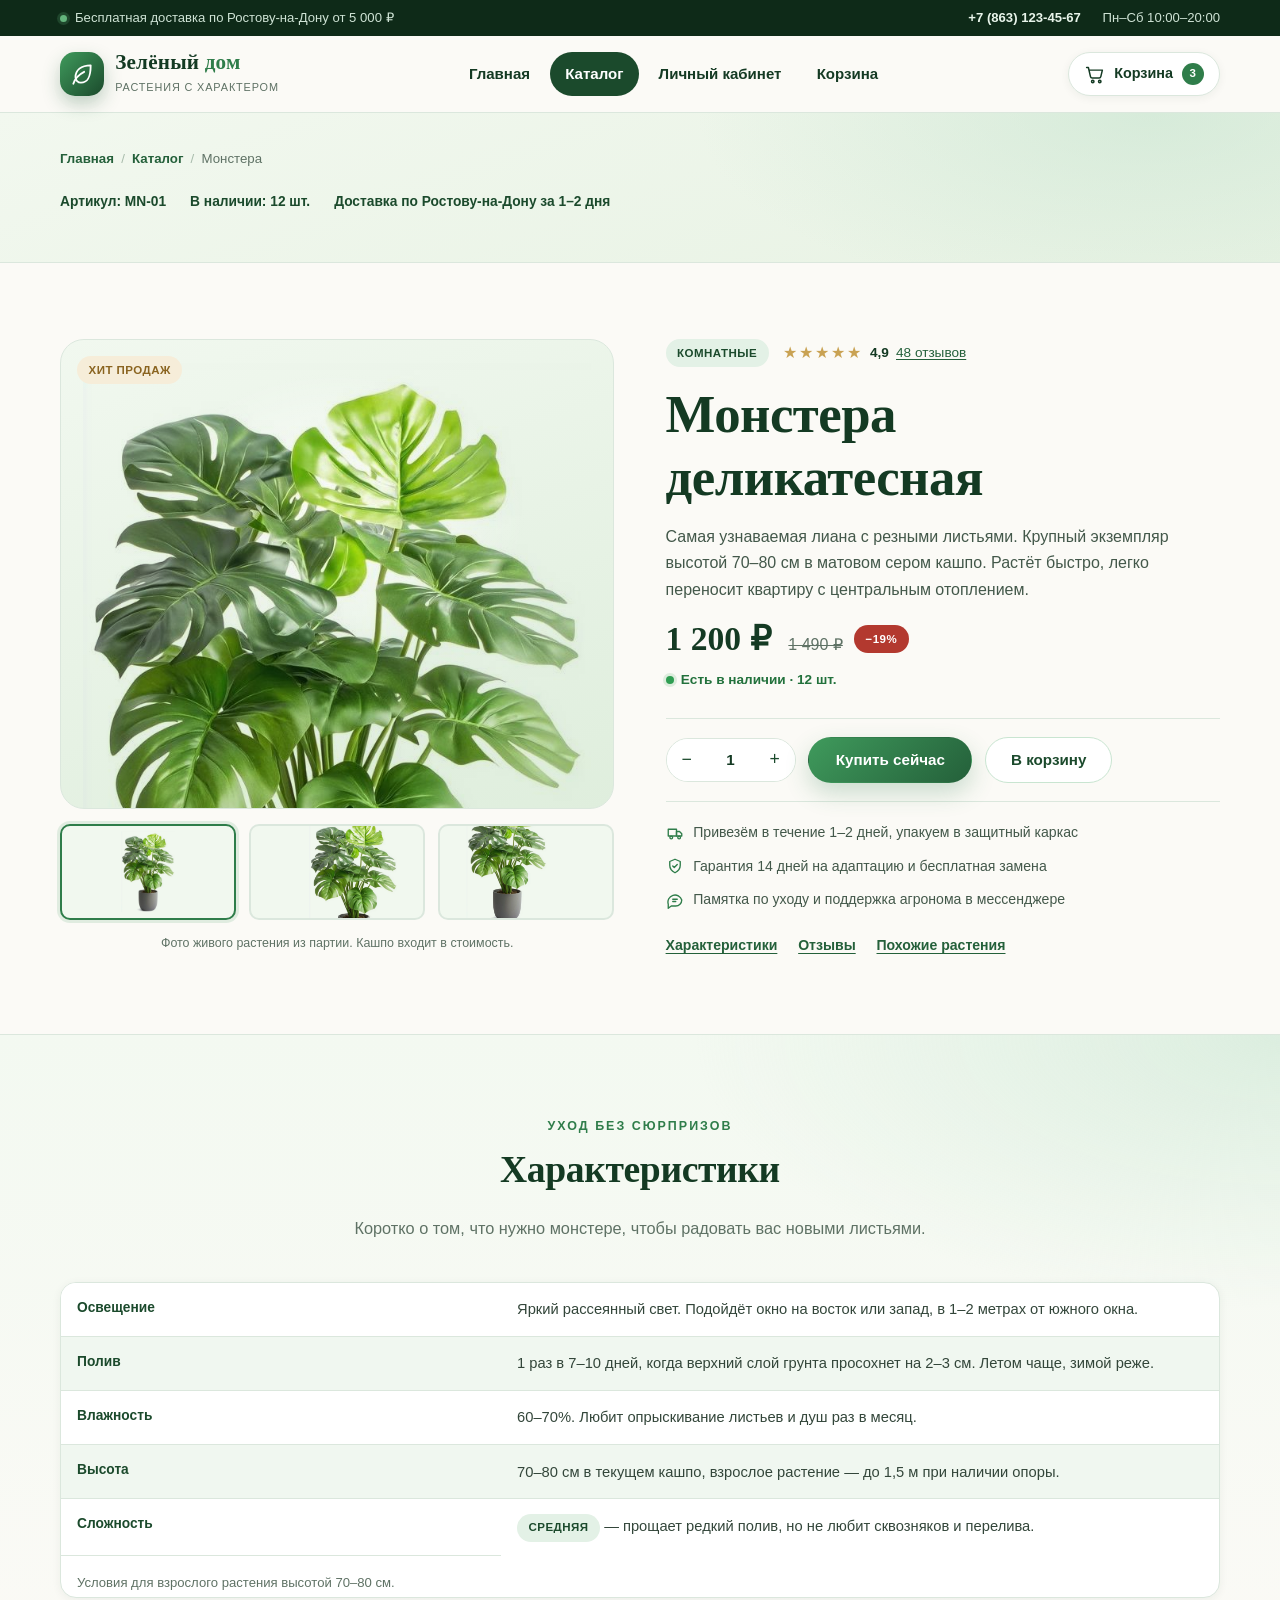
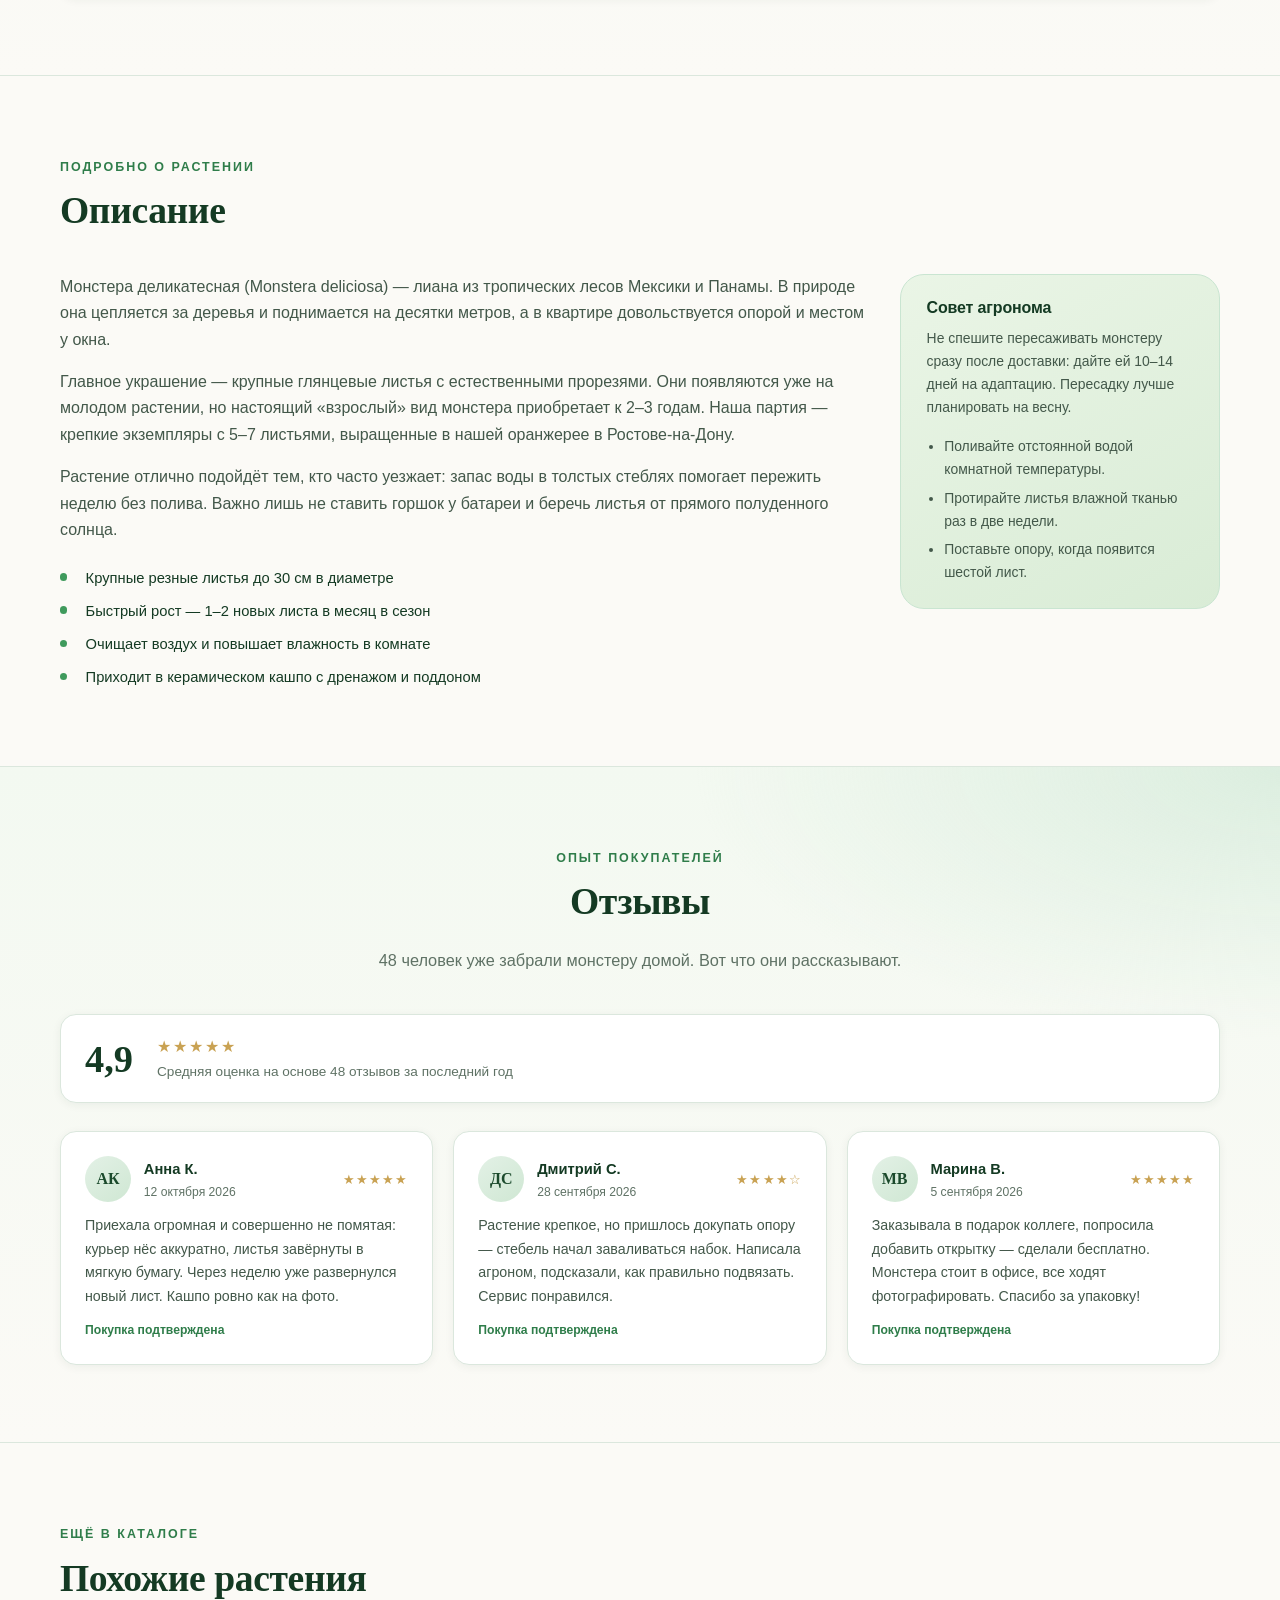
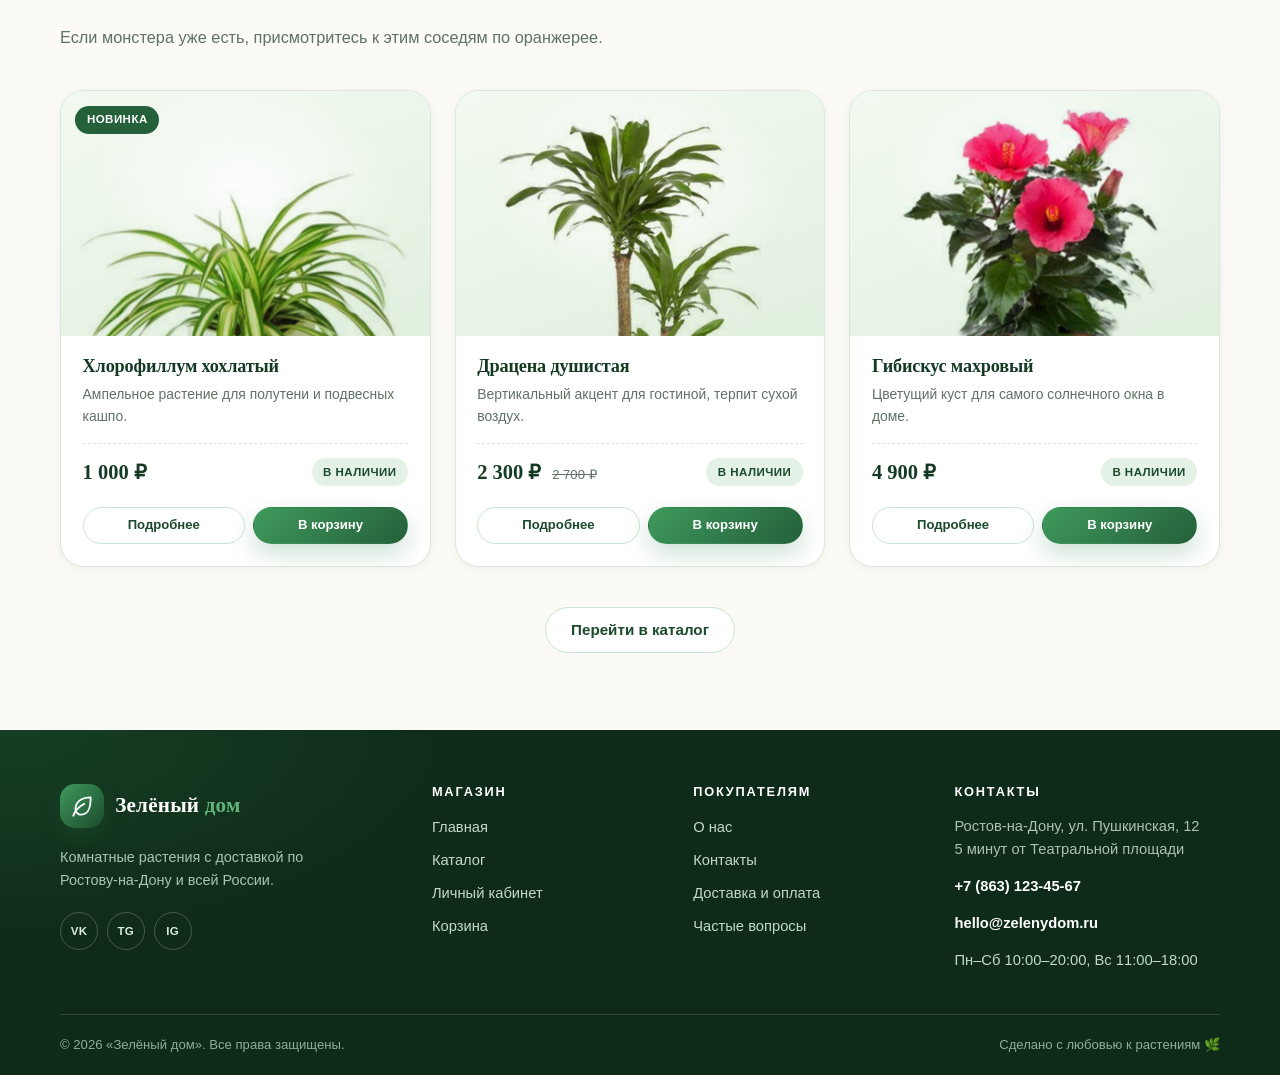
<file: green_shop/product.html>
<!DOCTYPE html>
<html lang="ru">
<head>
    <meta charset="UTF-8">
    <meta name="viewport" content="width=device-width, initial-scale=1.0">
    <meta name="description" content="Монстера деликатесная: характеристики, рекомендации по уходу, отзывы покупателей и похожие комнатные растения в «Зелёном доме».">
    <title>Монстера деликатесная — Зелёный дом</title>
    <link rel="preconnect" href="https://cdn.jsdelivr.net">
    <link href="https://cdn.jsdelivr.net/npm/bootstrap@5.3.3/dist/css/bootstrap.min.css" rel="stylesheet">
    <link rel="stylesheet" href="css/style.css">
    <link rel="stylesheet" href="css/responsive.css">
</head>
<body>
    <a class="skip-link" href="#main">Перейти к содержимому</a>
    <div class="topbar">
        <div class="container topbar__inner">
            <span class="topbar__note">Бесплатная доставка по Ростову-на-Дону от 5 000 ₽</span>
            <div class="topbar__links">
                <a href="tel:+78631234567">+7 (863) 123-45-67</a>
                <span class="topbar__hours">Пн–Сб 10:00–20:00</span>
            </div>
        </div>
    </div>

    <header class="site-header">
        <div class="container">
            <a class="brand" href="../index.html" aria-label="Зелёный дом — на главную">
                <span class="brand__mark" aria-hidden="true">
                    <svg viewBox="0 0 24 24" fill="none" stroke="currentColor" stroke-width="1.7" stroke-linecap="round" stroke-linejoin="round"><path d="M20 4c-9 0-14 4.5-14 11a5 5 0 0 0 5 5c6.5 0 9-5 9-16Z"/><path d="M4 21c2-6 6-9 10-11"/></svg>
                </span>
                <span>
                    <span class="brand__text">Зелёный <em>дом</em></span>
                    <span class="brand__tagline">растения с характером</span>
                </span>
            </a>
            <nav class="main-nav" aria-label="Основная навигация">
                <ul>
                    <li><a href="../index.html">Главная</a></li>
                    <li><a class="active" href="catalog.html" aria-current="page">Каталог</a></li>
                    <li><a href="account.html">Личный кабинет</a></li>
                    <li><a href="cart.html">Корзина</a></li>
                </ul>
            </nav>
            <div class="header-actions">
                <a href="cart.html" class="cart-link" aria-label="Корзина, 3 товара">
                    <svg viewBox="0 0 24 24" fill="none" stroke="currentColor" stroke-width="1.7" stroke-linecap="round" stroke-linejoin="round" aria-hidden="true"><path d="M3 4h2l2.4 10.4a2 2 0 0 0 2 1.6h7.8a2 2 0 0 0 2-1.6L21 7H6"/><circle cx="10" cy="20" r="1.4"/><circle cx="18" cy="20" r="1.4"/></svg>
                    <span class="cart-link__text">Корзина</span>
                    <span class="cart-count">3</span>
                </a>
            </div>
        </div>
    </header>
    <main id="main">
        <section class="page-hero" aria-label="Хлебные крошки и артикул">
            <div class="container">
                <nav aria-label="Хлебные крошки">
                    <ol class="breadcrumbs">
                        <li><a href="../index.html">Главная</a></li>
                        <li><a href="catalog.html">Каталог</a></li>
                        <li aria-current="page">Монстера</li>
                    </ol>
                </nav>
                <div class="page-hero__meta">
                    <span>Артикул: MN-01</span>
                    <span>В наличии: 12 шт.</span>
                    <span>Доставка по Ростову-на-Дону за 1–2 дня</span>
                </div>
            </div>
        </section>

        <section class="section" aria-labelledby="product-title">
            <div class="container">
                <div class="product-layout">
                    <div class="gallery">
                        <div class="gallery__main">
                            <span class="gallery__tag badge-hit">Хит продаж</span>
                            <img src="img/plant1.jpg" width="640" height="960" alt="Монстера деликатесная — общий вид растения в сером кашпо">
                        </div>
                        <div class="gallery__thumbs">
                            <button type="button" class="gallery__thumb is-active" aria-label="Показать общий вид растения" aria-pressed="true">
                                <img src="img/plant1.jpg" width="640" height="960" alt="">
                            </button>
                            <button type="button" class="gallery__thumb thumb--zoom" aria-label="Показать крупным планом лист монстеры" aria-pressed="false">
                                <img src="img/plant1.jpg" width="640" height="960" alt="">
                            </button>
                            <button type="button" class="gallery__thumb thumb--zoom-alt" aria-label="Показать основание и горшок" aria-pressed="false">
                                <img src="img/plant1.jpg" width="640" height="960" alt="">
                            </button>
                        </div>
                        <p class="gallery__note">Фото живого растения из партии. Кашпо входит в стоимость.</p>
                    </div>

                    <div class="product-info">
                        <div class="product-meta">
                            <span class="badge-soft">Комнатные</span>
                            <span class="rating">
                                <span class="stars" aria-hidden="true">★★★★★</span>
                                <strong>4,9</strong>
                                <a href="#reviews">48 отзывов</a>
                            </span>
                        </div>
                        <h1 id="product-title">Монстера деликатесная</h1>
                        <p class="product-short">Самая узнаваемая лиана с резными листьями. Крупный экземпляр высотой 70–80 см в матовом сером кашпо. Растёт быстро, легко переносит квартиру с центральным отоплением.</p>
                        <div class="product-price">
                            <span class="price">1 200 ₽</span>
                            <span class="price-old">1 490 ₽</span>
                            <span class="badge-sale">−19%</span>
                        </div>
                        <span class="product-stock">Есть в наличии · 12 шт.</span>

                        <div class="product-buy">
                            <div class="qty">
                                <button type="button" aria-label="Уменьшить количество">−</button>
                                <label class="sr-only" for="product-qty">Количество</label>
                                <input id="product-qty" name="quantity" type="number" value="1" min="1" max="12">
                                <button type="button" aria-label="Увеличить количество">+</button>
                            </div>
                            <button type="button" class="btn">Купить сейчас</button>
                            <button type="button" class="btn-secondary">В корзину</button>
                        </div>

                        <ul class="product-perks">
                            <li>
                                <svg viewBox="0 0 24 24" fill="none" stroke="currentColor" stroke-width="1.8" stroke-linecap="round" stroke-linejoin="round" aria-hidden="true"><path d="M3 7h11v9H3z"/><path d="M14 10h4l3 3v3h-7z"/><circle cx="7" cy="18" r="1.8"/><circle cx="17.5" cy="18" r="1.8"/></svg>
                                Привезём в течение 1–2 дней, упакуем в защитный каркас
                            </li>
                            <li>
                                <svg viewBox="0 0 24 24" fill="none" stroke="currentColor" stroke-width="1.8" stroke-linecap="round" stroke-linejoin="round" aria-hidden="true"><path d="M12 3 5 6v5c0 4.5 3 8 7 10 4-2 7-5.5 7-10V6l-7-3Z"/><path d="m9 12 2 2 4-4"/></svg>
                                Гарантия 14 дней на адаптацию и бесплатная замена
                            </li>
                            <li>
                                <svg viewBox="0 0 24 24" fill="none" stroke="currentColor" stroke-width="1.8" stroke-linecap="round" stroke-linejoin="round" aria-hidden="true"><path d="M21 12a8 8 0 0 1-8 8H7l-4 3v-5.5A8 8 0 1 1 21 12Z"/><path d="M9 11h6M9 14h4"/></svg>
                                Памятка по уходу и поддержка агронома в мессенджере
                            </li>
                        </ul>

                        <div class="product-links">
                            <a href="#characteristics">Характеристики</a>
                            <a href="#reviews">Отзывы</a>
                            <a href="#similar">Похожие растения</a>
                        </div>
                    </div>
                </div>
            </div>
        </section>
        <section class="section section--tint" aria-labelledby="characteristics">
            <div class="container">
                <div class="section-head">
                    <span class="eyebrow">Уход без сюрпризов</span>
                    <h2 id="characteristics">Характеристики</h2>
                    <p>Коротко о том, что нужно монстере, чтобы радовать вас новыми листьями.</p>
                </div>
                <div class="table-wrap">
                    <table class="data-table data-table--specs">
                        <caption>Условия для взрослого растения высотой 70–80 см.</caption>
                        <tbody>
                            <tr>
                                <th scope="row">Освещение</th>
                                <td>Яркий рассеянный свет. Подойдёт окно на восток или запад, в 1–2 метрах от южного окна.</td>
                            </tr>
                            <tr>
                                <th scope="row">Полив</th>
                                <td>1 раз в 7–10 дней, когда верхний слой грунта просохнет на 2–3 см. Летом чаще, зимой реже.</td>
                            </tr>
                            <tr>
                                <th scope="row">Влажность</th>
                                <td>60–70%. Любит опрыскивание листьев и душ раз в месяц.</td>
                            </tr>
                            <tr>
                                <th scope="row">Высота</th>
                                <td>70–80 см в текущем кашпо, взрослое растение — до 1,5 м при наличии опоры.</td>
                            </tr>
                            <tr>
                                <th scope="row">Сложность</th>
                                <td><span class="badge-soft">Средняя</span> — прощает редкий полив, но не любит сквозняков и перелива.</td>
                            </tr>
                        </tbody>
                    </table>
                </div>
            </div>
        </section>
        <section class="section" aria-labelledby="description-title">
            <div class="container">
                <div class="section-head section-head--left">
                    <span class="eyebrow">Подробно о растении</span>
                    <h2 id="description-title">Описание</h2>
                </div>
                <div class="description-grid">
                    <div class="description-text">
                        <p>Монстера деликатесная (Monstera deliciosa) — лиана из тропических лесов Мексики и Панамы. В природе она цепляется за деревья и поднимается на десятки метров, а в квартире довольствуется опорой и местом у окна.</p>
                        <p>Главное украшение — крупные глянцевые листья с естественными прорезями. Они появляются уже на молодом растении, но настоящий «взрослый» вид монстера приобретает к 2–3 годам. Наша партия — крепкие экземпляры с 5–7 листьями, выращенные в нашей оранжерее в Ростове-на-Дону.</p>
                        <p>Растение отлично подойдёт тем, кто часто уезжает: запас воды в толстых стеблях помогает пережить неделю без полива. Важно лишь не ставить горшок у батареи и беречь листья от прямого полуденного солнца.</p>
                        <ul class="description-features">
                            <li>Крупные резные листья до 30 см в диаметре</li>
                            <li>Быстрый рост — 1–2 новых листа в месяц в сезон</li>
                            <li>Очищает воздух и повышает влажность в комнате</li>
                            <li>Приходит в керамическом кашпо с дренажом и поддоном</li>
                        </ul>
                    </div>
                    <aside class="advice-card" aria-labelledby="advice-title">
                        <h3 id="advice-title">Совет агронома</h3>
                        <p>Не спешите пересаживать монстеру сразу после доставки: дайте ей 10–14 дней на адаптацию. Пересадку лучше планировать на весну.</p>
                        <ul>
                            <li>Поливайте отстоянной водой комнатной температуры.</li>
                            <li>Протирайте листья влажной тканью раз в две недели.</li>
                            <li>Поставьте опору, когда появится шестой лист.</li>
                        </ul>
                    </aside>
                </div>
            </div>
        </section>
        <section class="section section--tint" aria-labelledby="reviews">
            <div class="container">
                <div class="section-head">
                    <span class="eyebrow">Опыт покупателей</span>
                    <h2 id="reviews">Отзывы</h2>
                    <p>48 человек уже забрали монстеру домой. Вот что они рассказывают.</p>
                </div>
                <div class="reviews-summary">
                    <div class="reviews-summary__score">4,9</div>
                    <div>
                        <span class="stars" aria-label="Средняя оценка 4,9 из 5">★★★★★</span>
                        <p>Средняя оценка на основе 48 отзывов за последний год</p>
                    </div>
                </div>
                <div class="reviews">
                    <article class="review">
                        <div class="review__head">
                            <span class="avatar-initials" aria-hidden="true">АК</span>
                            <div>
                                <span class="review__author">Анна К.</span>
                                <span class="review__date">12 октября 2026</span>
                            </div>
                            <span class="review__rating" aria-label="Оценка 5 из 5">★★★★★</span>
                        </div>
                        <p>Приехала огромная и совершенно не помятая: курьер нёс аккуратно, листья завёрнуты в мягкую бумагу. Через неделю уже развернулся новый лист. Кашпо ровно как на фото.</p>
                        <span class="review__verified">Покупка подтверждена</span>
                    </article>
                    <article class="review">
                        <div class="review__head">
                            <span class="avatar-initials" aria-hidden="true">ДС</span>
                            <div>
                                <span class="review__author">Дмитрий С.</span>
                                <span class="review__date">28 сентября 2026</span>
                            </div>
                            <span class="review__rating" aria-label="Оценка 4 из 5">★★★★☆</span>
                        </div>
                        <p>Растение крепкое, но пришлось докупать опору — стебель начал заваливаться набок. Написала агроном, подсказали, как правильно подвязать. Сервис понравился.</p>
                        <span class="review__verified">Покупка подтверждена</span>
                    </article>
                    <article class="review">
                        <div class="review__head">
                            <span class="avatar-initials" aria-hidden="true">МВ</span>
                            <div>
                                <span class="review__author">Марина В.</span>
                                <span class="review__date">5 сентября 2026</span>
                            </div>
                            <span class="review__rating" aria-label="Оценка 5 из 5">★★★★★</span>
                        </div>
                        <p>Заказывала в подарок коллеге, попросила добавить открытку — сделали бесплатно. Монстера стоит в офисе, все ходят фотографировать. Спасибо за упаковку!</p>
                        <span class="review__verified">Покупка подтверждена</span>
                    </article>
                </div>
            </div>
        </section>
        <section class="section" aria-labelledby="similar">
            <div class="container">
                <div class="section-head section-head--left">
                    <span class="eyebrow">Ещё в каталоге</span>
                    <h2 id="similar">Похожие растения</h2>
                    <p>Если монстера уже есть, присмотритесь к этим соседям по оранжерее.</p>
                </div>
                <div class="products-grid products-grid--three">
                    <article class="product-card">
                        <div class="product-card__media">
                            <span class="product-card__badge badge-new">Новинка</span>
                            <img src="img/plant2.jpg" width="300" height="400" alt="Хлорофиллум хохлатый" loading="lazy">
                        </div>
                        <div class="product-card__body">
                            <h3 class="product-card__title"><a href="product.html">Хлорофиллум хохлатый</a></h3>
                            <p class="product-card__text">Ампельное растение для полутени и подвесных кашпо.</p>
                            <div class="product-card__foot">
                                <p class="price">1 000 ₽</p>
                                <span class="badge-soft">В наличии</span>
                            </div>
                            <div class="product-card__actions">
                                <a href="product.html" class="btn-secondary">Подробнее</a>
                                <button type="button" class="btn">В корзину</button>
                            </div>
                        </div>
                    </article>
                    <article class="product-card">
                        <div class="product-card__media">
                            <img src="img/plant3.jpg" width="435" height="518" alt="Драцена душистая" loading="lazy">
                        </div>
                        <div class="product-card__body">
                            <h3 class="product-card__title"><a href="product.html">Драцена душистая</a></h3>
                            <p class="product-card__text">Вертикальный акцент для гостиной, терпит сухой воздух.</p>
                            <div class="product-card__foot">
                                <p class="price">2 300 ₽ <span class="price-old">2 700 ₽</span></p>
                                <span class="badge-soft">В наличии</span>
                            </div>
                            <div class="product-card__actions">
                                <a href="product.html" class="btn-secondary">Подробнее</a>
                                <button type="button" class="btn">В корзину</button>
                            </div>
                        </div>
                    </article>
                    <article class="product-card">
                        <div class="product-card__media">
                            <img src="img/plant5.jpg" width="360" height="360" alt="Гибискус махровый" loading="lazy">
                        </div>
                        <div class="product-card__body">
                            <h3 class="product-card__title"><a href="product.html">Гибискус махровый</a></h3>
                            <p class="product-card__text">Цветущий куст для самого солнечного окна в доме.</p>
                            <div class="product-card__foot">
                                <p class="price">4 900 ₽</p>
                                <span class="badge-soft">В наличии</span>
                            </div>
                            <div class="product-card__actions">
                                <a href="product.html" class="btn-secondary">Подробнее</a>
                                <button type="button" class="btn">В корзину</button>
                            </div>
                        </div>
                    </article>
                </div>
                <div class="section-actions">
                    <a href="catalog.html" class="btn-secondary">Перейти в каталог</a>
                </div>
            </div>
        </section>
    </main>
    <footer class="site-footer">
        <div class="container">
            <div class="footer-grid">
                <div class="footer-brand">
                    <a class="brand" href="../index.html" aria-label="Зелёный дом — на главную">
                        <span class="brand__mark" aria-hidden="true">
                            <svg viewBox="0 0 24 24" fill="none" stroke="currentColor" stroke-width="1.7" stroke-linecap="round" stroke-linejoin="round"><path d="M20 4c-9 0-14 4.5-14 11a5 5 0 0 0 5 5c6.5 0 9-5 9-16Z"/><path d="M4 21c2-6 6-9 10-11"/></svg>
                        </span>
                        <span class="brand__text">Зелёный <em>дом</em></span>
                    </a>
                    <p>Комнатные растения с доставкой по Ростову-на-Дону и всей России.</p>
                    <div class="socials">
                        <a href="https://vk.com" target="_blank" rel="noopener" aria-label="ВКонтакте">VK</a>
                        <a href="https://t.me" target="_blank" rel="noopener" aria-label="Telegram">TG</a>
                        <a href="https://instagram.com" target="_blank" rel="noopener" aria-label="Instagram">IG</a>
                    </div>
                </div>
                <div class="footer-col">
                    <h3>Магазин</h3>
                    <ul class="footer-list">
                        <li><a href="../index.html">Главная</a></li>
                        <li><a href="catalog.html">Каталог</a></li>
                        <li><a href="account.html">Личный кабинет</a></li>
                        <li><a href="cart.html">Корзина</a></li>
                    </ul>
                </div>
                <div class="footer-col">
                    <h3>Покупателям</h3>
                    <ul class="footer-list">
                        <li><a href="../index.html#about">О нас</a></li>
                        <li><a href="../index.html#contacts">Контакты</a></li>
                        <li><a href="cart.html#delivery">Доставка и оплата</a></li>
                        <li><a href="cart.html#faq">Частые вопросы</a></li>
                    </ul>
                </div>
                <div class="footer-col footer-col--contacts">
                    <h3>Контакты</h3>
                    <div class="footer-contacts">
                        <address>Ростов-на-Дону, ул. Пушкинская, 12<br>5 минут от Театральной площади</address>
                        <a href="tel:+78631234567">+7 (863) 123-45-67</a>
                        <a href="mailto:hello@zelenydom.ru">hello@zelenydom.ru</a>
                        <span>Пн–Сб 10:00–20:00, Вс 11:00–18:00</span>
                    </div>
                </div>
            </div>
            <div class="footer-bottom">
                <p>© 2026 «Зелёный дом». Все права защищены.</p>
                <p>Сделано с любовью к растениям 🌿</p>
            </div>
        </div>
    </footer>
</body>
</html>
</file>
<file: green_shop/css/style.css>
@charset "UTF-8";
/* ==========================================================================
   «Зелёный дом» — основной файл стилей
   Содержание:
   1. Переменные, сброс, базовая типографика
   2. Шапка, навигация, подвал
   3. Hero, преимущества, карточки товаров
   4. О магазине, ценности, контакты
   5. Формы, внутренние страницы, каталог, таблицы
   6. Карточка товара, личный кабинет
   7. Корзина, оформление заказа
   8. Доставка, FAQ, служебные стили
   ========================================================================== */

/* --------------------------------------------------------------------------
   1. Переменные, сброс, базовая типографика, общие компоненты
   -------------------------------------------------------------------------- */
:root {
    --green-950: #0e2a18;
    --green-900: #143a23;
    --green-800: #1b4a2c;
    --green-700: #24603a;
    --green-600: #2f7d4a;
    --green-500: #3f9a5c;
    --green-400: #63b47c;
    --green-300: #a7d0b1;
    --green-200: #c9e5d1;
    --green-100: #e3f1e6;
    --green-50: #f0f7f0;
    --cream: #fbfaf6;
    --paper: #ffffff;
    --ink: #1f3227;
    --muted: #5f7265;
    --line: #dbe7dd;
    --gold: #c9a253;
    --gold-soft: #f6edd9;
    --danger: #b3392f;
    --danger-dark: #932d25;
    --danger-soft: #fbeceb;
    --radius-sm: 10px;
    --radius: 16px;
    --radius-lg: 24px;
    --radius-pill: 999px;
    --shadow-sm: 0 2px 10px rgba(20, 58, 35, .06);
    --shadow: 0 14px 34px rgba(20, 58, 35, .10);
    --shadow-lg: 0 28px 70px rgba(20, 58, 35, .16);
    --container: 1200px;
    --font-body: "Segoe UI", -apple-system, BlinkMacSystemFont, "Helvetica Neue", Arial, sans-serif;
    --font-head: Georgia, "Times New Roman", serif;
    --transition: .25s ease;
}

*, *::before, *::after { box-sizing: border-box; }

html {
    scroll-behavior: smooth;
    scroll-padding-top: 140px;
    -webkit-text-size-adjust: 100%;
}

body {
    margin: 0;
    min-height: 100vh;
    display: flex;
    flex-direction: column;
    background: var(--cream);
    color: var(--ink);
    font-family: var(--font-body);
    font-size: 1rem;
    line-height: 1.65;
    -webkit-font-smoothing: antialiased;
}

main { flex: 1 0 auto; }

img { max-width: 100%; display: block; }

h1, h2, h3, h4, h5, h6 {
    margin: 0 0 .6em;
    font-family: var(--font-head);
    font-weight: 700;
    line-height: 1.18;
    letter-spacing: -.01em;
    color: var(--green-900);
}

h1 { font-size: clamp(2.1rem, 4.6vw, 3.3rem); }
h2 { font-size: clamp(1.6rem, 3.1vw, 2.35rem); }
h3 { font-size: clamp(1.2rem, 2.2vw, 1.5rem); }

p { margin: 0 0 1rem; }
p:last-child { margin-bottom: 0; }

a { color: var(--green-700); text-decoration: none; transition: color var(--transition); }
a:hover { color: var(--green-500); }

ul, ol { margin: 0 0 1rem; padding-left: 1.25rem; }
li + li { margin-top: .35rem; }

strong { color: var(--green-900); }

::selection { background: var(--green-200); color: var(--green-950); }

:focus-visible {
    outline: 3px solid var(--green-500);
    outline-offset: 3px;
    border-radius: 4px;
}

.container {
    width: 100%;
    max-width: var(--container);
    margin: 0 auto;
    padding-right: 20px;
    padding-left: 20px;
}

.section { padding: clamp(3rem, 6vw, 5.5rem) 0; }
.section--tint {
    background:
        radial-gradient(900px 420px at 100% 0%, rgba(201, 229, 209, .55), transparent 65%),
        linear-gradient(180deg, #f3f9f1, var(--cream));
    border-top: 1px solid var(--line);
    border-bottom: 1px solid var(--line);
}
.section--dark { background: var(--green-900); color: #d9e9dd; }
.section--dark h2, .section--dark h3 { color: #fff; }
.section--dark a { color: #d9e9dd; }
.section--dark a:hover { color: #fff; }

.section-head { max-width: 720px; margin: 0 auto 2.5rem; text-align: center; }
.section-head--left { margin-left: 0; text-align: left; }
.section-head p { color: var(--muted); font-size: 1.02rem; }

.eyebrow {
    display: inline-block;
    margin-bottom: .75rem;
    color: var(--green-600);
    font-size: .78rem;
    font-weight: 700;
    letter-spacing: .16em;
    text-transform: uppercase;
}

.lead { font-size: 1.08rem; color: var(--muted); }
.text-muted { color: var(--muted) !important; }
.text-center { text-align: center; }

.sr-only {
    position: absolute;
    width: 1px;
    height: 1px;
    padding: 0;
    margin: -1px;
    overflow: hidden;
    clip: rect(0, 0, 0, 0);
    white-space: nowrap;
    border: 0;
}

.skip-link {
    position: fixed;
    top: 10px;
    left: 50%;
    z-index: 200;
    transform: translate(-50%, -160%);
    padding: .7rem 1.2rem;
    border-radius: var(--radius-pill);
    background: var(--green-900);
    color: #fff;
    font-weight: 600;
    transition: transform var(--transition);
}
.skip-link:focus { transform: translate(-50%, 0); color: #fff; }
/* Кнопки */
.btn {
    display: inline-flex;
    align-items: center;
    justify-content: center;
    gap: .55rem;
    padding: .82rem 1.65rem;
    border: 1px solid transparent;
    border-radius: var(--radius-pill);
    background: linear-gradient(135deg, var(--green-500), var(--green-700));
    box-shadow: 0 10px 24px rgba(47, 125, 74, .24);
    color: #fff;
    font-family: var(--font-body);
    font-size: .95rem;
    font-weight: 600;
    line-height: 1.2;
    text-align: center;
    text-decoration: none;
    cursor: pointer;
    transition: transform var(--transition), box-shadow var(--transition), background var(--transition), color var(--transition);
}
.btn:hover, .btn:focus {
    background: linear-gradient(135deg, var(--green-400), var(--green-600));
    box-shadow: 0 16px 30px rgba(47, 125, 74, .3);
    color: #fff;
    transform: translateY(-2px);
}
.btn:active { transform: translateY(0); box-shadow: 0 6px 16px rgba(47, 125, 74, .25); }
.btn svg { width: 18px; height: 18px; flex: none; }

.btn-secondary {
    display: inline-flex;
    align-items: center;
    justify-content: center;
    gap: .55rem;
    padding: .8rem 1.55rem;
    border: 1px solid var(--green-200);
    border-radius: var(--radius-pill);
    background: #fff;
    color: var(--green-800);
    font-family: var(--font-body);
    font-size: .95rem;
    font-weight: 600;
    line-height: 1.2;
    text-align: center;
    text-decoration: none;
    cursor: pointer;
    transition: transform var(--transition), box-shadow var(--transition), background var(--transition), border-color var(--transition), color var(--transition);
}
.btn-secondary:hover, .btn-secondary:focus {
    border-color: var(--green-500);
    background: var(--green-50);
    box-shadow: var(--shadow-sm);
    color: var(--green-700);
    transform: translateY(-2px);
}

.btn-ghost {
    display: inline-flex;
    align-items: center;
    gap: .5rem;
    padding: .6rem 1.15rem;
    border: 1px solid rgba(255, 255, 255, .45);
    border-radius: var(--radius-pill);
    background: rgba(255, 255, 255, .08);
    color: #fff;
    font-size: .9rem;
    font-weight: 600;
    text-decoration: none;
    transition: background var(--transition), color var(--transition), border-color var(--transition);
}
.btn-ghost:hover { background: #fff; border-color: #fff; color: var(--green-800); }

.btn-danger {
    background: linear-gradient(135deg, #c8503f, var(--danger));
    box-shadow: 0 10px 24px rgba(179, 57, 47, .25);
}
.btn-danger:hover, .btn-danger:focus {
    background: linear-gradient(135deg, #d4604f, var(--danger-dark));
    box-shadow: 0 16px 30px rgba(179, 57, 47, .3);
    color: #fff;
}

.btn-sm { padding: .55rem 1.05rem; font-size: .85rem; }
.btn-lg { padding: 1rem 2rem; font-size: 1.02rem; }
.btn-block { width: 100%; }

/* Бейджи */
.badge-soft, .badge-hit, .badge-new, .badge-sale {
    display: inline-flex;
    align-items: center;
    gap: .3rem;
    padding: .28rem .72rem;
    border-radius: var(--radius-pill);
    font-size: .72rem;
    font-weight: 700;
    letter-spacing: .04em;
    text-transform: uppercase;
    white-space: nowrap;
}
.badge-soft { background: var(--green-100); color: var(--green-800); }
.badge-hit { background: var(--gold-soft); color: #8a6420; }
.badge-new { background: var(--green-700); color: #fff; }
.badge-sale { background: var(--danger); color: #fff; }

/* Звёзды рейтинга */
.stars { color: var(--gold); letter-spacing: .12em; font-size: 1rem; }
.stars--muted { color: var(--green-200); }

/* Анимации */
@keyframes float-soft {
    0%, 100% { transform: translateY(0); }
    50% { transform: translateY(-10px); }
}
@keyframes fade-up {
    from { opacity: 0; transform: translateY(14px); }
    to { opacity: 1; transform: none; }
}
/* --------------------------------------------------------------------------
   2. Верхняя полоса, шапка, навигация
   -------------------------------------------------------------------------- */
.topbar {
    background: var(--green-950);
    color: #cfe3d5;
    font-size: .82rem;
}
.topbar__inner {
    display: flex;
    align-items: center;
    justify-content: space-between;
    gap: 1rem;
    padding-top: .45rem;
    padding-bottom: .45rem;
}
.topbar__note { display: inline-flex; align-items: center; gap: .5rem; }
.topbar__note::before {
    content: "";
    width: 7px;
    height: 7px;
    border-radius: 50%;
    background: var(--green-400);
    box-shadow: 0 0 0 3px rgba(99, 180, 124, .2);
}
.topbar__links { display: flex; align-items: center; gap: 1.35rem; }
.topbar a { color: #e8f4ea; font-weight: 600; }
.topbar a:hover { color: #fff; }

.site-header {
    position: sticky;
    top: 0;
    z-index: 100;
    background: rgba(251, 250, 246, .94);
    backdrop-filter: blur(12px);
    border-bottom: 1px solid var(--line);
}
.site-header .container {
    display: flex;
    align-items: center;
    justify-content: space-between;
    gap: 1.5rem;
    min-height: 76px;
}

.brand {
    display: inline-flex;
    align-items: center;
    gap: .7rem;
    color: var(--green-900);
    text-decoration: none;
    flex: none;
}
.brand:hover { color: var(--green-800); }
.brand__mark {
    display: grid;
    place-items: center;
    width: 44px;
    height: 44px;
    border-radius: 15px;
    background: linear-gradient(135deg, var(--green-500), var(--green-800));
    box-shadow: 0 8px 18px rgba(36, 96, 58, .28);
    color: #fff;
}
.brand__mark svg { width: 26px; height: 26px; }
.brand__text {
    font-family: var(--font-head);
    font-size: 1.32rem;
    font-weight: 700;
    line-height: 1.1;
    letter-spacing: .01em;
}
.brand__text em { color: var(--green-600); font-style: normal; }
.brand__tagline {
    display: block;
    margin-top: .15rem;
    color: var(--muted);
    font-family: var(--font-body);
    font-size: .68rem;
    font-weight: 400;
    letter-spacing: .08em;
    text-transform: uppercase;
}

.main-nav ul {
    display: flex;
    align-items: center;
    gap: .3rem;
    margin: 0;
    padding: 0;
    list-style: none;
}
.main-nav li + li { margin-top: 0; }
.main-nav a {
    display: inline-block;
    padding: .58rem .95rem;
    border-radius: var(--radius-pill);
    color: var(--green-900);
    font-size: .94rem;
    font-weight: 600;
    text-decoration: none;
    white-space: nowrap;
    transition: background var(--transition), color var(--transition);
}
.main-nav a:hover { background: var(--green-100); color: var(--green-800); }
.main-nav a.active { background: var(--green-800); color: #fff; }

.header-actions { display: flex; align-items: center; gap: .6rem; flex: none; }
.header-link {
    display: inline-flex;
    align-items: center;
    gap: .45rem;
    color: var(--green-800);
    font-size: .9rem;
    font-weight: 600;
}
.header-link svg { width: 20px; height: 20px; }
.header-link:hover { color: var(--green-600); }

.cart-link {
    position: relative;
    display: inline-flex;
    align-items: center;
    gap: .55rem;
    padding: .55rem .95rem;
    border: 1px solid var(--line);
    border-radius: var(--radius-pill);
    background: #fff;
    color: var(--green-900);
    font-size: .9rem;
    font-weight: 600;
    text-decoration: none;
    box-shadow: var(--shadow-sm);
    transition: border-color var(--transition), box-shadow var(--transition), transform var(--transition);
}
.cart-link:hover {
    border-color: var(--green-400);
    color: var(--green-800);
    box-shadow: var(--shadow);
    transform: translateY(-1px);
}
.cart-link svg { width: 21px; height: 21px; }
.cart-count {
    display: inline-grid;
    place-items: center;
    min-width: 22px;
    height: 22px;
    padding: 0 .35rem;
    border-radius: var(--radius-pill);
    background: var(--green-600);
    color: #fff;
    font-size: .72rem;
    font-weight: 700;
    line-height: 1;
}
/* Подвал */
.site-footer {
    margin-top: auto;
    padding-top: 3.4rem;
    background:
        radial-gradient(700px 320px at 0% 0%, rgba(63, 154, 92, .18), transparent 70%),
        var(--green-950);
    color: #c3d9c9;
}
.footer-grid {
    display: grid;
    grid-template-columns: 1.5fr 1fr 1fr 1.2fr;
    gap: 2.5rem;
    padding-bottom: 2.6rem;
}
.footer-brand .brand { color: #fff; }
.footer-brand .brand__text em { color: var(--green-400); }
.footer-brand p {
    max-width: 32ch;
    margin-top: 1.1rem;
    color: #a9c4b1;
    font-size: .9rem;
}
.footer-col h3 {
    margin-bottom: 1rem;
    color: #fff;
    font-family: var(--font-body);
    font-size: .8rem;
    font-weight: 700;
    letter-spacing: .14em;
    text-transform: uppercase;
}
.footer-list {
    display: grid;
    gap: .55rem;
    margin: 0;
    padding: 0;
    list-style: none;
    font-size: .92rem;
}
.footer-list li + li { margin-top: 0; }
.footer-list a { color: #c3d9c9; }
.footer-list a:hover { color: #fff; text-decoration: underline; }
.footer-contacts { display: grid; gap: .8rem; font-size: .92rem; }
.footer-contacts a { color: #fff; font-weight: 600; }
.footer-contacts a:hover { color: var(--green-400); }
.footer-contacts address {
    margin: 0;
    color: #a9c4b1;
    font-style: normal;
    line-height: 1.55;
}
.socials { display: flex; gap: .55rem; margin-top: 1.2rem; }
.socials a {
    display: grid;
    place-items: center;
    width: 38px;
    height: 38px;
    border: 1px solid rgba(255, 255, 255, .22);
    border-radius: 50%;
    color: #dcecdf;
    font-size: .72rem;
    font-weight: 700;
    letter-spacing: .02em;
    transition: background var(--transition), color var(--transition), border-color var(--transition);
}
.socials a:hover {
    background: var(--green-500);
    border-color: var(--green-500);
    color: #fff;
    text-decoration: none;
}
.footer-bottom {
    display: flex;
    align-items: center;
    justify-content: space-between;
    gap: 1rem;
    padding: 1.2rem 0;
    border-top: 1px solid rgba(255, 255, 255, .12);
    color: #8fae98;
    font-size: .82rem;
}
.footer-bottom p { margin: 0; }
/* --------------------------------------------------------------------------
   3. Hero-секция
   -------------------------------------------------------------------------- */
.hero {
    position: relative;
    overflow: hidden;
    background:
        radial-gradient(900px 520px at 88% -10%, #d5ecd8, transparent 62%),
        radial-gradient(600px 400px at 0% 110%, #e8f3e5, transparent 70%),
        linear-gradient(155deg, #f6faf3 0%, #edf5ea 55%, #e6f1e3 100%);
    border-bottom: 1px solid var(--line);
}
.hero::before,
.hero::after {
    content: "";
    position: absolute;
    border-radius: 50%;
    pointer-events: none;
}
.hero::before {
    top: -120px;
    right: -80px;
    width: 420px;
    height: 420px;
    border: 1px solid rgba(47, 125, 74, .16);
}
.hero::after {
    bottom: -160px;
    left: -120px;
    width: 380px;
    height: 380px;
    background: radial-gradient(circle, rgba(99, 180, 124, .16), transparent 65%);
}

.hero__grid {
    position: relative;
    z-index: 1;
    display: flex;
    align-items: center;
    gap: clamp(2rem, 5vw, 4.5rem);
    padding: clamp(2.5rem, 5.5vw, 5rem) 0 clamp(3rem, 6vw, 5.5rem);
}
.hero__content { flex: 1 1 460px; max-width: 620px; }
.hero__title { margin-bottom: 1.1rem; font-size: clamp(2.4rem, 5.4vw, 4rem); }
.hero__title em {
    position: relative;
    z-index: 0;
    color: var(--green-600);
    font-style: italic;
    white-space: nowrap;
}
.hero__title em::after {
    content: "";
    position: absolute;
    left: 0;
    right: 0;
    bottom: .06em;
    height: .18em;
    border-radius: var(--radius-pill);
    background: rgba(99, 180, 124, .32);
    z-index: -1;
}
.hero__lead { max-width: 48ch; font-size: 1.08rem; color: #4c6154; }
.hero__actions { display: flex; flex-wrap: wrap; gap: .85rem; margin-top: 2rem; }
.hero__stats {
    display: flex;
    flex-wrap: wrap;
    gap: 2.2rem;
    margin: 2.6rem 0 0;
    padding: 1.4rem 0 0;
    border-top: 1px solid rgba(47, 125, 74, .18);
}
.hero__stat { margin: 0; }
.hero__stat dt {
    color: var(--green-900);
    font-family: var(--font-head);
    font-size: 1.55rem;
    font-weight: 700;
    line-height: 1.1;
}
.hero__stat dd {
    margin: .25rem 0 0;
    color: var(--muted);
    font-size: .82rem;
    letter-spacing: .03em;
    text-transform: uppercase;
}
.hero__media {
    position: relative;
    flex: 1 1 380px;
    display: flex;
    justify-content: center;
    min-width: 0;
}
.hero__blob {
    position: relative;
    width: min(100%, 440px);
    padding: 1.5rem;
    border-radius: 46% 54% 52% 48% / 48% 44% 56% 52%;
    background: linear-gradient(150deg, #dcefd9, #c4e3c6);
    box-shadow: inset 0 0 0 1px rgba(255, 255, 255, .6), var(--shadow-lg);
}
.hero__blob::before {
    content: "";
    position: absolute;
    inset: 14px;
    border: 1px dashed rgba(36, 96, 58, .28);
    border-radius: inherit;
}
.hero__blob img {
    position: relative;
    width: 100%;
    height: 460px;
    object-fit: contain;
    mix-blend-mode: multiply;
}
.hero__badge {
    position: absolute;
    left: -10px;
    bottom: 26px;
    display: flex;
    align-items: center;
    gap: .8rem;
    max-width: 250px;
    padding: .9rem 1.1rem;
    border: 1px solid var(--line);
    border-radius: var(--radius);
    background: rgba(255, 255, 255, .96);
    box-shadow: var(--shadow);
    animation: float-soft 7s ease-in-out infinite;
}
.hero__badge-icon {
    display: grid;
    place-items: center;
    width: 42px;
    height: 42px;
    flex: none;
    border-radius: 12px;
    background: var(--green-100);
    color: var(--green-700);
}
.hero__badge-icon svg { width: 22px; height: 22px; }
.hero__badge strong { display: block; font-size: .9rem; line-height: 1.25; }
.hero__badge span { color: var(--muted); font-size: .78rem; }

/* Преимущества */
.features { display: flex; flex-wrap: wrap; gap: 1.25rem; }
.feature {
    flex: 1 1 220px;
    padding: 1.6rem 1.5rem;
    border: 1px solid var(--line);
    border-radius: var(--radius);
    background: #fff;
    box-shadow: var(--shadow-sm);
    transition: transform var(--transition), box-shadow var(--transition), border-color var(--transition);
}
.feature:hover {
    border-color: var(--green-200);
    box-shadow: var(--shadow);
    transform: translateY(-4px);
}
.feature__icon {
    display: grid;
    place-items: center;
    width: 50px;
    height: 50px;
    margin-bottom: 1.1rem;
    border-radius: 15px;
    background: linear-gradient(145deg, var(--green-100), #f4faf2);
    color: var(--green-700);
}
.feature__icon svg { width: 25px; height: 25px; }
.feature h3 { margin-bottom: .45rem; font-family: var(--font-body); font-size: 1.02rem; font-weight: 700; }
.feature p { color: var(--muted); font-size: .89rem; }
/* Сетка и карточки товаров */
.products-grid {
    display: grid;
    grid-template-columns: repeat(auto-fill, minmax(250px, 1fr));
    gap: 1.5rem;
}
.products-grid--three { grid-template-columns: repeat(auto-fit, minmax(260px, 1fr)); }

.product-card {
    display: flex;
    flex-direction: column;
    overflow: hidden;
    border: 1px solid var(--line);
    border-radius: var(--radius-lg);
    background: #fff;
    box-shadow: var(--shadow-sm);
    transition: transform var(--transition), box-shadow var(--transition), border-color var(--transition);
}
.product-card:hover {
    border-color: var(--green-200);
    box-shadow: var(--shadow);
    transform: translateY(-6px);
}
.product-card__media {
    position: relative;
    display: grid;
    place-items: center;
    height: 245px;
    overflow: hidden;
    background:
        radial-gradient(220px 160px at 50% 40%, rgba(255, 255, 255, .85), transparent 70%),
        linear-gradient(160deg, #f2f9f0, #e2f0e0);
}
.product-card__media img {
    width: 100%;
    height: 100%;
    padding: 1.1rem;
    object-fit: contain;
    mix-blend-mode: multiply;
    transition: transform .45s ease;
}
.product-card:hover .product-card__media img { transform: scale(1.06); }
.product-card__badge { position: absolute; top: .9rem; left: .9rem; z-index: 1; }
.product-card__body {
    display: flex;
    flex: 1;
    flex-direction: column;
    gap: .45rem;
    padding: 1.2rem 1.35rem 1.4rem;
}
.product-card__title { margin: 0; font-size: 1.14rem; }
.product-card__title a { color: var(--green-900); }
.product-card__title a:hover { color: var(--green-600); }
.product-card__text {
    flex: 1;
    margin: 0;
    color: var(--muted);
    font-size: .87rem;
    line-height: 1.55;
}
.product-card__meta { display: flex; align-items: center; gap: .5rem; color: var(--muted); font-size: .8rem; }
.product-card__foot {
    display: flex;
    align-items: center;
    justify-content: space-between;
    gap: .8rem;
    margin-top: .55rem;
    padding-top: .85rem;
    border-top: 1px dashed var(--line);
}
.product-card__actions { display: flex; flex-wrap: wrap; gap: .5rem; margin-top: .85rem; }
.product-card__actions .btn,
.product-card__actions .btn-secondary { flex: 1 1 auto; padding: .6rem .9rem; font-size: .82rem; }

.price {
    margin: 0;
    color: var(--green-900);
    font-family: var(--font-head);
    font-size: 1.28rem;
    font-weight: 700;
    line-height: 1.1;
    white-space: nowrap;
}
.price small { font-family: var(--font-body); font-size: .72rem; font-weight: 400; color: var(--muted); }
.price-old {
    margin-left: .35rem;
    color: var(--muted);
    font-family: var(--font-body);
    font-size: .82rem;
    font-weight: 400;
    text-decoration: line-through;
}
.section-actions { display: flex; justify-content: center; margin-top: 2.5rem; }
/* --------------------------------------------------------------------------
   4. Блок «О нас» и ценности
   -------------------------------------------------------------------------- */
.about-grid {
    display: flex;
    align-items: center;
    gap: clamp(2rem, 4.5vw, 4rem);
}
.about-media { flex: 0 1 470px; position: relative; }
.about-media__frame {
    position: relative;
    overflow: hidden;
    border-radius: 34px 120px 34px 120px;
    background: linear-gradient(145deg, #e6f2e1, #cfe7cd);
    box-shadow: var(--shadow-lg);
}
.about-media__frame img {
    width: 100%;
    height: 460px;
    object-fit: cover;
    object-position: center 40%;
    mix-blend-mode: multiply;
}
.about-media__caption {
    position: absolute;
    right: -14px;
    bottom: 26px;
    max-width: 210px;
    padding: 1rem 1.2rem;
    border: 1px solid var(--line);
    border-radius: var(--radius);
    background: #fff;
    box-shadow: var(--shadow);
}
.about-media__caption strong {
    display: block;
    font-family: var(--font-head);
    font-size: 1.45rem;
    line-height: 1.1;
}
.about-media__caption span { display: block; margin-top: .2rem; color: var(--muted); font-size: .8rem; }

.about-text { flex: 1 1 440px; }
.about-text p { color: #43584a; font-size: 1rem; }
.about-points {
    display: grid;
    gap: .7rem;
    margin: 1.5rem 0 0;
    padding: 0;
    list-style: none;
}
.about-points li {
    position: relative;
    padding-left: 1.9rem;
    color: var(--green-900);
    font-size: .94rem;
    font-weight: 600;
}
.about-points li::before {
    content: "";
    position: absolute;
    top: .42em;
    left: 0;
    width: 1.05rem;
    height: 1.05rem;
    border-radius: 50%;
    background: var(--green-100);
    border: 1px solid var(--green-400);
}
.about-points li::after {
    content: "";
    position: absolute;
    top: .62em;
    left: .32rem;
    width: .38rem;
    height: .2rem;
    border-left: 2px solid var(--green-600);
    border-bottom: 2px solid var(--green-600);
    transform: rotate(-45deg);
}

.values {
    display: flex;
    flex-wrap: wrap;
    gap: 1.25rem;
    margin-top: 2.75rem;
}
.value-card {
    flex: 1 1 240px;
    padding: 1.7rem 1.6rem;
    border: 1px solid var(--line);
    border-radius: var(--radius-lg);
    background: #fff;
    box-shadow: var(--shadow-sm);
    transition: transform var(--transition), box-shadow var(--transition);
}
.value-card:hover { box-shadow: var(--shadow); transform: translateY(-4px); }
.value-card__icon {
    display: grid;
    place-items: center;
    width: 46px;
    height: 46px;
    margin-bottom: 1rem;
    border-radius: 14px;
    background: var(--green-100);
    color: var(--green-700);
}
.value-card__icon svg { width: 23px; height: 23px; }
.value-card h3 { margin-bottom: .4rem; font-family: var(--font-body); font-size: 1.03rem; }
.value-card p { color: var(--muted); font-size: .89rem; }
/* --------------------------------------------------------------------------
   Контакты
   -------------------------------------------------------------------------- */
.contacts-grid {
    display: flex;
    flex-wrap: wrap;
    gap: 1.25rem;
}
.contact-card {
    display: flex;
    flex: 1 1 220px;
    gap: 1rem;
    padding: 1.5rem 1.4rem;
    border: 1px solid var(--line);
    border-radius: var(--radius);
    background: #fff;
    box-shadow: var(--shadow-sm);
    transition: transform var(--transition), box-shadow var(--transition), border-color var(--transition);
}
.contact-card:hover {
    border-color: var(--green-200);
    box-shadow: var(--shadow);
    transform: translateY(-3px);
}
.contact-card__icon {
    display: grid;
    place-items: center;
    width: 44px;
    height: 44px;
    flex: none;
    border-radius: 13px;
    background: var(--green-100);
    color: var(--green-700);
}
.contact-card__icon svg { width: 22px; height: 22px; }
.contact-card h3 {
    margin: 0 0 .3rem;
    font-family: var(--font-body);
    font-size: .82rem;
    font-weight: 700;
    letter-spacing: .08em;
    text-transform: uppercase;
    color: var(--muted);
}
.contact-card p,
.contact-card address {
    margin: 0;
    color: var(--green-900);
    font-size: .94rem;
    font-style: normal;
    font-weight: 600;
    line-height: 1.5;
}
.contact-card a { color: var(--green-900); font-weight: 600; }
.contact-card a:hover { color: var(--green-500); }
.contact-card small { display: block; margin-top: .25rem; color: var(--muted); font-size: .78rem; font-weight: 400; }


/* --------------------------------------------------------------------------
   5. Формы, заголовки внутренних страниц
   -------------------------------------------------------------------------- */
.form-panel {
    margin-top: 2rem;
    padding: clamp(1.4rem, 4vw, 2.5rem);
    border: 1px solid var(--line);
    border-radius: var(--radius-lg);
    background: #fff;
    box-shadow: var(--shadow);
}
.form-panel__head { margin-bottom: 1.5rem; }
.form-panel__head h3 { margin-bottom: .25rem; }
.form-panel__head p { color: var(--muted); font-size: .9rem; }

.form-grid {
    display: grid;
    grid-template-columns: repeat(auto-fit, minmax(220px, 1fr));
    gap: 1.1rem;
}
.field { margin-bottom: 1.1rem; }
.field:last-child { margin-bottom: 0; }
.field label,
.form-label {
    display: block;
    margin-bottom: .4rem;
    color: var(--green-900);
    font-size: .88rem;
    font-weight: 600;
}
.field .hint { display: block; margin-top: .35rem; color: var(--muted); font-size: .78rem; }
.required { color: var(--danger); }

.form-control,
.form-select {
    width: 100%;
    padding: .72rem .95rem;
    border: 1px solid var(--line);
    border-radius: 12px;
    background-color: #fff;
    color: var(--ink);
    font-family: var(--font-body);
    font-size: .95rem;
    line-height: 1.5;
    transition: border-color var(--transition), box-shadow var(--transition);
}
.form-control::placeholder { color: #93a597; }
.form-control:focus,
.form-select:focus {
    border-color: var(--green-500);
    box-shadow: 0 0 0 .22rem rgba(63, 154, 92, .16);
    outline: none;
}
textarea.form-control { min-height: 132px; resize: vertical; }

.form-check { display: flex; align-items: flex-start; gap: .6rem; margin-bottom: .6rem; padding-left: 0; }
.form-check-input {
    width: 1.1rem;
    height: 1.1rem;
    margin: .22rem 0 0;
    flex: none;
    border: 1px solid #b9cdbc;
    border-radius: 4px;
    accent-color: var(--green-600);
    cursor: pointer;
}
.form-check-input:checked { background-color: var(--green-600); border-color: var(--green-600); }
.form-check-input:focus { border-color: var(--green-500); box-shadow: 0 0 0 .2rem rgba(63, 154, 92, .16); }
.form-check-label { color: var(--ink); font-size: .9rem; cursor: pointer; }
.form-switch .form-check-input { width: 2.3rem; height: 1.2rem; border-radius: var(--radius-pill); }
.form-check small { display: block; color: var(--muted); font-size: .78rem; }

.form-actions { display: flex; flex-wrap: wrap; align-items: center; gap: .9rem; margin-top: 1.6rem; }
.form-note { margin: .75rem 0 0; color: var(--muted); font-size: .78rem; }
.form-row { display: flex; flex-wrap: wrap; gap: 1.1rem; }
.form-row > * { flex: 1 1 220px; }

/* Заголовок внутренней страницы и хлебные крошки */
.page-hero {
    padding: 2.2rem 0 3rem;
    background:
        radial-gradient(700px 300px at 90% 0%, rgba(201, 229, 209, .6), transparent 65%),
        linear-gradient(160deg, #f2f8ef, #e7f2e3);
    border-bottom: 1px solid var(--line);
}
.page-hero__inner { max-width: 820px; }
.page-hero h1 { margin-bottom: .6rem; }
.page-hero p { max-width: 62ch; color: var(--muted); }
.page-hero__meta { display: flex; flex-wrap: wrap; gap: 1.5rem; margin-top: 1.3rem; }
.page-hero__meta span {
    display: inline-flex;
    align-items: center;
    gap: .45rem;
    color: var(--green-800);
    font-size: .86rem;
    font-weight: 600;
}
.page-hero__meta svg { width: 17px; height: 17px; color: var(--green-600); }

.breadcrumbs {
    display: flex;
    flex-wrap: wrap;
    align-items: center;
    gap: .45rem;
    margin: 0 0 1.1rem;
    padding: 0;
    list-style: none;
    color: var(--muted);
    font-size: .83rem;
}
.breadcrumbs li { margin: 0; }
.breadcrumbs li + li::before {
    content: "/";
    margin-right: .45rem;
    color: #a8bcac;
}
.breadcrumbs a { color: var(--green-700); font-weight: 600; }
.breadcrumbs a:hover { color: var(--green-900); text-decoration: underline; }
.breadcrumbs [aria-current="page"] { color: var(--muted); }

main > .section:first-child { padding-top: 2.6rem; }
/* --------------------------------------------------------------------------
   Каталог: фильтры и сетка
   -------------------------------------------------------------------------- */
.catalog-layout {
    display: flex;
    align-items: flex-start;
    gap: 2rem;
}
.filters {
    flex: 0 0 272px;
    position: sticky;
    top: 96px;
    padding: 1.5rem 1.4rem;
    border: 1px solid var(--line);
    border-radius: var(--radius);
    background: #fff;
    box-shadow: var(--shadow-sm);
}
.filters__head { display: flex; align-items: center; justify-content: space-between; gap: .5rem; }
.filters h2 {
    margin: 0 0 1rem;
    font-family: var(--font-body);
    font-size: .82rem;
    font-weight: 700;
    letter-spacing: .12em;
    text-transform: uppercase;
}
.filters__reset { color: var(--muted); font-size: .78rem; text-decoration: underline; }
.filters__reset:hover { color: var(--green-700); }
.filter-group { padding: 1.05rem 0; border-top: 1px solid var(--line); }
.filter-group:last-of-type { border-bottom: 1px solid var(--line); }
.filter-group h3 {
    margin: 0 0 .7rem;
    font-family: var(--font-body);
    font-size: .86rem;
    font-weight: 700;
    color: var(--green-900);
}
.filter-list { display: grid; gap: .55rem; margin: 0; padding: 0; list-style: none; }
.filter-list li + li { margin-top: 0; }
.filter-option {
    display: flex;
    align-items: center;
    gap: .6rem;
    color: #43584a;
    font-size: .9rem;
    cursor: pointer;
}
.filter-option input { width: 1.05rem; height: 1.05rem; margin: 0; flex: none; accent-color: var(--green-600); cursor: pointer; }
.filter-option:hover { color: var(--green-800); }
.filter-count { margin-left: auto; color: var(--muted); font-size: .78rem; }
.price-row { display: flex; align-items: center; gap: .5rem; }
.price-row span { color: var(--muted); }
.price-row .form-control { padding: .5rem .6rem; font-size: .85rem; }
.filters .btn { margin-top: 1.2rem; }

.catalog-main { flex: 1 1 auto; min-width: 0; }
.catalog-toolbar {
    display: flex;
    flex-wrap: wrap;
    align-items: center;
    justify-content: space-between;
    gap: .8rem;
    margin-bottom: 1.4rem;
}
.catalog-toolbar__count { margin: 0; color: var(--muted); font-size: .9rem; }
.catalog-toolbar__count strong { color: var(--green-900); font-size: 1.05rem; }
.catalog-toolbar__sort { display: flex; align-items: center; gap: .55rem; }
.catalog-toolbar__sort label { color: var(--muted); font-size: .85rem; white-space: nowrap; }
.catalog-toolbar__sort .form-select { min-width: 210px; padding: .5rem .8rem; font-size: .86rem; }

.active-filters { display: flex; flex-wrap: wrap; gap: .5rem; margin-bottom: 1rem; }
.filter-chip {
    display: inline-flex;
    align-items: center;
    gap: .4rem;
    padding: .3rem .75rem;
    border: 1px solid var(--green-200);
    border-radius: var(--radius-pill);
    background: var(--green-50);
    color: var(--green-800);
    font-size: .78rem;
    font-weight: 600;
}
.filter-chip button {
    border: 0;
    background: none;
    padding: 0;
    color: var(--green-600);
    font-size: 1rem;
    line-height: 1;
    cursor: pointer;
}

.catalog-note {
    display: flex;
    gap: 1rem;
    align-items: flex-start;
    margin-top: 2rem;
    padding: 1.2rem 1.4rem;
    border: 1px dashed var(--green-300, #a7d0b1);
    border-radius: var(--radius);
    background: var(--green-50);
}
.catalog-note svg { width: 22px; height: 22px; flex: none; color: var(--green-600); margin-top: .15rem; }
.catalog-note p { color: #43584a; font-size: .9rem; }
/* --------------------------------------------------------------------------
   Таблицы: сравнение, характеристики, заказы, корзина
   -------------------------------------------------------------------------- */
.table-wrap {
    overflow-x: auto;
    border: 1px solid var(--line);
    border-radius: var(--radius);
    background: #fff;
    box-shadow: var(--shadow-sm);
}
.data-table {
    width: 100%;
    min-width: 660px;
    border-collapse: collapse;
    font-size: .92rem;
}
.data-table caption {
    padding: 1rem 1rem .2rem;
    color: var(--muted);
    font-size: .82rem;
    text-align: left;
}
.data-table thead th {
    padding: .95rem 1rem;
    background: var(--green-800);
    color: #fff;
    font-size: .78rem;
    font-weight: 600;
    letter-spacing: .06em;
    text-align: left;
    text-transform: uppercase;
    white-space: nowrap;
}
.data-table thead th:first-child { border-top-left-radius: var(--radius); }
.data-table thead th:last-child { border-top-right-radius: var(--radius); }
.data-table tbody td {
    padding: .9rem 1rem;
    border-bottom: 1px solid var(--line);
    color: #33463a;
    vertical-align: middle;
}
.data-table tbody tr:nth-child(even) { background: var(--green-50); }
.data-table tbody tr:hover { background: var(--green-100); }
.data-table tbody tr:last-child td { border-bottom: 0; }
.data-table tfoot td,
.data-table tfoot th {
    padding: .95rem 1rem;
    background: var(--green-100);
    border-top: 1px solid var(--green-200);
    color: var(--green-900);
    font-weight: 700;
    text-align: left;
}
.data-table .cell-title { display: flex; align-items: center; gap: .8rem; }
.data-table .cell-title strong { display: block; font-size: .93rem; }
.data-table .cell-title small { display: block; color: var(--muted); font-size: .78rem; }
.table-plant {
    width: 48px;
    height: 48px;
    flex: none;
    padding: .2rem;
    border-radius: 10px;
    background: var(--green-50);
    object-fit: contain;
    mix-blend-mode: multiply;
}
.data-table--specs { min-width: 520px; }
.data-table--specs th {
    width: 38%;
    padding: .85rem 1rem;
    border-bottom: 1px solid var(--line);
    color: var(--green-800);
    font-size: .86rem;
    font-weight: 700;
    text-align: left;
    vertical-align: top;
    background: #fff;
}
.data-table--specs tbody tr:nth-child(even) th { background: var(--green-50); }
.data-table--specs td { font-size: .92rem; }

.status {
    display: inline-flex;
    align-items: center;
    gap: .35rem;
    padding: .25rem .7rem;
    border-radius: var(--radius-pill);
    font-size: .76rem;
    font-weight: 700;
    white-space: nowrap;
}
.status::before { content: ""; width: 6px; height: 6px; border-radius: 50%; background: currentColor; }
.status--ok { background: #e2f4e5; color: #22713c; }
.status--transit { background: #e5effa; color: #2c5e94; }
.status--wait { background: var(--gold-soft); color: #8a6420; }
.status--cancel { background: var(--danger-soft); color: var(--danger); }

.table-actions { display: flex; flex-wrap: wrap; gap: .5rem; }
.table-actions a { font-size: .82rem; font-weight: 700; text-decoration: underline; text-underline-offset: 2px; }
.table-actions .muted { color: var(--muted); }

.table-footnote { margin: 1rem 0 0; color: var(--muted); font-size: .82rem; }
/* --------------------------------------------------------------------------
   6. Карточка товара: галерея и основная информация
   -------------------------------------------------------------------------- */
.product-layout {
    display: flex;
    align-items: flex-start;
    gap: clamp(1.8rem, 4vw, 3.5rem);
}
.gallery { flex: 1 1 420px; position: sticky; top: 96px; min-width: 0; }
.gallery__main {
    position: relative;
    display: grid;
    place-items: center;
    height: 470px;
    overflow: hidden;
    border: 1px solid var(--line);
    border-radius: var(--radius-lg);
    background:
        radial-gradient(260px 200px at 50% 38%, rgba(255, 255, 255, .9), transparent 72%),
        linear-gradient(160deg, #f1f8ef, #dfeedd);
}
.gallery__main img {
    width: 100%;
    height: 100%;
    padding: 1.4rem;
    object-fit: contain;
    mix-blend-mode: multiply;
}
.gallery__tag { position: absolute; top: 1rem; left: 1rem; z-index: 1; }
.gallery__thumbs {
    display: grid;
    grid-template-columns: repeat(3, 1fr);
    gap: .8rem;
    margin-top: .9rem;
}
.gallery__thumb {
    position: relative;
    height: 96px;
    padding: 0;
    overflow: hidden;
    border: 2px solid var(--line);
    border-radius: var(--radius-sm);
    background: #f1f8ef;
    cursor: pointer;
    transition: border-color var(--transition), box-shadow var(--transition);
}
.gallery__thumb:hover { border-color: var(--green-400); }
.gallery__thumb.is-active {
    border-color: var(--green-600);
    box-shadow: 0 0 0 3px rgba(63, 154, 92, .14);
}
.gallery__thumb img {
    width: 100%;
    height: 100%;
    padding: .35rem;
    object-fit: contain;
    mix-blend-mode: multiply;
}
.thumb--zoom img { transform: scale(1.65); transform-origin: 35% 30%; }
.thumb--zoom-alt img { transform: scale(1.5); transform-origin: 72% 72%; }
.gallery__note { margin: .8rem 0 0; color: var(--muted); font-size: .78rem; text-align: center; }

.product-info { flex: 1 1 420px; max-width: 590px; }
.product-info h1 { margin-bottom: .55rem; }
.product-meta {
    display: flex;
    flex-wrap: wrap;
    align-items: center;
    gap: .9rem;
    margin-bottom: 1rem;
    color: var(--muted);
    font-size: .85rem;
}
.rating { display: inline-flex; align-items: center; gap: .45rem; }
.rating strong { color: var(--green-900); }
.rating a { text-decoration: underline; text-underline-offset: 2px; }

.product-price {
    display: flex;
    flex-wrap: wrap;
    align-items: baseline;
    gap: .7rem;
    margin: 1.1rem 0 .5rem;
}
.product-price .price { font-size: 2.1rem; }
.product-price .price-old { font-size: 1rem; }
.product-price .badge-sale { align-self: center; }

.product-stock {
    display: inline-flex;
    align-items: center;
    gap: .45rem;
    color: #22713c;
    font-size: .85rem;
    font-weight: 600;
}
.product-stock::before {
    content: "";
    width: 8px;
    height: 8px;
    border-radius: 50%;
    background: #2f9e52;
    box-shadow: 0 0 0 3px rgba(47, 158, 82, .15);
}
.product-short { margin-top: 1rem; color: #43584a; }
.product-buy {
    display: flex;
    flex-wrap: wrap;
    align-items: center;
    gap: .8rem;
    margin: 1.6rem 0 1.2rem;
    padding: 1.1rem 0;
    border-top: 1px solid var(--line);
    border-bottom: 1px solid var(--line);
}

.qty {
    display: inline-flex;
    align-items: center;
    overflow: hidden;
    border: 1px solid var(--line);
    border-radius: var(--radius-pill);
    background: #fff;
}
.qty button {
    width: 40px;
    height: 42px;
    border: 0;
    background: #fff;
    color: var(--green-800);
    font-size: 1.1rem;
    line-height: 1;
    cursor: pointer;
    transition: background var(--transition), color var(--transition);
}
.qty button:hover { background: var(--green-100); color: var(--green-900); }
.qty input {
    width: 48px;
    height: 42px;
    border: 0;
    background: #fff;
    color: var(--green-900);
    font-family: var(--font-body);
    font-size: .95rem;
    font-weight: 700;
    text-align: center;
    -moz-appearance: textfield;
}
.qty input::-webkit-outer-spin-button,
.qty input::-webkit-inner-spin-button { -webkit-appearance: none; margin: 0; }

.product-perks { display: grid; gap: .65rem; margin: 1.2rem 0 0; padding: 0; list-style: none; }
.product-perks li {
    display: flex;
    align-items: flex-start;
    gap: .6rem;
    color: #43584a;
    font-size: .88rem;
}
.product-perks li + li { margin-top: 0; }
.product-perks svg { width: 18px; height: 18px; flex: none; margin-top: .18rem; color: var(--green-600); }

.product-links {
    display: flex;
    flex-wrap: wrap;
    gap: 1.3rem;
    margin-top: 1.4rem;
    font-size: .88rem;
    font-weight: 600;
}
.product-links a {
    display: inline-flex;
    align-items: center;
    gap: .35rem;
    text-decoration: underline;
    text-underline-offset: 3px;
}
/* Описание, советы, отзывы */
.description-grid {
    display: flex;
    flex-wrap: wrap;
    align-items: flex-start;
    gap: 2rem;
}
.description-text { flex: 1 1 520px; }
.description-text p { color: #43584a; }
.description-features {
    display: grid;
    gap: .55rem;
    margin: 1.4rem 0 0;
    padding: 0;
    list-style: none;
}
.description-features li {
    position: relative;
    padding-left: 1.6rem;
    color: var(--green-900);
    font-size: .92rem;
}
.description-features li + li { margin-top: 0; }
.description-features li::before {
    content: "";
    position: absolute;
    top: .52em;
    left: 0;
    width: .45rem;
    height: .45rem;
    border-radius: 50%;
    background: var(--green-500);
}

.advice-card {
    flex: 0 1 320px;
    padding: 1.5rem 1.6rem;
    border: 1px solid var(--green-200);
    border-radius: var(--radius-lg);
    background: linear-gradient(150deg, #eaf5e6, #d9ecd6);
}
.advice-card h3 {
    margin-bottom: .6rem;
    font-family: var(--font-body);
    font-size: 1rem;
}
.advice-card p { color: #43584a; font-size: .87rem; }
.advice-card ul { margin: .8rem 0 0; padding-left: 1.1rem; color: #43584a; font-size: .87rem; }

.reviews-summary {
    display: flex;
    flex-wrap: wrap;
    align-items: center;
    gap: 1.5rem;
    margin-bottom: 1.5rem;
    padding: 1.2rem 1.5rem;
    border: 1px solid var(--line);
    border-radius: var(--radius);
    background: #fff;
    box-shadow: var(--shadow-sm);
}
.reviews-summary__score {
    font-family: var(--font-head);
    font-size: 2.4rem;
    font-weight: 700;
    line-height: 1;
    color: var(--green-900);
}
.reviews-summary p { margin: 0; color: var(--muted); font-size: .85rem; }

.reviews { display: flex; flex-wrap: wrap; gap: 1.25rem; margin-top: 1.75rem; }
.review {
    display: flex;
    flex: 1 1 280px;
    flex-direction: column;
    gap: .75rem;
    padding: 1.5rem;
    border: 1px solid var(--line);
    border-radius: var(--radius);
    background: #fff;
    box-shadow: var(--shadow-sm);
}
.review__head { display: flex; align-items: center; gap: .8rem; }
.avatar-initials {
    display: grid;
    place-items: center;
    width: 46px;
    height: 46px;
    flex: none;
    border-radius: 50%;
    background: linear-gradient(140deg, var(--green-100), #cfe7d3);
    color: var(--green-800);
    font-family: var(--font-head);
    font-size: 1rem;
    font-weight: 700;
}
.review__author { display: block; color: var(--green-900); font-size: .92rem; font-weight: 700; }
.review__date { display: block; color: var(--muted); font-size: .76rem; }
.review__rating { margin-left: auto; color: var(--gold); font-size: .82rem; letter-spacing: .08em; white-space: nowrap; }
.review p { margin: 0; color: #43584a; font-size: .89rem; }
.review__verified { color: var(--green-600); font-size: .76rem; font-weight: 600; }
/* --------------------------------------------------------------------------
   7. Личный кабинет
   -------------------------------------------------------------------------- */
.account-hero {
    padding: 2.6rem 0;
    background:
        radial-gradient(700px 340px at 85% 0%, rgba(99, 180, 124, .28), transparent 62%),
        linear-gradient(150deg, var(--green-950), var(--green-700));
    color: #d6e8da;
}
.account-hero .container {
    display: flex;
    flex-wrap: wrap;
    align-items: center;
    justify-content: space-between;
    gap: 1.5rem;
}
.account-user { display: flex; align-items: center; gap: 1.25rem; }
.avatar {
    display: grid;
    place-items: center;
    width: 82px;
    height: 82px;
    flex: none;
    border: 3px solid rgba(255, 255, 255, .5);
    border-radius: 50%;
    background: linear-gradient(140deg, #e1f1df, #a9d3b3);
    box-shadow: 0 10px 26px rgba(0, 0, 0, .18);
    color: var(--green-900);
    font-family: var(--font-head);
    font-size: 1.7rem;
    font-weight: 700;
}
.account-hero h1 { margin: 0; color: #fff; font-size: clamp(1.8rem, 3.6vw, 2.5rem); }
.account-hero p { margin: .3rem 0 0; color: #cfe6d4; }
.account-hero .badge-level {
    display: inline-flex;
    align-items: center;
    gap: .4rem;
    margin-top: .55rem;
    padding: .3rem .8rem;
    border: 1px solid rgba(255, 255, 255, .35);
    border-radius: var(--radius-pill);
    background: rgba(255, 255, 255, .12);
    color: #fff;
    font-size: .78rem;
    font-weight: 700;
    letter-spacing: .04em;
}
.account-hero .badge-level svg { width: 14px; height: 14px; color: var(--gold); }

.tabs {
    position: sticky;
    top: 76px;
    z-index: 90;
    background: rgba(251, 250, 246, .96);
    backdrop-filter: blur(10px);
    border-bottom: 1px solid var(--line);
}
.tabs ul {
    display: flex;
    gap: .35rem;
    margin: 0;
    padding: .65rem 0;
    overflow-x: auto;
    list-style: none;
    scrollbar-width: thin;
}
.tabs li + li { margin-top: 0; }
.tabs a {
    display: inline-flex;
    align-items: center;
    gap: .45rem;
    padding: .55rem 1.1rem;
    border-radius: var(--radius-pill);
    color: var(--green-800);
    font-size: .9rem;
    font-weight: 600;
    white-space: nowrap;
}
.tabs a:hover { background: var(--green-100); }
.tabs a svg { width: 17px; height: 17px; color: var(--green-600); }

.account-section {
    padding: clamp(2rem, 4.5vw, 3.4rem) 0;
    border-bottom: 1px solid var(--line);
    scroll-margin-top: 150px;
}
.account-section:last-of-type { border-bottom: 0; }
.account-section__head { max-width: 720px; margin-bottom: 1.8rem; }
.account-section__head h2 { margin-bottom: .35rem; }
.account-section__head p { color: var(--muted); font-size: .95rem; }

.account-grid {
    display: flex;
    flex-wrap: wrap;
    align-items: flex-start;
    gap: 1.6rem;
}
.panel {
    flex: 1 1 430px;
    min-width: 0;
    padding: clamp(1.25rem, 3vw, 2rem);
    border: 1px solid var(--line);
    border-radius: var(--radius-lg);
    background: #fff;
    box-shadow: var(--shadow-sm);
}
.panel h3 { margin-bottom: 1.1rem; font-family: var(--font-body); font-size: 1.05rem; }

.bonus-card {
    flex: 0 1 330px;
    min-width: 0;
    padding: clamp(1.4rem, 3vw, 2rem);
    border-radius: var(--radius-lg);
    background:
        radial-gradient(320px 200px at 100% 0%, rgba(201, 162, 83, .28), transparent 60%),
        linear-gradient(150deg, var(--green-800), var(--green-600));
    box-shadow: var(--shadow-lg);
    color: #d9ecdd;
}
.bonus-card__label {
    display: block;
    color: #b9dcc2;
    font-size: .76rem;
    font-weight: 700;
    letter-spacing: .1em;
    text-transform: uppercase;
}
.bonus-card__value {
    display: block;
    margin: .4rem 0 .2rem;
    color: #fff;
    font-family: var(--font-head);
    font-size: 2.7rem;
    font-weight: 700;
    line-height: 1;
}
.bonus-card__value small { font-family: var(--font-body); font-size: .9rem; font-weight: 400; color: #cfe6d4; }
.bonus-card__level {
    display: inline-flex;
    align-items: center;
    gap: .4rem;
    margin: .5rem 0 1.2rem;
    padding: .3rem .8rem;
    border-radius: var(--radius-pill);
    background: rgba(255, 255, 255, .14);
    color: #fff;
    font-size: .8rem;
    font-weight: 700;
}
.bonus-card__level svg { width: 14px; height: 14px; color: var(--gold); }
.bonus-card p { color: #cfe6d4; font-size: .84rem; }

.meter {
    height: 10px;
    margin: .6rem 0 .4rem;
    overflow: hidden;
    border-radius: var(--radius-pill);
    background: rgba(255, 255, 255, .22);
}
.meter__fill {
    display: block;
    height: 100%;
    width: 62%;
    border-radius: inherit;
    background: linear-gradient(90deg, var(--gold), #e2c67e);
}
.meter--dark { background: var(--green-100); }
.meter--dark .meter__fill { background: linear-gradient(90deg, var(--green-500), var(--green-700)); }
.meter-labels { display: flex; justify-content: space-between; gap: 1rem; color: inherit; font-size: .76rem; opacity: .85; }
/* Бонусы, настройки, опасная зона */
.bonus-tiles { display: flex; flex-wrap: wrap; gap: 1.25rem; }
.bonus-tile {
    flex: 1 1 220px;
    padding: 1.5rem 1.4rem;
    border: 1px solid var(--line);
    border-radius: var(--radius);
    background: #fff;
    box-shadow: var(--shadow-sm);
}
.bonus-tile__icon {
    display: grid;
    place-items: center;
    width: 42px;
    height: 42px;
    margin-bottom: .9rem;
    border-radius: 12px;
    background: var(--gold-soft);
    color: #8a6420;
}
.bonus-tile__icon svg { width: 21px; height: 21px; }
.bonus-tile h3 {
    margin-bottom: .3rem;
    color: var(--muted);
    font-family: var(--font-body);
    font-size: .78rem;
    font-weight: 700;
    letter-spacing: .08em;
    text-transform: uppercase;
}
.bonus-tile .value {
    display: block;
    color: var(--green-900);
    font-family: var(--font-head);
    font-size: 1.8rem;
    font-weight: 700;
    line-height: 1.1;
}
.bonus-tile .value small { font-family: var(--font-body); font-size: .82rem; font-weight: 400; color: var(--muted); }
.bonus-tile p { margin: .4rem 0 0; color: var(--muted); font-size: .82rem; }
.bonus-tile .meter { margin: .9rem 0 .35rem; }
.bonus-tile .meter-labels { color: var(--muted); opacity: 1; }

.bonus-list-card {
    display: flex;
    flex-wrap: wrap;
    gap: 2rem;
    margin-top: 1.6rem;
    padding: clamp(1.25rem, 3vw, 2rem);
    border: 1px solid var(--line);
    border-radius: var(--radius-lg);
    background: #fff;
    box-shadow: var(--shadow-sm);
}
.bonus-list-card > div { flex: 1 1 320px; }
.bonus-list-card h3 { margin-bottom: .8rem; font-family: var(--font-body); font-size: 1.05rem; }
.bonus-list-card ul { margin: 0; padding-left: 1.15rem; color: #43584a; font-size: .9rem; }
.bonus-list-card li + li { margin-top: .5rem; }
.bonus-list-card li strong { color: var(--green-800); }
.bonus-callout {
    padding: 1.2rem 1.4rem;
    border-radius: var(--radius);
    background: var(--gold-soft);
    color: #6f5320;
    font-size: .88rem;
}
.bonus-callout strong { display: block; margin-bottom: .3rem; color: #5a4418; font-family: var(--font-head); font-size: 1.1rem; }

.settings-block + .settings-block {
    margin-top: 1.8rem;
    padding-top: 1.6rem;
    border-top: 1px solid var(--line);
}
.settings-block h3 { margin-bottom: .9rem; font-family: var(--font-body); font-size: 1rem; }
.settings-block .form-check { margin-bottom: .85rem; }
.settings-block .form-check:last-child { margin-bottom: 0; }
.payment-options { display: flex; flex-wrap: wrap; gap: .7rem; }
.payment-option {
    position: relative;
    flex: 1 1 160px;
    display: flex;
    align-items: center;
    gap: .55rem;
    padding: .9rem 1rem;
    border: 1px solid var(--line);
    border-radius: 12px;
    background: #fff;
    color: var(--green-900);
    font-size: .88rem;
    font-weight: 600;
    cursor: pointer;
    transition: border-color var(--transition), background var(--transition);
}
.payment-option:hover { border-color: var(--green-400); background: var(--green-50); }
.payment-option input { width: 1.05rem; height: 1.05rem; margin: 0; flex: none; accent-color: var(--green-600); }
.payment-option:has(input:checked) { border-color: var(--green-600); background: var(--green-50); box-shadow: 0 0 0 3px rgba(63, 154, 92, .1); }

.danger-zone {
    display: flex;
    flex-wrap: wrap;
    align-items: center;
    justify-content: space-between;
    gap: 1rem;
    margin-top: 2rem;
    padding: 1.3rem 1.5rem;
    border: 1px solid #eccbc7;
    border-radius: var(--radius);
    background: var(--danger-soft);
}
.danger-zone h3 { margin: 0 0 .3rem; color: var(--danger-dark); font-family: var(--font-body); font-size: 1rem; }
.danger-zone p { margin: 0; color: #7c4a45; font-size: .85rem; }
.danger-zone__text { flex: 1 1 320px; }
/* --------------------------------------------------------------------------
   8. Корзина и оформление заказа
   -------------------------------------------------------------------------- */
.cart-layout {
    display: flex;
    flex-wrap: wrap;
    align-items: flex-start;
    gap: 1.75rem;
}
.cart-main { flex: 1 1 620px; min-width: 0; }
.cart-aside {
    flex: 0 1 340px;
    position: sticky;
    top: 96px;
    padding: 1.5rem;
    border: 1px solid var(--line);
    border-radius: var(--radius-lg);
    background: #fff;
    box-shadow: var(--shadow);
}
.cart-aside h3 { margin-bottom: 1.1rem; font-family: var(--font-body); font-size: 1.12rem; }

.cart-table { min-width: 700px; }
.cart-table td { padding: .85rem .9rem; }
.cart-table .qty input { width: 42px; height: 38px; }
.cart-table .qty button { height: 38px; }
.cart-table .price { font-size: 1.02rem; }
.cart-table__sum { font-weight: 700; color: var(--green-900); white-space: nowrap; }

.cart-remove {
    display: inline-grid;
    place-items: center;
    width: 34px;
    height: 34px;
    border: 1px solid var(--line);
    border-radius: 50%;
    background: #fff;
    color: var(--muted);
    font-size: 1.05rem;
    line-height: 1;
    text-decoration: none;
    transition: border-color var(--transition), background var(--transition), color var(--transition);
}
.cart-remove:hover {
    border-color: #e8c4c0;
    background: var(--danger-soft);
    color: var(--danger);
    text-decoration: none;
}

.cart-continue {
    display: flex;
    flex-wrap: wrap;
    align-items: center;
    justify-content: space-between;
    gap: 1rem;
    margin-top: 1.25rem;
}
.cart-hint { margin: 0; color: var(--muted); font-size: .84rem; }

.totals { display: grid; gap: .7rem; margin: 0 0 1.1rem; padding: 0; list-style: none; }
.totals__row { display: flex; align-items: baseline; justify-content: space-between; gap: 1rem; }
.totals dt { color: var(--muted); font-size: .9rem; }
.totals dd { margin: 0; color: var(--green-900); font-size: .92rem; font-weight: 600; }
.totals__row--discount dd { color: #22713c; }
.totals__row--grand {
    margin-top: .3rem;
    padding-top: .9rem;
    border-top: 1px solid var(--line);
}
.totals__row--grand dt { color: var(--green-900); font-weight: 700; }
.totals__row--grand dd { font-family: var(--font-head); font-size: 1.45rem; font-weight: 700; }

.promo { display: flex; gap: .5rem; margin: 1rem 0; }
.promo .form-control { flex: 1; min-width: 0; }
.promo .btn { padding: .7rem 1.1rem; font-size: .85rem; white-space: nowrap; }
.cart-aside .btn-block { margin-top: .5rem; }
.cart-aside__note { margin: .8rem 0 0; color: var(--muted); font-size: .76rem; text-align: center; }

.cart-assurance {
    display: grid;
    gap: .5rem;
    margin: 1rem 0 0;
    padding: 1rem 0 0;
    border-top: 1px dashed var(--line);
    list-style: none;
}
.cart-assurance li { display: flex; gap: .5rem; color: var(--muted); font-size: .8rem; }
.cart-assurance li + li { margin-top: 0; }
.cart-assurance svg { width: 16px; height: 16px; flex: none; margin-top: .15rem; color: var(--green-600); }

/* Оформление заказа */
.checkout-grid { display: flex; flex-wrap: wrap; gap: 1.5rem; }
.checkout-col { flex: 1 1 380px; min-width: 0; }
.form-card {
    padding: clamp(1.3rem, 3vw, 1.9rem);
    border: 1px solid var(--line);
    border-radius: var(--radius-lg);
    background: #fff;
    box-shadow: var(--shadow-sm);
}
.form-card + .form-card { margin-top: 1.5rem; }
.form-card h3 { margin-bottom: .3rem; font-family: var(--font-body); font-size: 1.08rem; }
.form-card__sub { margin: 0 0 1.2rem; color: var(--muted); font-size: .84rem; }
.form-card--wide { margin-top: 1.5rem; }

.delivery-options,
.payment-choice { display: flex; flex-wrap: wrap; gap: .7rem; }
.delivery-option {
    flex: 1 1 150px;
    display: flex;
    align-items: flex-start;
    gap: .55rem;
    padding: .85rem 1rem;
    border: 1px solid var(--line);
    border-radius: 12px;
    background: #fff;
    color: var(--green-900);
    font-size: .88rem;
    font-weight: 600;
    cursor: pointer;
    transition: border-color var(--transition), background var(--transition);
}
.delivery-option:hover { border-color: var(--green-400); background: var(--green-50); }
.delivery-option input {
    width: 1.05rem;
    height: 1.05rem;
    margin: .15rem 0 0;
    flex: none;
    accent-color: var(--green-600);
}
.delivery-option small { display: block; margin-top: .15rem; color: var(--muted); font-size: .75rem; font-weight: 400; }
.delivery-option:has(input:checked) {
    border-color: var(--green-600);
    background: var(--green-50);
    box-shadow: 0 0 0 3px rgba(63, 154, 92, .1);
}
.checkout-actions { display: flex; flex-wrap: wrap; align-items: center; gap: 1rem; margin-top: 1.5rem; }
.checkout-actions .form-check { margin-bottom: 0; flex: 1 1 320px; }
.checkout-actions .btn { flex: 0 0 auto; min-width: 250px; }
/* --------------------------------------------------------------------------
   9. Доставка, FAQ, служебные стили
   -------------------------------------------------------------------------- */
.delivery-grid { display: flex; flex-wrap: wrap; gap: 1.75rem; }
.delivery-col { flex: 1 1 300px; min-width: 0; }
.delivery-col h3 { margin-bottom: .9rem; font-family: var(--font-body); font-size: 1.05rem; }

.steps {
    display: grid;
    gap: .9rem;
    margin: 0;
    padding: 0;
    list-style: none;
    counter-reset: step;
}
.steps li {
    position: relative;
    padding-left: 2.7rem;
    color: #43584a;
    font-size: .92rem;
    counter-increment: step;
}
.steps li + li { margin-top: 0; }
.steps li::before {
    content: counter(step);
    position: absolute;
    top: .05rem;
    left: 0;
    display: grid;
    place-items: center;
    width: 1.85rem;
    height: 1.85rem;
    border-radius: 50%;
    background: var(--green-700);
    color: #fff;
    font-size: .8rem;
    font-weight: 700;
}

.payment-list { display: grid; gap: .7rem; margin: 0; padding: 0; list-style: none; }
.payment-list li {
    display: flex;
    align-items: flex-start;
    gap: .65rem;
    color: #43584a;
    font-size: .92rem;
}
.payment-list li + li { margin-top: 0; }
.payment-list svg { width: 19px; height: 19px; flex: none; margin-top: .16rem; color: var(--green-600); }
.payment-list strong { display: block; color: var(--green-900); font-size: .9rem; }
.payment-list span { color: var(--muted); font-size: .82rem; }

.delivery-note {
    display: flex;
    gap: .8rem;
    margin-top: 1.5rem;
    padding: 1rem 1.2rem;
    border-radius: var(--radius);
    background: var(--green-50);
    color: #43584a;
    font-size: .86rem;
}
.delivery-note svg { width: 20px; height: 20px; flex: none; margin-top: .1rem; color: var(--green-600); }

.faq { display: grid; gap: .9rem; max-width: 920px; margin-top: 1.75rem; }
.faq details {
    padding: 1.1rem 1.4rem;
    border: 1px solid var(--line);
    border-radius: var(--radius);
    background: #fff;
    box-shadow: var(--shadow-sm);
    transition: border-color var(--transition), box-shadow var(--transition);
}
.faq details:hover { border-color: var(--green-200); }
.faq details[open] { border-color: var(--green-200); box-shadow: var(--shadow); }
.faq summary {
    display: flex;
    align-items: center;
    justify-content: space-between;
    gap: 1rem;
    color: var(--green-900);
    font-size: .95rem;
    font-weight: 600;
    list-style: none;
    cursor: pointer;
}
.faq summary::-webkit-details-marker { display: none; }
.faq summary::after {
    content: "+";
    display: grid;
    place-items: center;
    width: 26px;
    height: 26px;
    flex: none;
    border-radius: 50%;
    background: var(--green-100);
    color: var(--green-800);
    font-size: 1.1rem;
    line-height: 1;
    transition: background var(--transition), color var(--transition), transform var(--transition);
}
.faq details[open] summary::after {
    content: "−";
    background: var(--green-700);
    color: #fff;
    transform: rotate(180deg);
}
.faq p { margin: .85rem 0 0; color: var(--muted); font-size: .91rem; }
.faq a { text-decoration: underline; text-underline-offset: 2px; }

/* Bootstrap: аккуратно подстраиваем компоненты под зелёную тему */
.btn:focus-visible { box-shadow: 0 0 0 .25rem rgba(63, 154, 92, .3); }
.form-control:disabled,
.form-select:disabled { background-color: var(--green-50); color: var(--muted); }
.input-group-text {
    border: 1px solid var(--line);
    background: var(--green-50);
    color: var(--green-800);
    font-weight: 600;
}
.form-check .form-check-input { float: none; margin-left: 0; }
.was-validated .form-control:valid,
.form-control.is-valid { border-color: var(--green-500); background-image: none; }
.was-validated .form-control:invalid,
.form-control.is-invalid { border-color: var(--danger); background-image: none; }

/* Служебные утилиты */
.text-balance { text-wrap: balance; }
.mt-0 { margin-top: 0 !important; }
.mb-0 { margin-bottom: 0 !important; }
.nowrap { white-space: nowrap; }
.section-note { margin-top: 1.5rem; color: var(--muted); font-size: .85rem; }

@media (prefers-reduced-motion: reduce) {
    html { scroll-behavior: auto; }
    *, *::before, *::after {
        animation-duration: .01ms !important;
        animation-iteration-count: 1 !important;
        transition-duration: .01ms !important;
    }
}

/* Печать */
@media print {
    .topbar, .site-header, .site-footer, .tabs, .filters, .btn, .btn-secondary { display: none !important; }
    body { background: #fff; color: #000; }
    .section, .account-section { padding: 1rem 0; }
    .panel, .table-wrap { box-shadow: none; border-color: #999; }
}

/* --------------------------------------------------------------------------
   Дополнения: строки-заголовки в таблицах и действия в ячейках
   -------------------------------------------------------------------------- */
.data-table:not(.data-table--specs) tbody th {
    padding: .9rem 1rem;
    border-bottom: 1px solid var(--line);
    background: transparent;
    color: var(--green-900);
    font-size: .9rem;
    font-weight: 700;
    text-align: left;
    vertical-align: middle;
}
.data-table:not(.data-table--specs) tbody tr:nth-child(even) th { background: transparent; }
.data-table:not(.data-table--specs) tbody tr:hover th { background: transparent; }
.data-table td.table-actions { display: table-cell; }
.data-table td.table-actions a { margin-right: .9rem; }
.data-table td.table-actions a:last-child { margin-right: 0; }
</file>
<file: green_shop/css/responsive.css>
@charset "UTF-8";
/* ==========================================================================
   «Зелёный дом» — адаптивная вёрстка
   Подключается после style.css
   ========================================================================== */

/* Большие ноутбуки */
@media (max-width: 1120px) {
    .footer-grid { grid-template-columns: 1.4fr 1fr 1fr; }
    .footer-col--contacts { grid-column: 1 / -1; }
    .footer-contacts { grid-template-columns: repeat(auto-fit, minmax(200px, 1fr)); }
    .hero__blob img { height: 410px; }
    .filters { flex-basis: 248px; }
}

/* Планшеты в горизонтальной ориентации */
@media (max-width: 1024px) {
    .section { padding: 3.4rem 0; }
    html { scroll-padding-top: 110px; }

    .product-layout { flex-wrap: wrap; }
    .gallery { flex: 1 1 100%; position: static; }
    .gallery__main { height: 400px; }
    .gallery__thumbs { max-width: 520px; }
    .product-info { flex: 1 1 100%; max-width: none; }

    .account-grid .panel { flex: 1 1 100%; }
    .bonus-card { flex: 1 1 100%; }
    .bonus-card__value { font-size: 2.3rem; }

    .checkout-actions .btn { min-width: 220px; }
}

/* Небольшие планшеты */
@media (max-width: 960px) {
    .catalog-layout { flex-wrap: wrap; gap: 1.5rem; }
    .filters {
        flex: 1 1 100%;
        position: static;
        padding: 1.3rem 1.4rem;
    }
    .filters__form {
        display: grid;
        grid-template-columns: repeat(auto-fit, minmax(200px, 1fr));
        gap: 0 1.6rem;
    }
    .filter-group { padding: .95rem 0; }
    .filter-group:last-of-type { border-bottom: 0; }
    .filters .btn { margin-top: .9rem; }

    .cart-main { flex: 1 1 100%; }
    .cart-aside { flex: 1 1 100%; position: static; }

    .about-grid { flex-wrap: wrap; }
    .about-media { flex: 1 1 100%; }
    .about-media__frame img { height: 400px; }
    .about-text { flex: 1 1 100%; }

    .description-grid { gap: 1.5rem; }
    .advice-card { flex: 1 1 100%; }

    .page-hero { padding: 1.9rem 0 2.5rem; }
}

/* Планшеты в вертикальной ориентации */
@media (max-width: 900px) {
    .hero__grid {
        flex-direction: column;
        align-items: flex-start;
        padding-bottom: 3.2rem;
    }
    .hero__content { max-width: 100%; }
    .hero__lead { max-width: 60ch; }
    .hero__media { width: 100%; justify-content: center; margin-top: .5rem; }
    .hero__blob { max-width: 380px; }
    .hero__blob img { height: 360px; }
    .hero__badge { left: auto; right: 4%; bottom: 10px; }
    .hero__stats { gap: 1.8rem; }

    .section-head { margin-bottom: 2rem; }
    .account-hero { padding: 2rem 0; }
    .tabs { top: 0; }
}

/* Крупные телефоны */
@media (max-width: 820px) {
    .topbar__note { display: none; }
    .topbar__inner { justify-content: center; }
    .site-header { position: static; }
    .site-header .container {
        flex-wrap: wrap;
        gap: .7rem 1rem;
        min-height: 0;
        padding-top: .65rem;
        padding-bottom: .65rem;
    }
    .main-nav { order: 3; flex: 1 1 100%; }
    .main-nav ul {
        overflow-x: auto;
        padding-bottom: .2rem;
        -webkit-overflow-scrolling: touch;
    }
    .main-nav a { padding: .5rem .8rem; font-size: .88rem; }
    .header-actions { margin-left: auto; }
    html { scroll-padding-top: 20px; }
    .tabs { top: 0; }
    .account-section { scroll-margin-top: 80px; }

    .footer-grid { grid-template-columns: 1fr 1fr; gap: 2rem; }
    .footer-brand { grid-column: 1 / -1; }
    .footer-col--contacts { grid-column: 1 / -1; }
    .footer-brand p { max-width: 46ch; }

    .values { margin-top: 2rem; }
    .section-actions { margin-top: 2rem; }
}

/* Телефоны */
@media (max-width: 760px) {
    .container { padding-left: 16px; padding-right: 16px; }

    .hero__title { font-size: clamp(2rem, 9vw, 2.8rem); }
    .hero__actions .btn,
    .hero__actions .btn-secondary { flex: 1 1 200px; }
    .hero__stats {
        display: grid;
        grid-template-columns: repeat(3, 1fr);
        gap: 1rem;
        margin-top: 2rem;
    }
    .hero__stat dt { font-size: 1.3rem; }
    .hero__stat dd { font-size: .7rem; }
    .hero__blob { padding: 1rem; }
    .hero__blob img { height: 300px; }
    .hero__badge {
        position: static;
        max-width: 100%;
        margin: 1rem auto 0;
        animation: none;
    }

    .feature { flex: 1 1 100%; }
    .products-grid { grid-template-columns: repeat(auto-fill, minmax(230px, 1fr)); gap: 1.1rem; }
    .products-grid--three { grid-template-columns: repeat(auto-fill, minmax(230px, 1fr)); }
    .product-card__media { height: 220px; }

    .about-media__frame { border-radius: 26px 80px 26px 80px; }
    .about-media__frame img { height: 320px; }
    .about-media__caption { right: 12px; bottom: 14px; padding: .8rem 1rem; }

    .contact-card { flex: 1 1 100%; }
    .form-panel { margin-top: 1.5rem; }
    .form-grid { grid-template-columns: 1fr; }

    .page-hero { padding: 1.6rem 0 2.2rem; }
    .page-hero__meta { gap: 1rem; }
    .catalog-toolbar__sort { width: 100%; }
    .catalog-toolbar__sort .form-select { flex: 1; min-width: 0; }

    .account-hero .container { flex-direction: column; align-items: flex-start; }
    .avatar { width: 68px; height: 68px; font-size: 1.4rem; }
    .account-user { gap: 1rem; }

    .cart-continue { flex-direction: column; align-items: stretch; }
    .cart-continue .btn-secondary { width: 100%; }
    .checkout-actions { flex-direction: column; align-items: stretch; }
    .checkout-actions .btn { width: 100%; min-width: 0; }
    .checkout-actions .form-check { flex: 1 1 auto; }

    .footer-grid { grid-template-columns: 1fr; gap: 1.8rem; }
    .footer-brand,
    .footer-col--contacts { grid-column: auto; }
    .footer-bottom { flex-direction: column; align-items: flex-start; text-align: left; }
    .footer-contacts { grid-template-columns: 1fr; }
}

/* Корзина в виде карточек */
@media (max-width: 680px) {
    .cart-table { min-width: 0; }
    .cart-table thead { display: none; }
    .cart-table,
    .cart-table tbody,
    .cart-table tr,
    .cart-table td { display: block; width: 100%; }
    .cart-table tr {
        position: relative;
        padding: .5rem 0;
        border-bottom: 1px solid var(--line);
    }
    .cart-table tbody tr:nth-child(even),
    .cart-table tbody tr:hover { background: transparent; }
    .cart-table tbody tr:last-child { border-bottom: 0; }
    .cart-table td {
        display: flex;
        align-items: center;
        justify-content: space-between;
        gap: 1rem;
        padding: .4rem 1rem;
        border: 0;
    }
    .cart-table td[data-label]::before {
        content: attr(data-label);
        color: var(--muted);
        font-size: .8rem;
        font-weight: 600;
    }
    .cart-table td:first-child { display: none; }
    .cart-table td:nth-child(2) { padding-top: .6rem; }
    .cart-table td:nth-child(2)::before { display: none; }
    .cart-table td:nth-child(2) .cell-title strong { font-size: 1rem; }
    .cart-table .qty { margin-left: auto; }
    .cart-table td:last-child {
        position: absolute;
        top: .5rem;
        right: .6rem;
        width: auto;
        padding: 0;
    }
    .cart-table td:last-child::before { display: none; }

    .table-wrap--cart {
        overflow: visible;
        border: 0;
        background: transparent;
        box-shadow: none;
    }
    .table-wrap--cart .data-table {
        overflow: hidden;
        border: 1px solid var(--line);
        border-radius: var(--radius);
        background: #fff;
    }
    .data-table { font-size: .88rem; }
}

/* Маленькие телефоны */
@media (max-width: 560px) {
    .brand__mark { width: 40px; height: 40px; border-radius: 13px; }
    .brand__mark svg { width: 23px; height: 23px; }
    .brand__text { font-size: 1.12rem; }
    .brand__tagline { display: none; }
    .cart-link { padding: .5rem .8rem; }
    .cart-link__text { display: none; }
    .topbar { font-size: .72rem; }
    .topbar__links { gap: .8rem; }
    .topbar__hours { display: none; }

    .hero__grid { padding-top: 1.9rem; }
    .hero__title { font-size: clamp(1.9rem, 9vw, 2.5rem); }
    .hero__lead { font-size: 1rem; }
    .hero__stats { grid-template-columns: repeat(2, 1fr); }
    .hero__blob img { height: 260px; }
    .hero__badge strong { font-size: .84rem; }

    .section { padding: 2.6rem 0; }
    .section-head { margin-bottom: 1.6rem; }
    .eyebrow { font-size: .72rem; }

    .products-grid,
    .products-grid--three { grid-template-columns: 1fr; }
    .product-card__media { height: 250px; }

    .value-card { flex: 1 1 100%; }

    .gallery__main { height: 320px; }
    .gallery__thumbs { gap: .55rem; }
    .gallery__thumb { height: 76px; }
    .product-info h1 { font-size: clamp(1.6rem, 7vw, 2rem); }
    .product-price .price { font-size: 1.7rem; }
    .product-buy { gap: .6rem; }
    .product-buy .qty { width: 100%; justify-content: space-between; }
    .product-buy .qty input { flex: 1; }
    .product-buy .btn,
    .product-buy .btn-secondary { flex: 1 1 100%; }
    .product-links { gap: .8rem; font-size: .84rem; }

    .reviews-summary { gap: 1rem; padding: 1rem 1.2rem; }
    .review { flex: 1 1 100%; }

    .bonus-tile { flex: 1 1 100%; }
    .bonus-list-card { gap: 1.2rem; }
    .danger-zone { flex-direction: column; align-items: flex-start; }
    .danger-zone .btn-danger { width: 100%; }

    .checkout-grid { gap: 1rem; }
    .form-card { padding: 1.15rem; }
    .delivery-option { flex: 1 1 100%; }
    .promo .btn { padding: .7rem .9rem; }
    .totals__row--grand dd { font-size: 1.3rem; }

    .faq details { padding: .95rem 1.1rem; }
    .faq summary { font-size: .9rem; }

    .footer-bottom { font-size: .76rem; }
    .socials a { width: 34px; height: 34px; }
}

/* Узкие экраны */
@media (max-width: 420px) {
    .container { padding-left: 14px; padding-right: 14px; }
    .hero__actions .btn,
    .hero__actions .btn-secondary { flex: 1 1 100%; }
    .hero__stats { gap: .8rem; }
    .hero__stat dd { font-size: .64rem; }
    .gallery__main { height: 280px; }
    .product-card__actions .btn,
    .product-card__actions .btn-secondary { flex: 1 1 100%; }
    .page-hero__meta span { font-size: .78rem; }
    .account-user { gap: .8rem; }
    .avatar { width: 58px; height: 58px; font-size: 1.2rem; }
    .tabs ul { gap: .15rem; }
    .tabs a { padding: .5rem .8rem; font-size: .84rem; }
    .cart-aside { padding: 1.1rem; }
    .table-wrap { border-radius: var(--radius-sm); }
}
</file>
